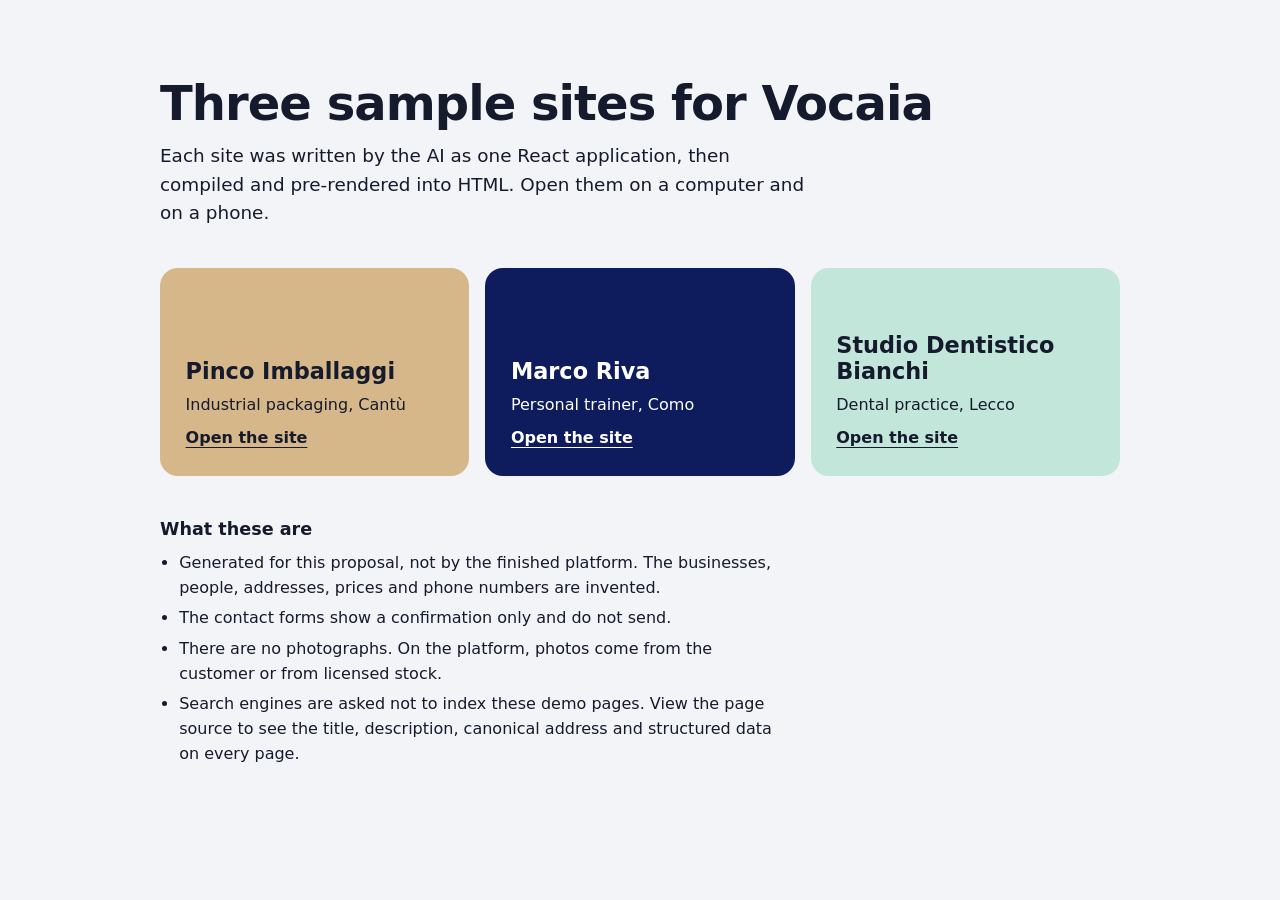
<file: index.html>
<!doctype html>
<html lang="en">
<head>
<meta charset="utf-8">
<meta name="viewport" content="width=device-width, initial-scale=1">
<meta name="robots" content="noindex">
<title>Vocaia: three sample sites</title>
<style>
*{box-sizing:border-box}body{margin:0;font-family:system-ui,-apple-system,"Segoe UI",sans-serif;background:#f3f4f7;color:#151a2d;line-height:1.55}
main{width:min(100% - 2.5rem,60rem);margin:0 auto;padding:clamp(2.5rem,6vw,5rem) 0}
h1{font-size:clamp(1.9rem,1.3rem + 2.6vw,3rem);line-height:1.1;margin:0 0 .8rem;letter-spacing:-.02em}
.lead{font-size:1.15rem;max-width:56ch;margin:0 0 2.5rem}
ul{list-style:none;padding:0;margin:0;display:grid;gap:1rem;grid-template-columns:repeat(auto-fit,minmax(16rem,1fr))}
a.card{display:grid;gap:.5rem;align-content:end;min-height:13rem;padding:1.6rem;border-radius:18px;text-decoration:none;color:inherit}
a.card:focus-visible{outline:3px solid #151a2d;outline-offset:3px}
.card h2{margin:0;font-size:1.4rem;line-height:1.15}.card p{margin:0}.card span{font-weight:600;text-decoration:underline;text-underline-offset:.25em}
.c1{background:#D6B78A}a.card.c2{background:#0E1B5C;color:#fff}.c3{background:#C3E6DA}
.notes{margin-top:2.5rem;max-width:62ch}.notes h2{font-size:1.1rem;margin:0 0 .5rem}.notes li{margin:.35rem 0}.notes ul{display:block;list-style:disc;padding-left:1.2rem}
</style>
</head>
<body>
<main>
<h1>Three sample sites for Vocaia</h1>
<p class="lead">Each site was written by the AI as one React application, then compiled and pre-rendered into HTML. Open them on a computer and on a phone.</p>
<ul>
<li><a class="card c1" href="pinco/index.html"><h2>Pinco Imballaggi</h2><p>Industrial packaging, Cantù</p><span>Open the site</span></a></li>
<li><a class="card c2" href="marco-riva/index.html"><h2>Marco Riva</h2><p>Personal trainer, Como</p><span>Open the site</span></a></li>
<li><a class="card c3" href="studio-bianchi/index.html"><h2>Studio Dentistico Bianchi</h2><p>Dental practice, Lecco</p><span>Open the site</span></a></li>
</ul>
<div class="notes">
<h2>What these are</h2>
<ul>
<li>Generated for this proposal, not by the finished platform. The businesses, people, addresses, prices and phone numbers are invented.</li>
<li>The contact forms show a confirmation only and do not send.</li>
<li>There are no photographs. On the platform, photos come from the customer or from licensed stock.</li>
<li>Search engines are asked not to index these demo pages. View the page source to see the title, description, canonical address and structured data on every page.</li>
</ul>
</div>
</main>
</body>
</html>
</file>
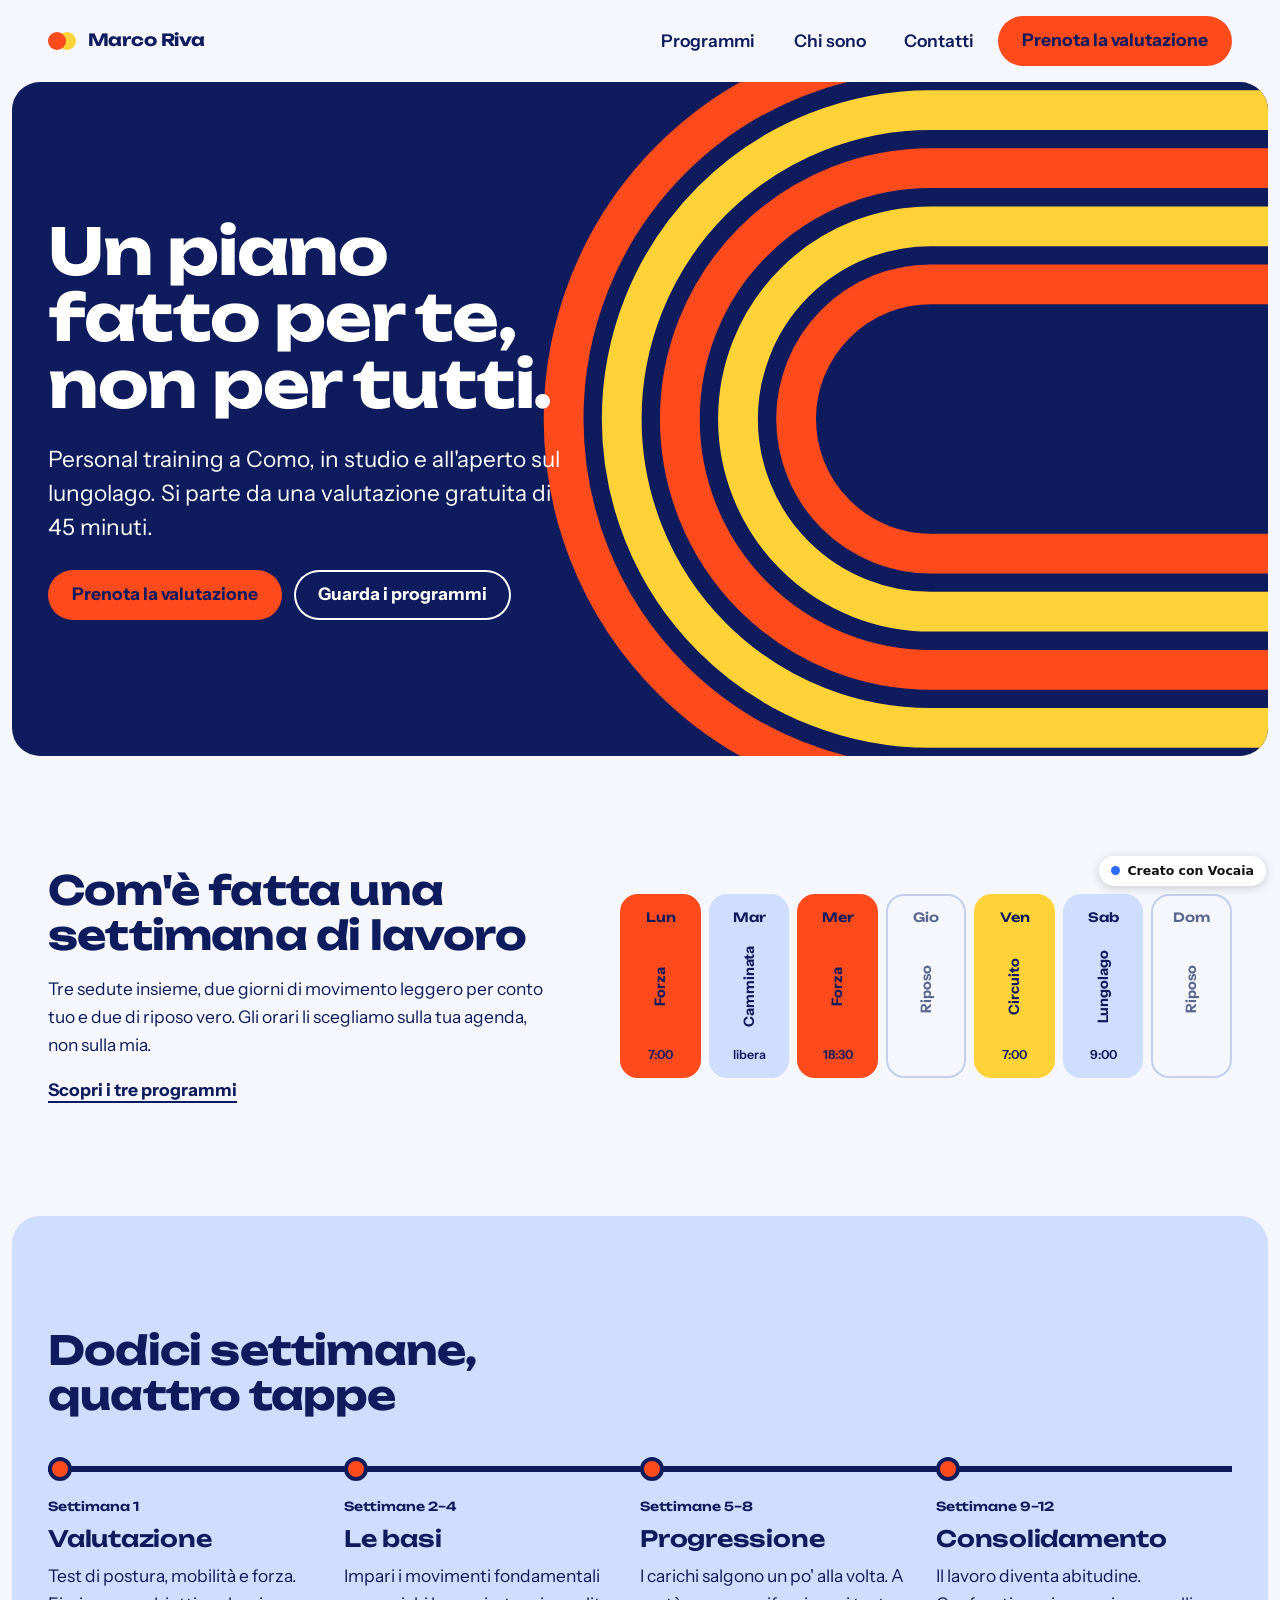
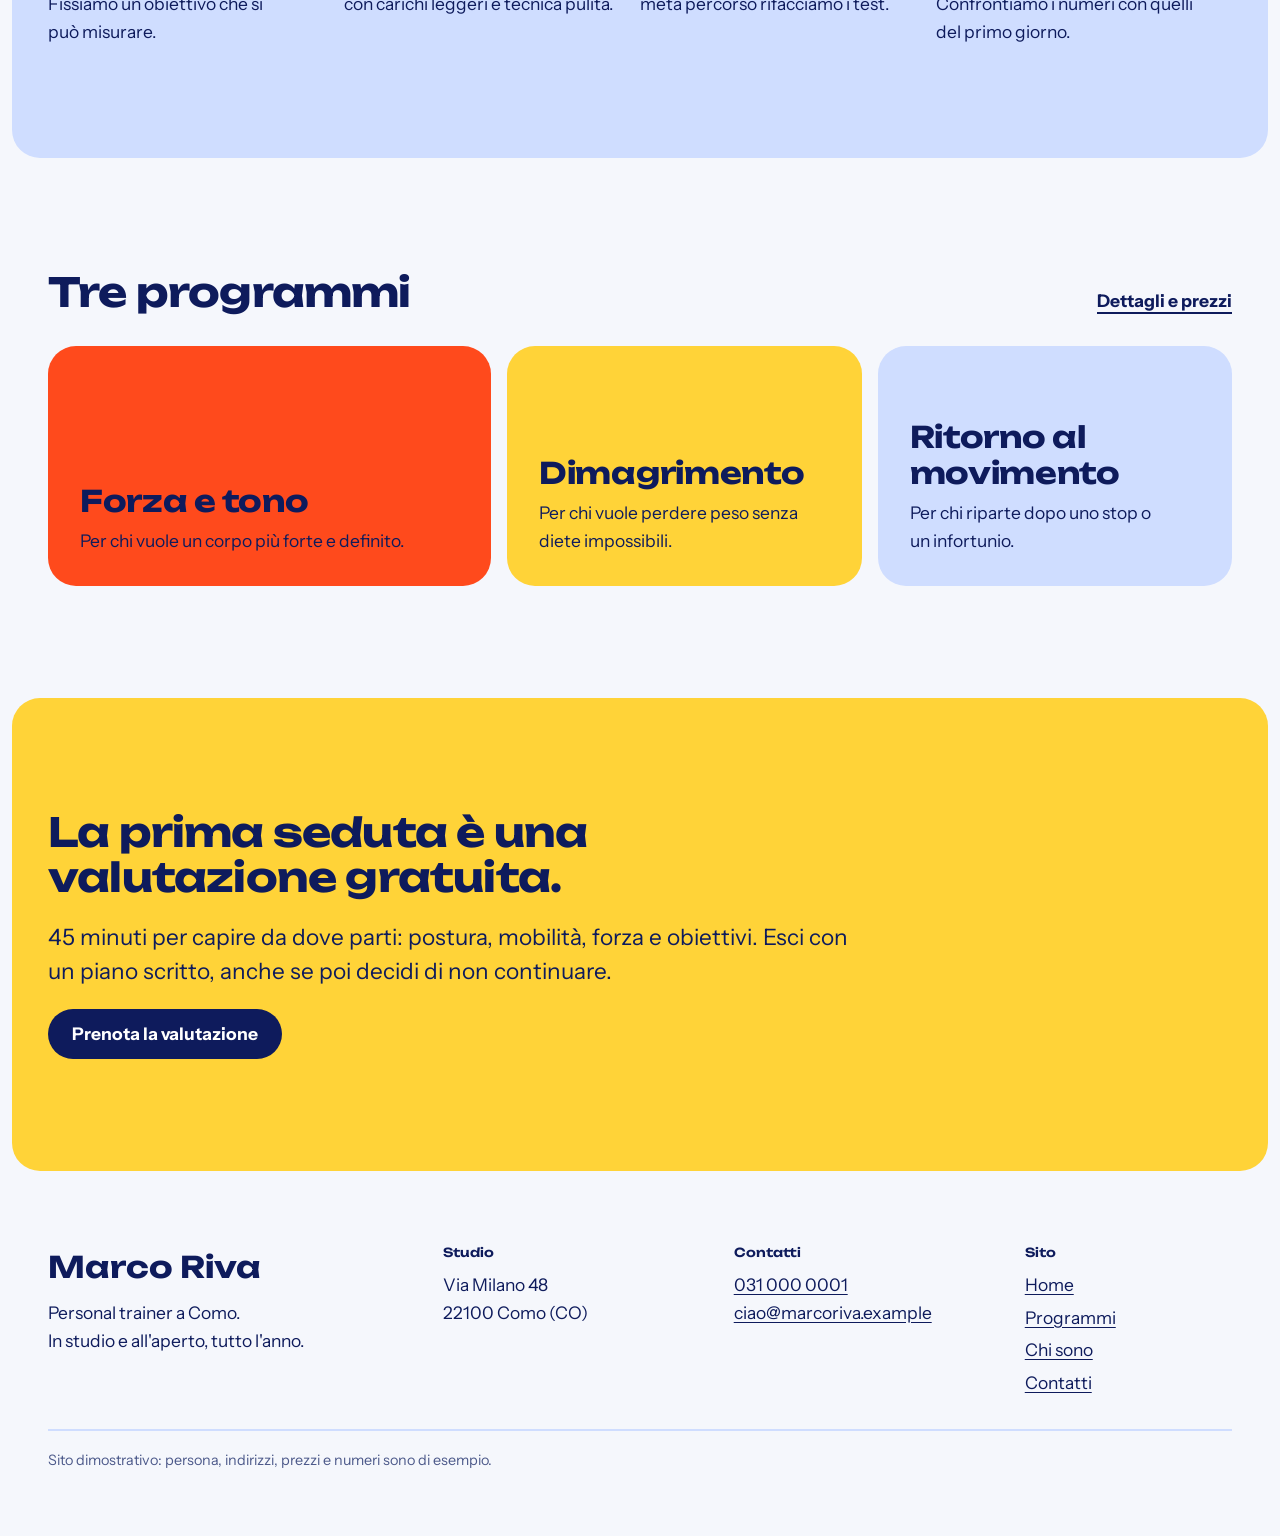
<file: marco-riva/index.html>
<!doctype html>
<html lang="it">
<head>
<meta charset="utf-8">
<meta name="viewport" content="width=device-width, initial-scale=1">
<title>Marco Riva | Personal trainer a Como, in studio e sul lungolago</title>
<meta name="description" content="Personal training a Como con un piano scritto su misura. Sedute in studio e all'aperto, valutazione iniziale gratuita di 45 minuti.">
<link rel="canonical" href="https://marcoriva.vocaia.com/">
<meta property="og:type" content="website">
<meta property="og:locale" content="it_IT">
<meta property="og:site_name" content="Marco Riva Personal Trainer">
<meta property="og:title" content="Marco Riva | Personal trainer a Como, in studio e sul lungolago">
<meta property="og:description" content="Personal training a Como con un piano scritto su misura. Sedute in studio e all'aperto, valutazione iniziale gratuita di 45 minuti.">
<meta property="og:url" content="https://marcoriva.vocaia.com/">
<meta name="theme-color" content="#0E1B5C">
<meta name="generator" content="Vocaia (sample)">
<meta name="robots" content="noindex">
<link rel="stylesheet" href="styles.css">
<script type="application/ld+json">{"@context":"https://schema.org","@type":"HealthClub","name":"Marco Riva Personal Trainer","description":"Personal training a Como, in studio e all'aperto sul lungolago. Valutazione iniziale gratuita.","url":"https://marcoriva.vocaia.com/","telephone":"+39 031 000 0001","priceRange":"€€","address":{"@type":"PostalAddress","streetAddress":"Via Milano 48","postalCode":"22100","addressLocality":"Como","addressRegion":"CO","addressCountry":"IT"},"openingHoursSpecification":[{"@type":"OpeningHoursSpecification","dayOfWeek":["Monday","Tuesday","Wednesday","Thursday","Friday"],"opens":"06:30","closes":"21:00"},{"@type":"OpeningHoursSpecification","dayOfWeek":["Saturday"],"opens":"08:00","closes":"13:00"}]}</script>
</head>
<body>
<header class="site-header"><a class="skip" href="#contenuto">Vai al contenuto</a><div class="wrap nav"><a class="nav__brand" href="index.html" aria-label="Marco Riva Personal Trainer, home"><span class="brand-dot" aria-hidden="true"></span><span class="brand-name">Marco Riva</span></a><button class="nav__toggle" data-nav-toggle="true" aria-expanded="false" aria-controls="menu" aria-label="Apri il menu"><svg viewBox="0 0 28 28" fill="none" stroke="currentColor" stroke-width="2.5" stroke-linecap="round"><path d="M4 9h20M4 19h20"></path></svg></button><nav class="nav__links" id="menu" data-nav-links="true" aria-label="Menu principale"><a href="programmi.html">Programmi</a><a href="chi-sono.html">Chi sono</a><a href="contatti.html">Contatti</a><a class="btn btn--orange" href="contatti.html#prenota">Prenota la valutazione</a></nav></div></header><main id="contenuto"><section class="hero"><svg class="hero__track" viewBox="0 0 520 520" fill="none" aria-hidden="true"><rect x="20" y="20" width="900" height="480" rx="240" stroke="#FF4A1C" stroke-width="26"></rect><rect x="58" y="58" width="824" height="404" rx="202" stroke="#FFD338" stroke-width="26"></rect><rect x="96" y="96" width="748" height="328" rx="164" stroke="#FF4A1C" stroke-width="26"></rect><rect x="134" y="134" width="672" height="252" rx="126" stroke="#FFD338" stroke-width="26"></rect><rect x="172" y="172" width="596" height="176" rx="88" stroke="#FF4A1C" stroke-width="26"></rect><rect x="39" y="39" width="862" height="442" rx="221" stroke="#0E1B5C" stroke-width="2"></rect><rect x="77" y="77" width="786" height="366" rx="183" stroke="#0E1B5C" stroke-width="2"></rect><rect x="115" y="115" width="710" height="290" rx="145" stroke="#0E1B5C" stroke-width="2"></rect><rect x="153" y="153" width="634" height="214" rx="107" stroke="#0E1B5C" stroke-width="2"></rect></svg><div class="wrap hero__in"><h1>Un piano fatto per te, non per tutti.</h1><p class="lead">Personal training a Como, in studio e all&#x27;aperto sul lungolago. Si parte da una valutazione gratuita di 45 minuti.</p><div class="hero__actions"><a class="btn btn--orange" href="contatti.html#prenota">Prenota la valutazione</a><a class="btn btn--ghost" href="programmi.html">Guarda i programmi</a></div></div></section><section class="section"><div class="wrap week"><div class="week__text"><h2>Com&#x27;è fatta una settimana di lavoro</h2><p>Tre sedute insieme, due giorni di movimento leggero per conto tuo e due di riposo vero. Gli orari li scegliamo sulla tua agenda, non sulla mia.</p><a class="textlink" href="programmi.html">Scopri i tre programmi</a></div><ol class="week__grid" aria-label="Esempio di settimana di allenamento"><li class="day day--orange"><span class="day__g">Lun</span><span class="day__a">Forza</span><span class="day__o">7:00</span></li><li class="day day--sky"><span class="day__g">Mar</span><span class="day__a">Camminata</span><span class="day__o">libera</span></li><li class="day day--orange"><span class="day__g">Mer</span><span class="day__a">Forza</span><span class="day__o">18:30</span></li><li class="day day--off"><span class="day__g">Gio</span><span class="day__a">Riposo</span><span class="day__o"></span></li><li class="day day--yellow"><span class="day__g">Ven</span><span class="day__a">Circuito</span><span class="day__o">7:00</span></li><li class="day day--sky"><span class="day__g">Sab</span><span class="day__a">Lungolago</span><span class="day__o">9:00</span></li><li class="day day--off"><span class="day__g">Dom</span><span class="day__a">Riposo</span><span class="day__o"></span></li></ol></div></section><section class="section section--tint"><div class="wrap"><h2 class="h-wide">Dodici settimane, quattro tappe</h2><ol class="tappe"><li><span class="tappe__w">Settimana 1</span><h3>Valutazione</h3><p>Test di postura, mobilità e forza. Fissiamo un obiettivo che si può misurare.</p></li><li><span class="tappe__w">Settimane 2–4</span><h3>Le basi</h3><p>Impari i movimenti fondamentali con carichi leggeri e tecnica pulita.</p></li><li><span class="tappe__w">Settimane 5–8</span><h3>Progressione</h3><p>I carichi salgono un po&#x27; alla volta. A metà percorso rifacciamo i test.</p></li><li><span class="tappe__w">Settimane 9–12</span><h3>Consolidamento</h3><p>Il lavoro diventa abitudine. Confrontiamo i numeri con quelli del primo giorno.</p></li></ol></div></section><section class="section"><div class="wrap"><div class="rowhead"><h2>Tre programmi</h2><a class="textlink" href="programmi.html">Dettagli e prezzi</a></div><ul class="progs"><li class="prog prog--orange"><h3><a href="programmi.html#forza">Forza e tono</a></h3><p>Per chi vuole un corpo più forte e definito.</p></li><li class="prog prog--yellow"><h3><a href="programmi.html#dimagrimento">Dimagrimento</a></h3><p>Per chi vuole perdere peso senza diete impossibili.</p></li><li class="prog prog--sky"><h3><a href="programmi.html#rientro">Ritorno al movimento</a></h3><p>Per chi riparte dopo uno stop o un infortunio.</p></li></ul></div></section><section class="cta"><div class="wrap cta__in"><h2>La prima seduta è una valutazione gratuita.</h2><p>45 minuti per capire da dove parti: postura, mobilità, forza e obiettivi. Esci con un piano scritto, anche se poi decidi di non continuare.</p><a class="btn btn--blue" href="contatti.html#prenota">Prenota la valutazione</a></div></section></main><footer class="footer"><div class="wrap footer__grid"><div><p class="footer__name">Marco Riva</p><p>Personal trainer a Como.<br/>In studio e all&#x27;aperto, tutto l&#x27;anno.</p></div><div><p class="footer__h">Studio</p><p>Via Milano 48<br/>22100 Como (CO)</p></div><div><p class="footer__h">Contatti</p><p><a href="tel:+390310000001">031 000 0001</a><br/><a href="mailto:ciao@marcoriva.example">ciao@marcoriva.example</a></p></div><nav aria-label="Pagine del sito"><p class="footer__h">Sito</p><ul class="footer__links"><li><a href="index.html">Home</a></li><li><a href="programmi.html">Programmi</a></li><li><a href="chi-sono.html">Chi sono</a></li><li><a href="contatti.html">Contatti</a></li></ul></nav></div><div class="wrap footer__legal"><p>Sito dimostrativo: persona, indirizzi, prezzi e numeri sono di esempio.</p></div></footer>
<a class="vocaia-badge" href="#" aria-label="Sito creato con Vocaia"><i></i>Creato con Vocaia</a>
<script src="site.js" defer></script>
</body>
</html>
</file>
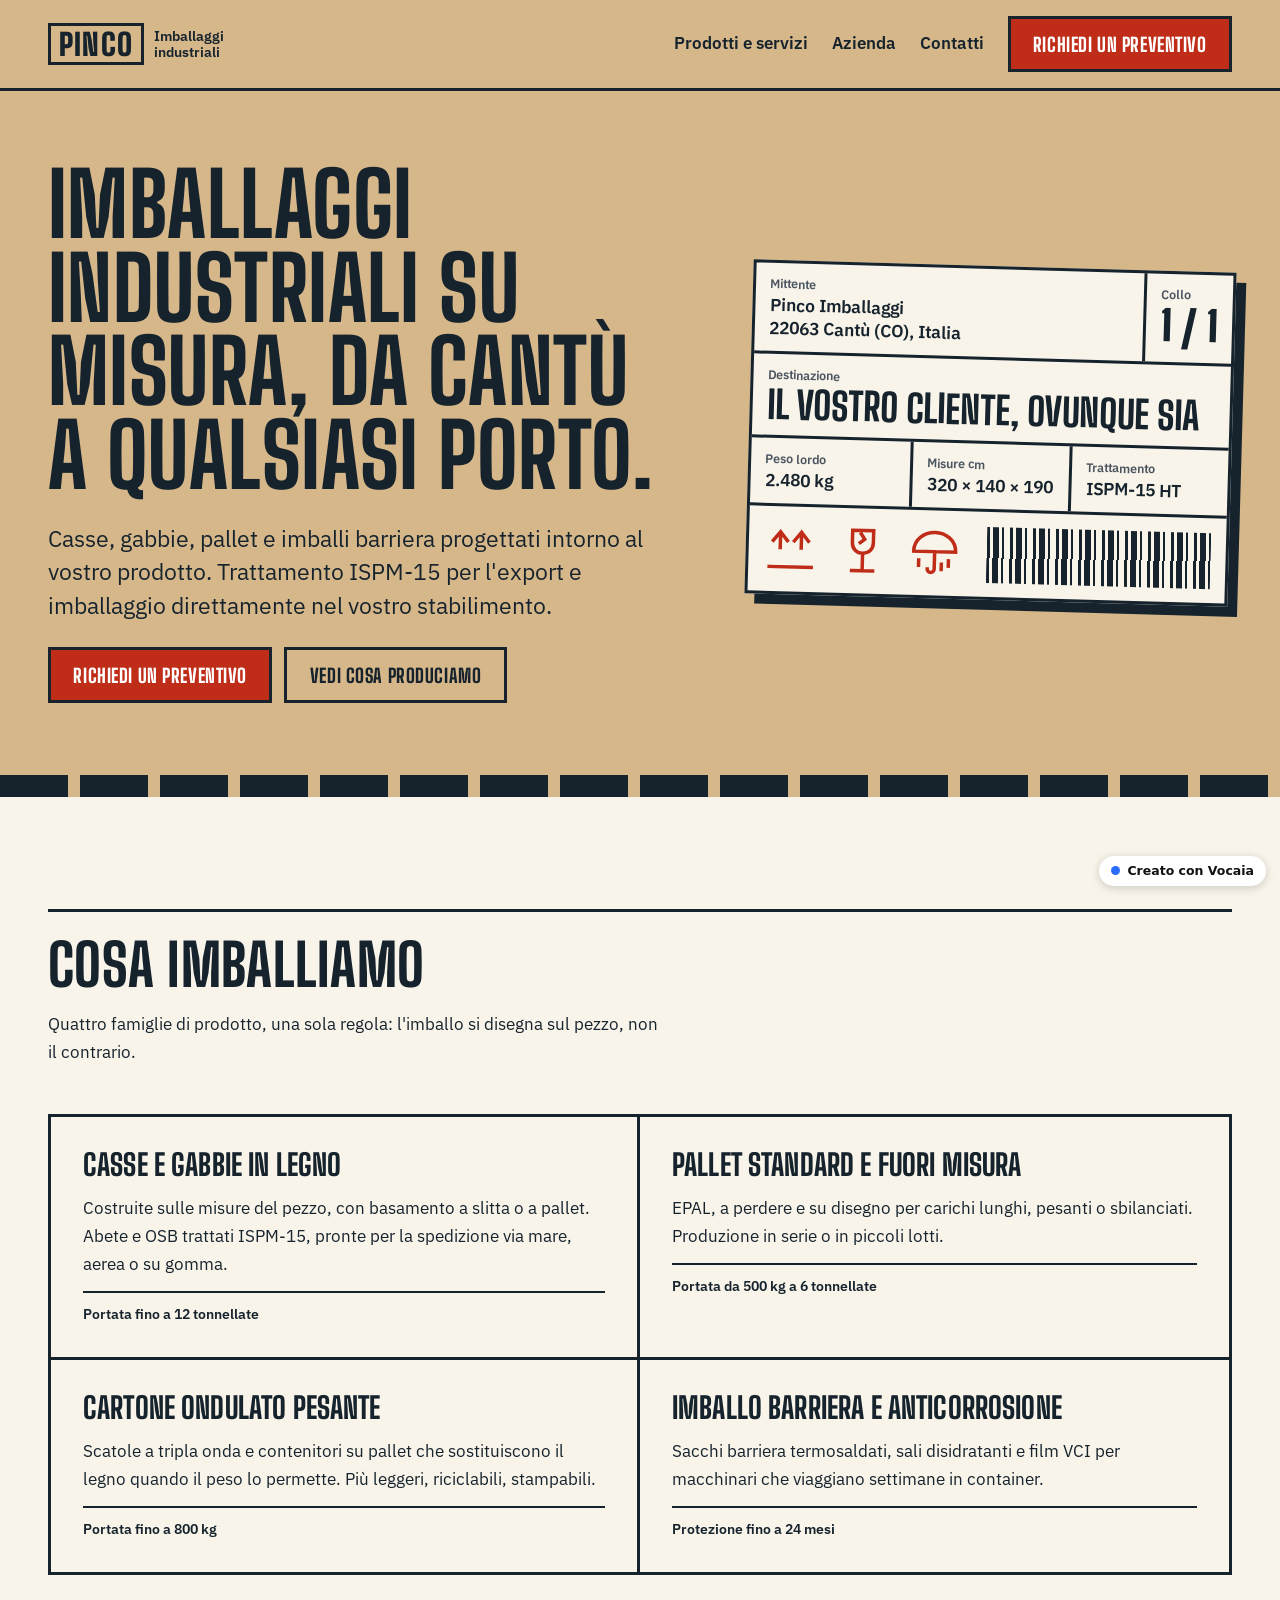
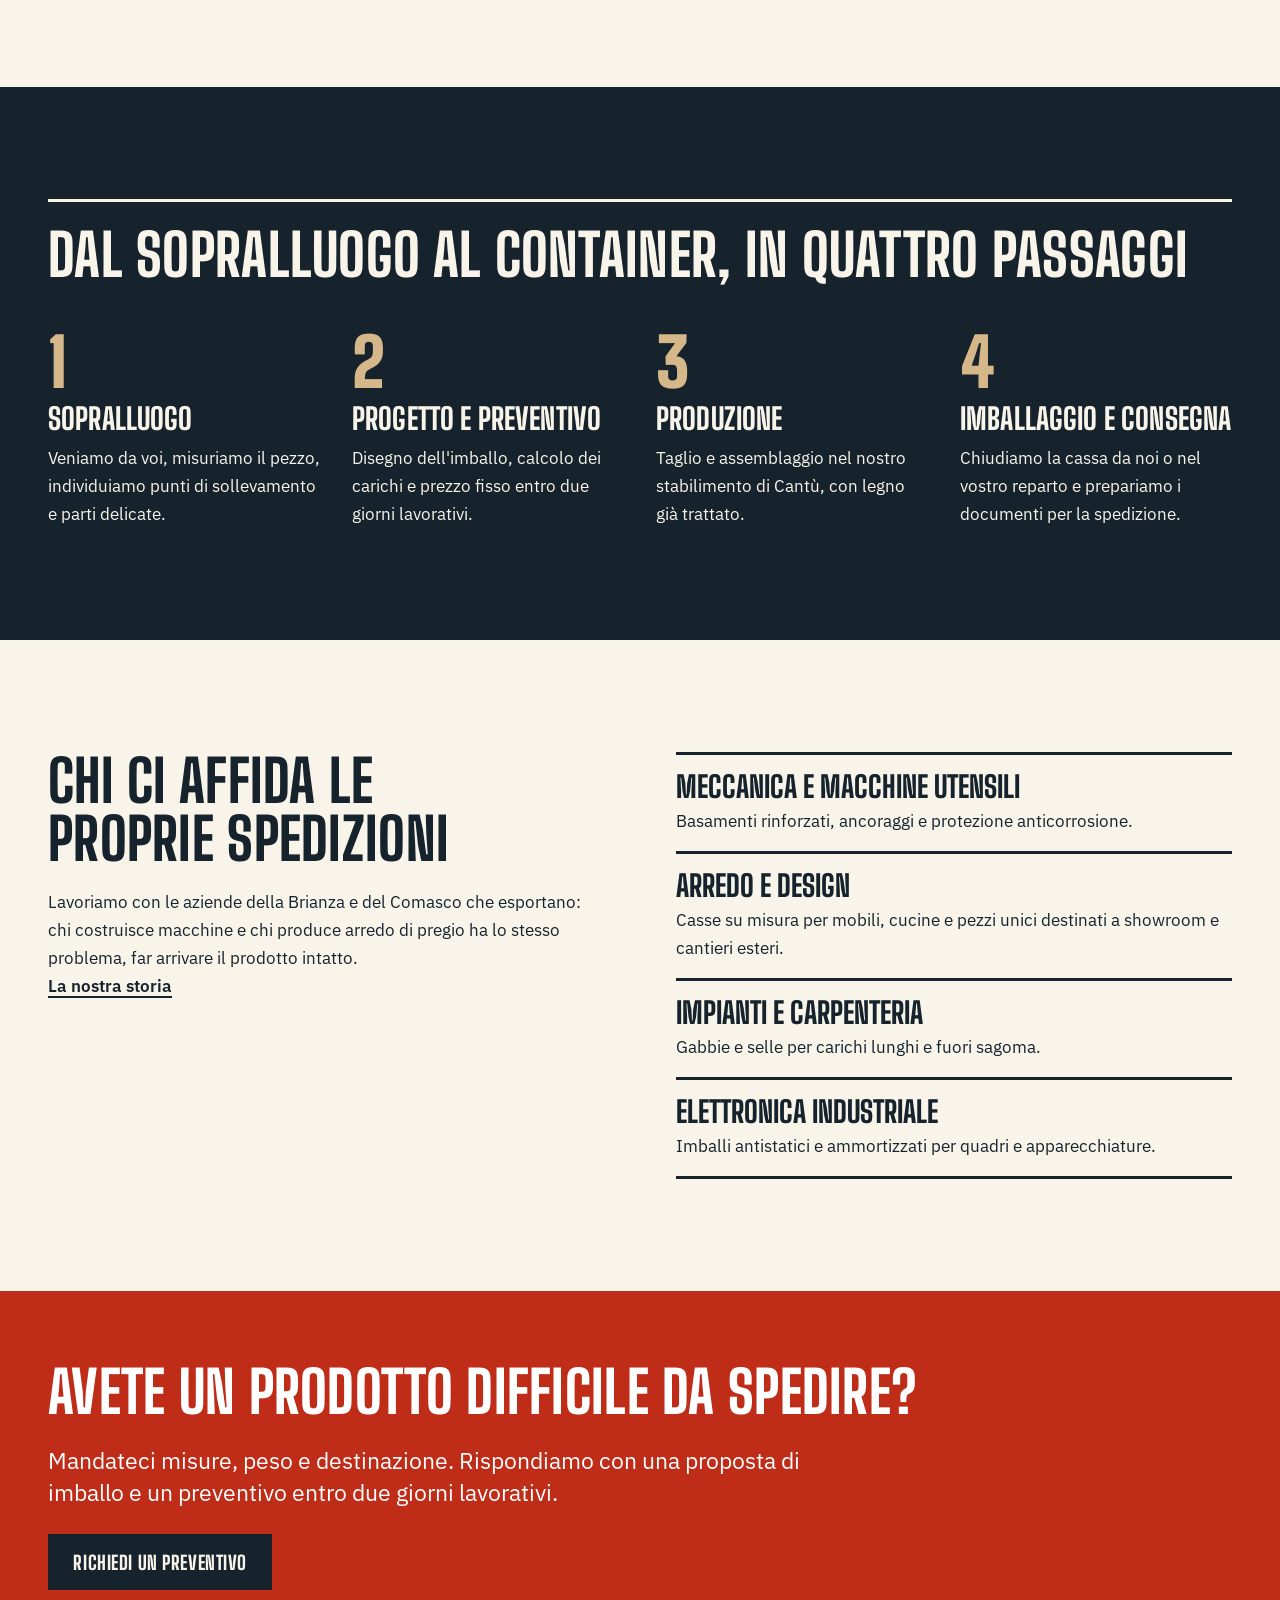
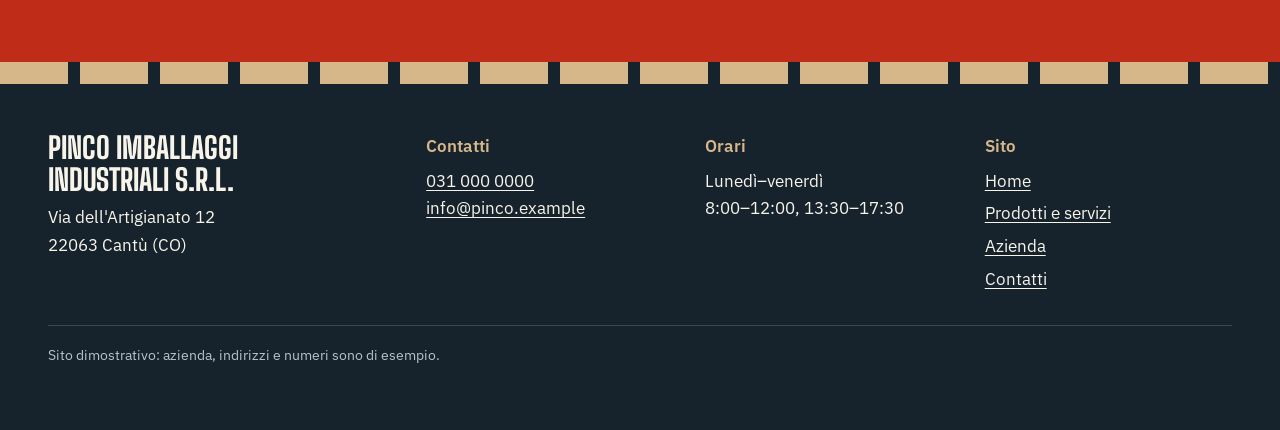
<file: pinco/index.html>
<!doctype html>
<html lang="it">
<head>
<meta charset="utf-8">
<meta name="viewport" content="width=device-width, initial-scale=1">
<title>Pinco Imballaggi Industriali | Casse, gabbie e pallet su misura a Cantù</title>
<meta name="description" content="Imballaggi industriali su misura a Cantù (CO): casse e gabbie in legno ISPM-15, pallet, cartone pesante e imballi barriera per l'export.">
<link rel="canonical" href="https://pinco.vocaia.com/">
<meta property="og:type" content="website">
<meta property="og:locale" content="it_IT">
<meta property="og:site_name" content="Pinco Imballaggi Industriali">
<meta property="og:title" content="Pinco Imballaggi Industriali | Casse, gabbie e pallet su misura a Cantù">
<meta property="og:description" content="Imballaggi industriali su misura a Cantù (CO): casse e gabbie in legno ISPM-15, pallet, cartone pesante e imballi barriera per l'export.">
<meta property="og:url" content="https://pinco.vocaia.com/">
<meta name="theme-color" content="#16232D">
<meta name="generator" content="Vocaia (sample)">
<meta name="robots" content="noindex">
<link rel="stylesheet" href="styles.css">
<script type="application/ld+json">{"@context":"https://schema.org","@type":"LocalBusiness","name":"Pinco Imballaggi Industriali S.r.l.","description":"Imballaggi industriali su misura: casse e gabbie in legno, pallet, cartone pesante e imballi barriera.","url":"https://pinco.vocaia.com/","telephone":"+39 031 000 0000","email":"info@pinco.example","address":{"@type":"PostalAddress","streetAddress":"Via dell'Artigianato 12","postalCode":"22063","addressLocality":"Cantù","addressRegion":"CO","addressCountry":"IT"},"openingHoursSpecification":[{"@type":"OpeningHoursSpecification","dayOfWeek":["Monday","Tuesday","Wednesday","Thursday","Friday"],"opens":"08:00","closes":"17:30"}],"areaServed":"Lombardia"}</script>
</head>
<body>
<header class="site-header"><a class="skip" href="#contenuto">Vai al contenuto</a><div class="wrap nav"><a class="nav__brand" href="index.html" aria-label="Pinco Imballaggi Industriali, home"><span class="brand-box">PINCO</span><span class="brand-sub">Imballaggi industriali</span></a><button class="nav__toggle" data-nav-toggle="true" aria-expanded="false" aria-controls="menu" aria-label="Apri il menu"><svg viewBox="0 0 28 28" fill="none" stroke="currentColor" stroke-width="3"><path d="M3 7h22M3 14h22M3 21h22"></path></svg></button><nav class="nav__links" id="menu" data-nav-links="true" aria-label="Menu principale"><a href="prodotti-e-servizi.html">Prodotti e servizi</a><a href="azienda.html">Azienda</a><a href="contatti.html">Contatti</a><a class="btn btn--red" href="contatti.html#preventivo">Richiedi un preventivo</a></nav></div></header><main id="contenuto"><section class="hero"><div class="wrap hero__grid"><div class="hero__text stack" style="--flow:1.5rem"><h1>Imballaggi industriali su misura, da Cantù a qualsiasi porto.</h1><p class="lead measure">Casse, gabbie, pallet e imballi barriera progettati intorno al vostro prodotto. Trattamento ISPM-15 per l&#x27;export e imballaggio direttamente nel vostro stabilimento.</p><div class="hero__actions"><a class="btn btn--red" href="contatti.html#preventivo">Richiedi un preventivo</a><a class="btn btn--line" href="prodotti-e-servizi.html">Vedi cosa produciamo</a></div></div><div class="label" role="img" aria-label="Etichetta di spedizione Pinco: mittente Cantù, trattamento ISPM-15, alto, fragile, teme l&#x27;umidità"><div class="label__row label__row--2"><div><span class="label__k">Mittente</span><span class="label__v">Pinco Imballaggi<br/>22063 Cantù (CO), Italia</span></div><div><span class="label__k">Collo</span><span class="label__v label__big">1 / 1</span></div></div><div class="label__row"><div><span class="label__k">Destinazione</span><span class="label__v label__dest">Il vostro cliente, ovunque sia</span></div></div><div class="label__row label__row--3"><div><span class="label__k">Peso lordo</span><span class="label__v">2.480 kg</span></div><div><span class="label__k">Misure cm</span><span class="label__v">320 × 140 × 190</span></div><div><span class="label__k">Trattamento</span><span class="label__v">ISPM-15 HT</span></div></div><div class="label__marks"><svg viewBox="0 0 64 64" width="56" height="56" fill="none" stroke="currentColor" stroke-width="4" stroke-linecap="square" aria-hidden="true"><path d="M20 30 L20 14 M12 22 L20 12 L28 22 M44 30 L44 14 M36 22 L44 12 L52 22 M8 52 H56"></path></svg><svg viewBox="0 0 64 64" width="56" height="56" fill="none" stroke="currentColor" stroke-width="4" stroke-linecap="square" aria-hidden="true"><path d="M20 8 H44 V22 C44 30 38 34 32 34 C26 34 20 30 20 22 Z M32 34 V52 M20 54 H44 M30 12 L34 18 L29 22"></path></svg><svg viewBox="0 0 64 64" width="56" height="56" fill="none" stroke="currentColor" stroke-width="4" stroke-linecap="square" aria-hidden="true"><path d="M8 30 C8 16 20 8 32 8 C44 8 56 16 56 30 Z M32 30 V50 C32 55 24 55 24 50 M14 40 v6 M48 40 v6 M40 44 v6"></path></svg><div class="label__bars" aria-hidden="true"></div></div></div></div><div class="slats" aria-hidden="true"></div></section><section class="section"><div class="wrap"><div class="head"><h2>Cosa imballiamo</h2><p class="measure">Quattro famiglie di prodotto, una sola regola: l&#x27;imballo si disegna sul pezzo, non il contrario.</p></div><ul class="prod"><li class="prod__item"><h3><a href="prodotti-e-servizi.html#casse">Casse e gabbie in legno</a></h3><p>Costruite sulle misure del pezzo, con basamento a slitta o a pallet. Abete e OSB trattati ISPM-15, pronte per la spedizione via mare, aerea o su gomma.</p><p class="prod__cap">Portata fino a 12 tonnellate</p></li><li class="prod__item"><h3><a href="prodotti-e-servizi.html#pallet">Pallet standard e fuori misura</a></h3><p>EPAL, a perdere e su disegno per carichi lunghi, pesanti o sbilanciati. Produzione in serie o in piccoli lotti.</p><p class="prod__cap">Portata da 500 kg a 6 tonnellate</p></li><li class="prod__item"><h3><a href="prodotti-e-servizi.html#cartone">Cartone ondulato pesante</a></h3><p>Scatole a tripla onda e contenitori su pallet che sostituiscono il legno quando il peso lo permette. Più leggeri, riciclabili, stampabili.</p><p class="prod__cap">Portata fino a 800 kg</p></li><li class="prod__item"><h3><a href="prodotti-e-servizi.html#barriera">Imballo barriera e anticorrosione</a></h3><p>Sacchi barriera termosaldati, sali disidratanti e film VCI per macchinari che viaggiano settimane in container.</p><p class="prod__cap">Protezione fino a 24 mesi</p></li></ul></div></section><section class="section section--ink"><div class="wrap"><div class="head"><h2>Dal sopralluogo al container, in quattro passaggi</h2></div><ol class="steps"><li><span class="steps__n">1</span><h3>Sopralluogo</h3><p>Veniamo da voi, misuriamo il pezzo, individuiamo punti di sollevamento e parti delicate.</p></li><li><span class="steps__n">2</span><h3>Progetto e preventivo</h3><p>Disegno dell&#x27;imballo, calcolo dei carichi e prezzo fisso entro due giorni lavorativi.</p></li><li><span class="steps__n">3</span><h3>Produzione</h3><p>Taglio e assemblaggio nel nostro stabilimento di Cantù, con legno già trattato.</p></li><li><span class="steps__n">4</span><h3>Imballaggio e consegna</h3><p>Chiudiamo la cassa da noi o nel vostro reparto e prepariamo i documenti per la spedizione.</p></li></ol></div></section><section class="section"><div class="wrap split"><div class="stack" style="--flow:1.25rem"><h2>Chi ci affida le proprie spedizioni</h2><p class="measure">Lavoriamo con le aziende della Brianza e del Comasco che esportano: chi costruisce macchine e chi produce arredo di pregio ha lo stesso problema, far arrivare il prodotto intatto.</p><a class="textlink" href="azienda.html">La nostra storia</a></div><dl class="sectors"><div><dt>Meccanica e macchine utensili</dt><dd>Basamenti rinforzati, ancoraggi e protezione anticorrosione.</dd></div><div><dt>Arredo e design</dt><dd>Casse su misura per mobili, cucine e pezzi unici destinati a showroom e cantieri esteri.</dd></div><div><dt>Impianti e carpenteria</dt><dd>Gabbie e selle per carichi lunghi e fuori sagoma.</dd></div><div><dt>Elettronica industriale</dt><dd>Imballi antistatici e ammortizzati per quadri e apparecchiature.</dd></div></dl></div></section><section class="cta"><div class="wrap cta__in"><h2>Avete un prodotto difficile da spedire?</h2><p>Mandateci misure, peso e destinazione. Rispondiamo con una proposta di imballo e un preventivo entro due giorni lavorativi.</p><a class="btn btn--ink" href="contatti.html#preventivo">Richiedi un preventivo</a></div></section></main><footer class="footer"><div class="slats" aria-hidden="true"></div><div class="wrap footer__grid"><div><p class="footer__name">Pinco Imballaggi Industriali S.r.l.</p><p>Via dell&#x27;Artigianato 12<br/>22063 Cantù (CO)</p></div><div><p class="footer__h">Contatti</p><p><a href="tel:+390310000000">031 000 0000</a><br/><a href="mailto:info@pinco.example">info@pinco.example</a></p></div><div><p class="footer__h">Orari</p><p>Lunedì–venerdì<br/>8:00–12:00, 13:30–17:30</p></div><nav aria-label="Pagine del sito"><p class="footer__h">Sito</p><ul class="footer__links"><li><a href="index.html">Home</a></li><li><a href="prodotti-e-servizi.html">Prodotti e servizi</a></li><li><a href="azienda.html">Azienda</a></li><li><a href="contatti.html">Contatti</a></li></ul></nav></div><div class="wrap footer__legal"><p>Sito dimostrativo: azienda, indirizzi e numeri sono di esempio.</p></div></footer>
<a class="vocaia-badge" href="#" aria-label="Sito creato con Vocaia"><i></i>Creato con Vocaia</a>
<script src="site.js" defer></script>
</body>
</html>
</file>
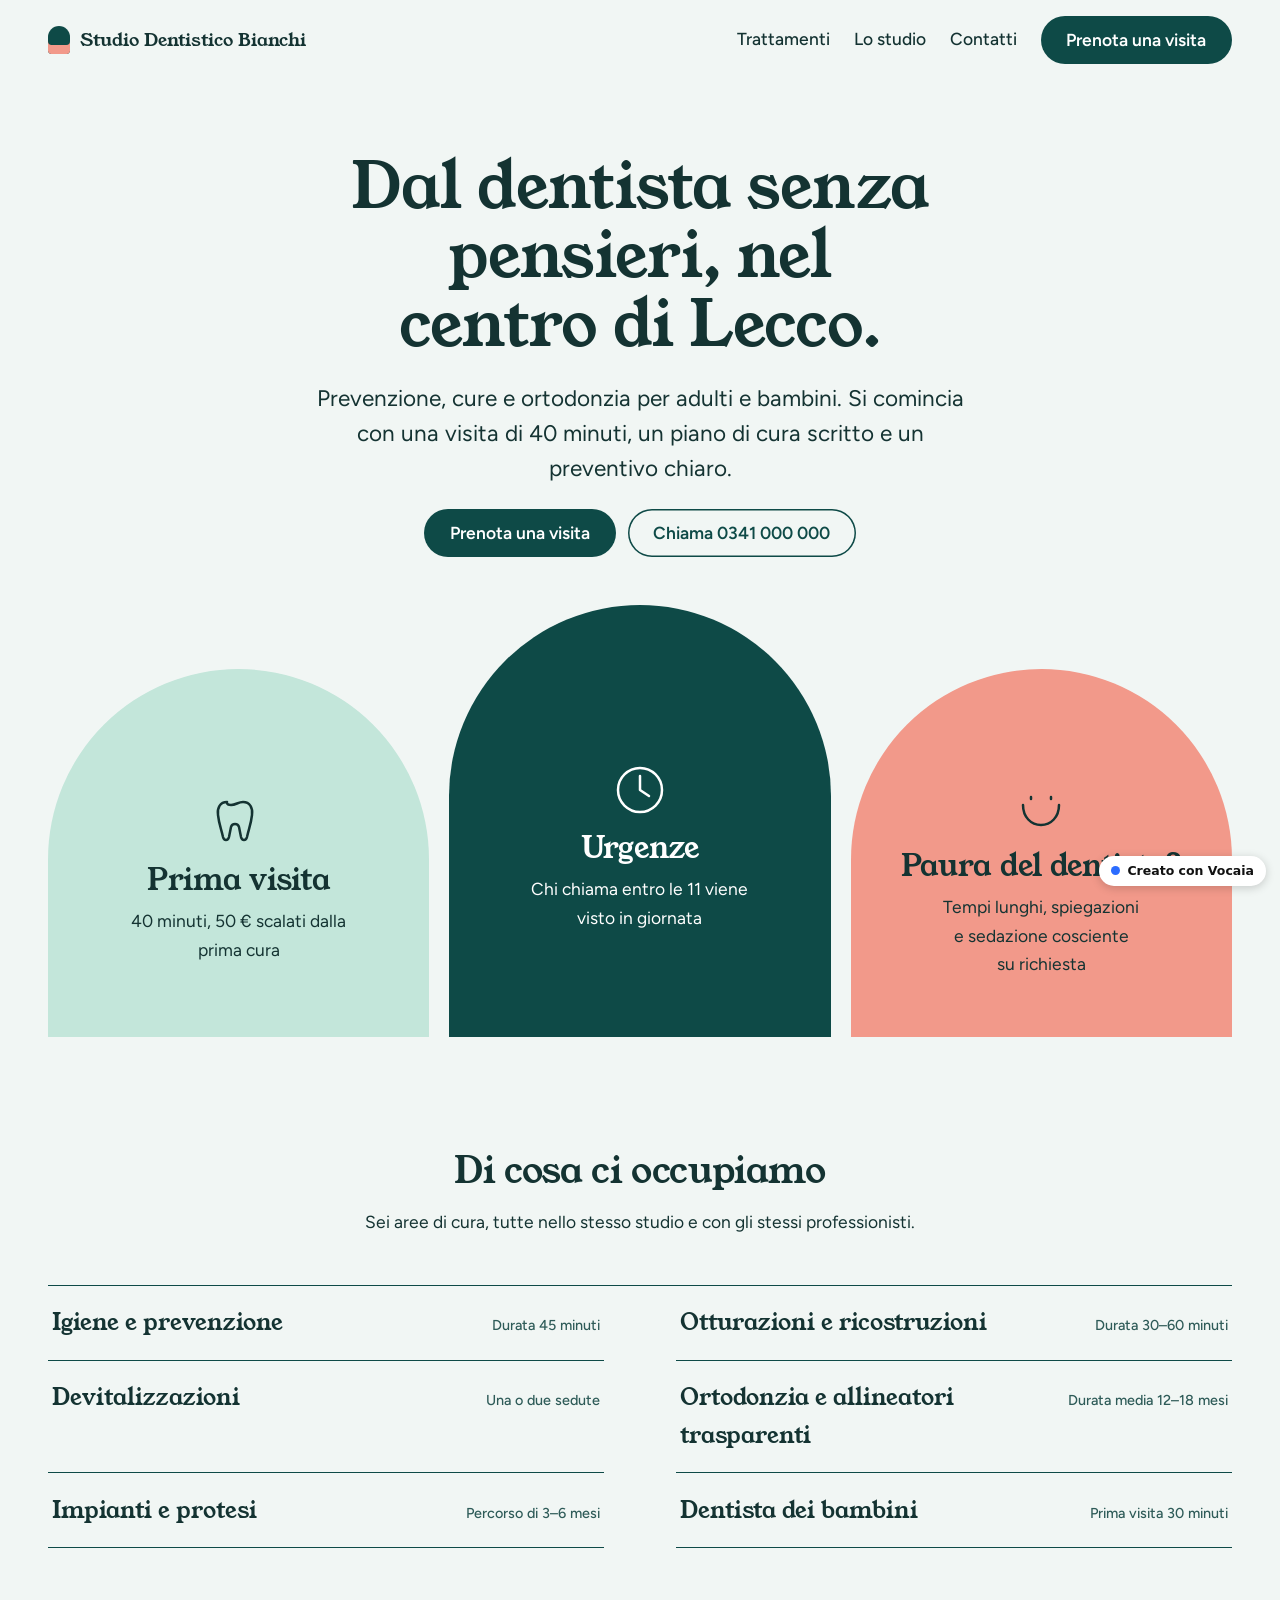
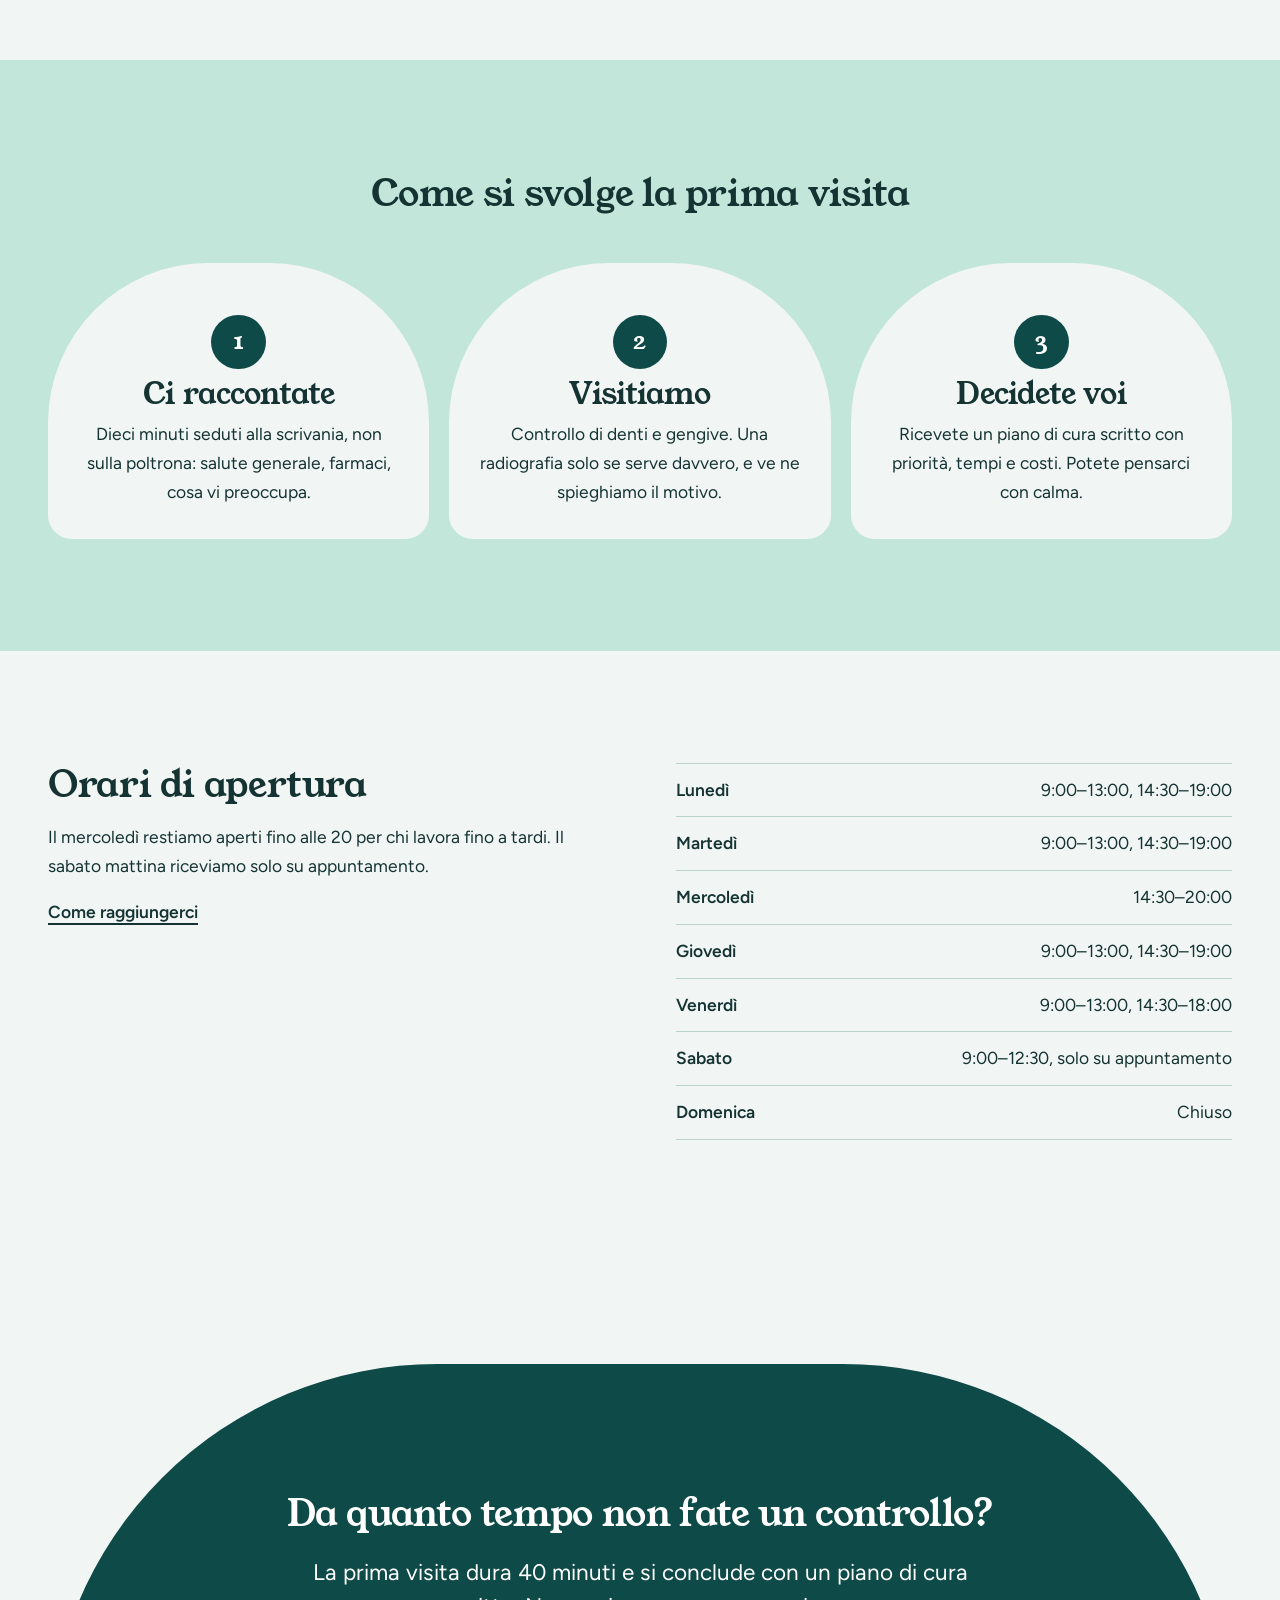
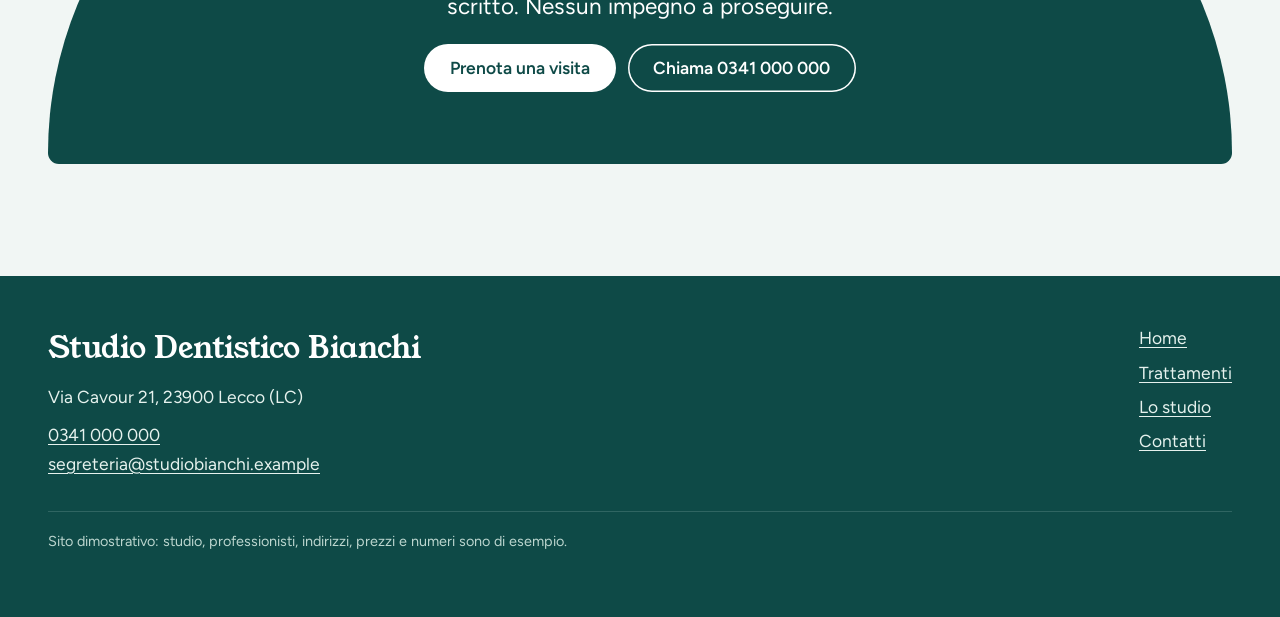
<file: studio-bianchi/index.html>
<!doctype html>
<html lang="it">
<head>
<meta charset="utf-8">
<meta name="viewport" content="width=device-width, initial-scale=1">
<title>Studio Dentistico Bianchi | Dentista nel centro di Lecco</title>
<meta name="description" content="Dentista a Lecco per adulti e bambini: igiene, cure, ortodonzia e impianti. Prima visita di 40 minuti con piano di cura scritto. Urgenze in giornata.">
<link rel="canonical" href="https://studiobianchi.vocaia.com/">
<meta property="og:type" content="website">
<meta property="og:locale" content="it_IT">
<meta property="og:site_name" content="Studio Dentistico Bianchi">
<meta property="og:title" content="Studio Dentistico Bianchi | Dentista nel centro di Lecco">
<meta property="og:description" content="Dentista a Lecco per adulti e bambini: igiene, cure, ortodonzia e impianti. Prima visita di 40 minuti con piano di cura scritto. Urgenze in giornata.">
<meta property="og:url" content="https://studiobianchi.vocaia.com/">
<meta name="theme-color" content="#0E4A47">
<meta name="generator" content="Vocaia (sample)">
<meta name="robots" content="noindex">
<link rel="stylesheet" href="styles.css">
<script type="application/ld+json">{"@context":"https://schema.org","@type":"Dentist","name":"Studio Dentistico Bianchi","description":"Studio dentistico nel centro di Lecco: prevenzione, cure, ortodonzia e implantologia per adulti e bambini.","url":"https://studiobianchi.vocaia.com/","telephone":"+39 0341 000 000","email":"segreteria@studiobianchi.example","priceRange":"€€","address":{"@type":"PostalAddress","streetAddress":"Via Cavour 21","postalCode":"23900","addressLocality":"Lecco","addressRegion":"LC","addressCountry":"IT"},"openingHoursSpecification":[{"@type":"OpeningHoursSpecification","dayOfWeek":["Monday","Tuesday","Thursday"],"opens":"09:00","closes":"19:00"},{"@type":"OpeningHoursSpecification","dayOfWeek":["Wednesday"],"opens":"14:30","closes":"20:00"},{"@type":"OpeningHoursSpecification","dayOfWeek":["Friday"],"opens":"09:00","closes":"18:00"},{"@type":"OpeningHoursSpecification","dayOfWeek":["Saturday"],"opens":"09:00","closes":"12:30"}],"medicalSpecialty":"Dentistry"}</script>
</head>
<body>
<header class="site-header"><a class="skip" href="#contenuto">Vai al contenuto</a><div class="wrap nav"><a class="nav__brand" href="index.html" aria-label="Studio Dentistico Bianchi, home"><span class="brand-arch" aria-hidden="true"></span><span class="brand-name">Studio Dentistico Bianchi</span></a><button class="nav__toggle" data-nav-toggle="true" aria-expanded="false" aria-controls="menu" aria-label="Apri il menu"><svg viewBox="0 0 28 28" fill="none" stroke="currentColor" stroke-width="2" stroke-linecap="round"><path d="M5 8h18M5 14h18M5 20h18"></path></svg></button><nav class="nav__links" id="menu" data-nav-links="true" aria-label="Menu principale"><a href="trattamenti.html">Trattamenti</a><a href="lo-studio.html">Lo studio</a><a href="contatti.html">Contatti</a><a class="btn btn--teal" href="contatti.html#prenota">Prenota una visita</a></nav></div></header><main id="contenuto"><section class="hero"><div class="wrap hero__in"><h1>Dal dentista senza pensieri, nel centro di Lecco.</h1><p class="lead">Prevenzione, cure e ortodonzia per adulti e bambini. Si comincia con una visita di 40 minuti, un piano di cura scritto e un preventivo chiaro.</p><div class="hero__actions"><a class="btn btn--teal" href="contatti.html#prenota">Prenota una visita</a><a class="btn btn--outline" href="tel:+390341000000">Chiama 0341 000 000</a></div></div><div class="wrap"><ul class="arches"><li class="arch arch--mint"><svg viewBox="0 0 64 64" width="64" height="64" fill="none" stroke="currentColor" stroke-width="2.5" stroke-linecap="round" stroke-linejoin="round" aria-hidden="true"><path d="M20 12c-7 0-10 6-9 13 1 9 3 13 5 22 1 4 5 4 6 0l2-10c1-4 7-4 8 0l2 10c1 4 5 4 6 0 2-9 4-13 5-22 1-7-2-13-9-13-5 0-7 3-12 3s-4-3-4-3z"></path></svg><h2>Prima visita</h2><p>40 minuti, 50 € scalati dalla prima cura</p></li><li class="arch arch--teal"><svg viewBox="0 0 64 64" width="64" height="64" fill="none" stroke="currentColor" stroke-width="2.5" stroke-linecap="round" stroke-linejoin="round" aria-hidden="true"><circle cx="32" cy="32" r="22"></circle><path d="M32 18v14l9 6"></path></svg><h2>Urgenze</h2><p>Chi chiama entro le 11 viene visto in giornata</p></li><li class="arch arch--coral"><svg viewBox="0 0 64 64" width="64" height="64" fill="none" stroke="currentColor" stroke-width="2.5" stroke-linecap="round" stroke-linejoin="round" aria-hidden="true"><path d="M14 30c0 12 8 20 18 20s18-8 18-20"></path><path d="M22 22v2M42 22v2"></path></svg><h2>Paura del dentista?</h2><p>Tempi lunghi, spiegazioni e sedazione cosciente su richiesta</p></li></ul></div></section><section class="section"><div class="wrap"><div class="center"><h2>Di cosa ci occupiamo</h2><p>Sei aree di cura, tutte nello stesso studio e con gli stessi professionisti.</p></div><ul class="tlist"><li><a href="trattamenti.html#igiene"><span class="tlist__t">Igiene e prevenzione</span><span class="tlist__d">Durata 45 minuti</span></a></li><li><a href="trattamenti.html#conservativa"><span class="tlist__t">Otturazioni e ricostruzioni</span><span class="tlist__d">Durata 30–60 minuti</span></a></li><li><a href="trattamenti.html#endodonzia"><span class="tlist__t">Devitalizzazioni</span><span class="tlist__d">Una o due sedute</span></a></li><li><a href="trattamenti.html#ortodonzia"><span class="tlist__t">Ortodonzia e allineatori trasparenti</span><span class="tlist__d">Durata media 12–18 mesi</span></a></li><li><a href="trattamenti.html#implantologia"><span class="tlist__t">Impianti e protesi</span><span class="tlist__d">Percorso di 3–6 mesi</span></a></li><li><a href="trattamenti.html#bambini"><span class="tlist__t">Dentista dei bambini</span><span class="tlist__d">Prima visita 30 minuti</span></a></li></ul></div></section><section class="section section--mint"><div class="wrap"><div class="center"><h2>Come si svolge la prima visita</h2></div><ol class="visita"><li><span class="visita__n">1</span><h3>Ci raccontate</h3><p>Dieci minuti seduti alla scrivania, non sulla poltrona: salute generale, farmaci, cosa vi preoccupa.</p></li><li><span class="visita__n">2</span><h3>Visitiamo</h3><p>Controllo di denti e gengive. Una radiografia solo se serve davvero, e ve ne spieghiamo il motivo.</p></li><li><span class="visita__n">3</span><h3>Decidete voi</h3><p>Ricevete un piano di cura scritto con priorità, tempi e costi. Potete pensarci con calma.</p></li></ol></div></section><section class="section"><div class="wrap two"><div class="two__text"><h2>Orari di apertura</h2><p>Il mercoledì restiamo aperti fino alle 20 per chi lavora fino a tardi. Il sabato mattina riceviamo solo su appuntamento.</p><a class="textlink" href="contatti.html">Come raggiungerci</a></div><dl class="orari"><div><dt>Lunedì</dt><dd>9:00–13:00, 14:30–19:00</dd></div><div><dt>Martedì</dt><dd>9:00–13:00, 14:30–19:00</dd></div><div><dt>Mercoledì</dt><dd>14:30–20:00</dd></div><div><dt>Giovedì</dt><dd>9:00–13:00, 14:30–19:00</dd></div><div><dt>Venerdì</dt><dd>9:00–13:00, 14:30–18:00</dd></div><div><dt>Sabato</dt><dd>9:00–12:30, solo su appuntamento</dd></div><div><dt>Domenica</dt><dd>Chiuso</dd></div></dl></div></section><section class="section"><div class="wrap"><div class="callout"><h2>Da quanto tempo non fate un controllo?</h2><p>La prima visita dura 40 minuti e si conclude con un piano di cura scritto. Nessun impegno a proseguire.</p><div class="callout__actions"><a class="btn btn--white" href="contatti.html#prenota">Prenota una visita</a><a class="btn btn--outline-light" href="tel:+390341000000">Chiama 0341 000 000</a></div></div></div></section></main><footer class="footer"><div class="wrap footer__grid"><div><p class="footer__name">Studio Dentistico Bianchi</p><p>Via Cavour 21, 23900 Lecco (LC)</p><p><a href="tel:+390341000000">0341 000 000</a><br/><a href="mailto:segreteria@studiobianchi.example">segreteria@studiobianchi.example</a></p></div><nav aria-label="Pagine del sito"><ul class="footer__links"><li><a href="index.html">Home</a></li><li><a href="trattamenti.html">Trattamenti</a></li><li><a href="lo-studio.html">Lo studio</a></li><li><a href="contatti.html">Contatti</a></li></ul></nav></div><div class="wrap footer__legal"><p>Sito dimostrativo: studio, professionisti, indirizzi, prezzi e numeri sono di esempio.</p></div></footer>
<a class="vocaia-badge" href="#" aria-label="Sito creato con Vocaia"><i></i>Creato con Vocaia</a>
<script src="site.js" defer></script>
</body>
</html>
</file>
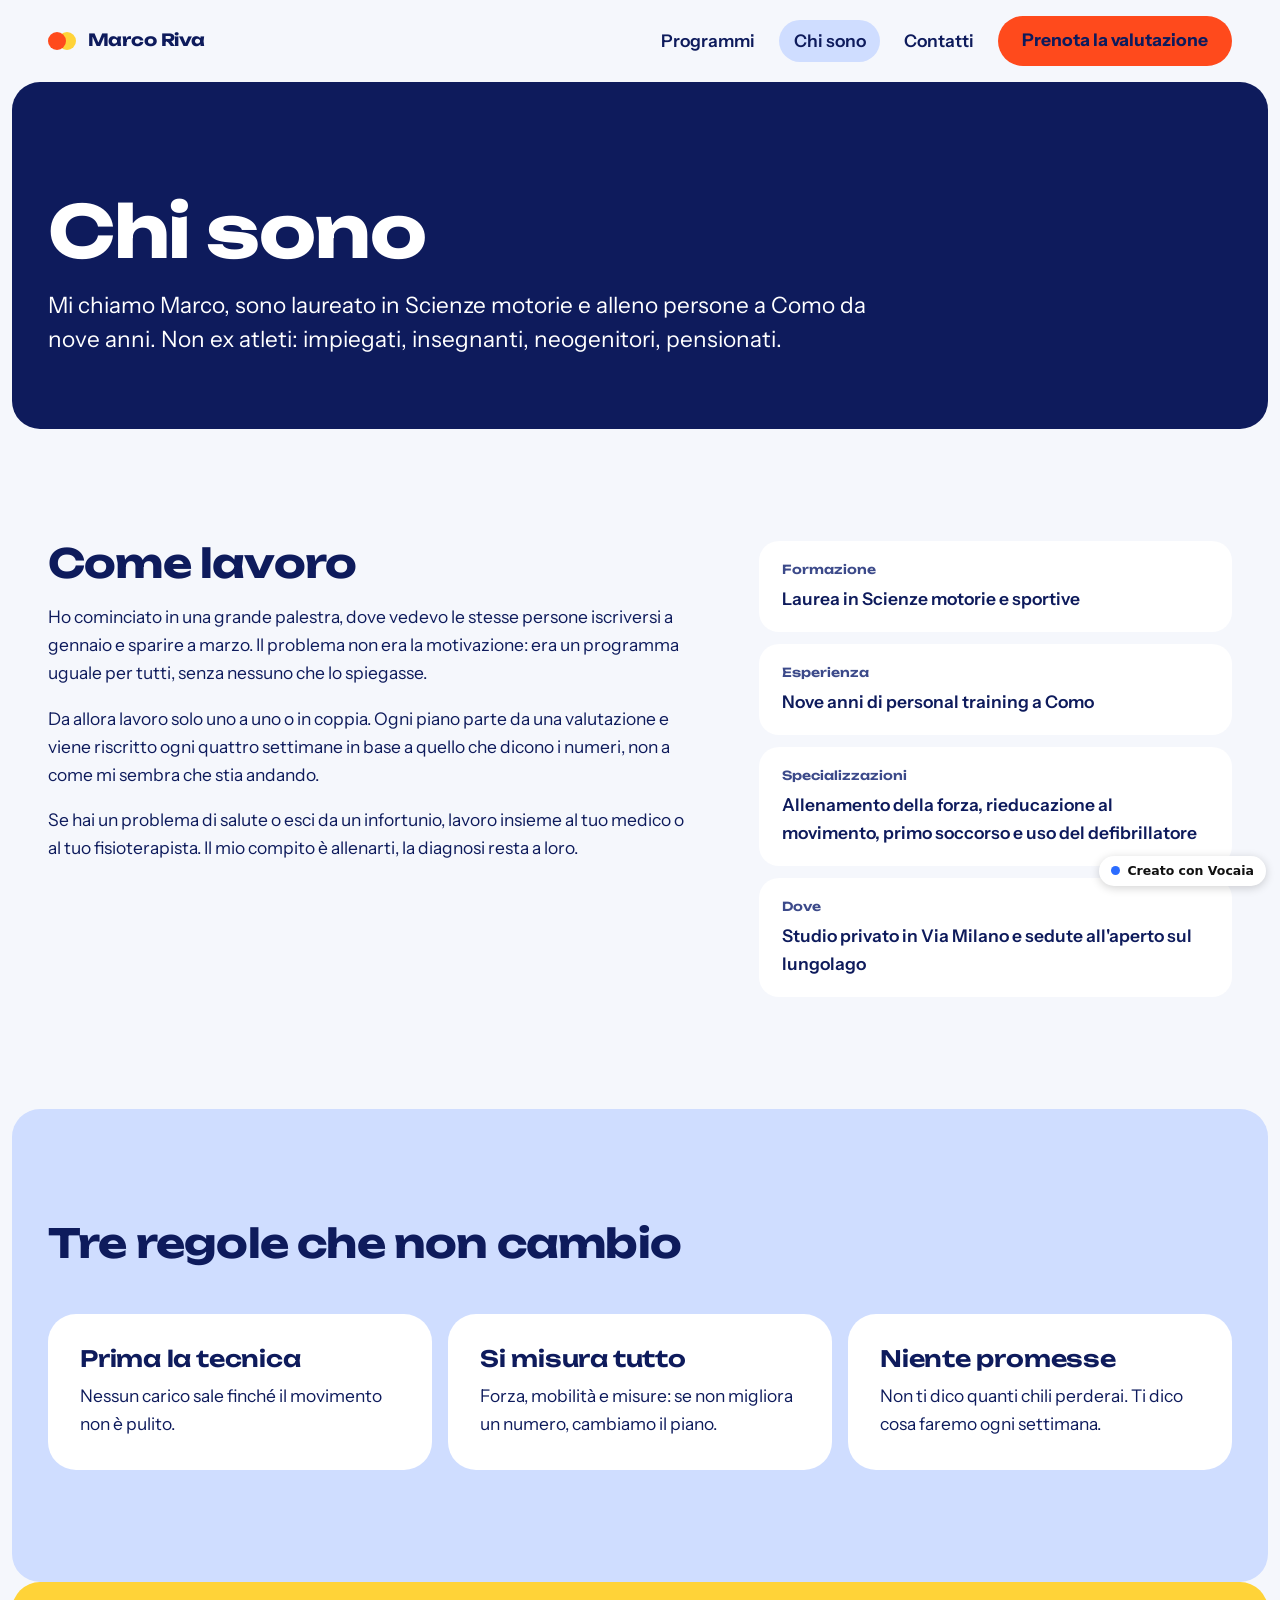
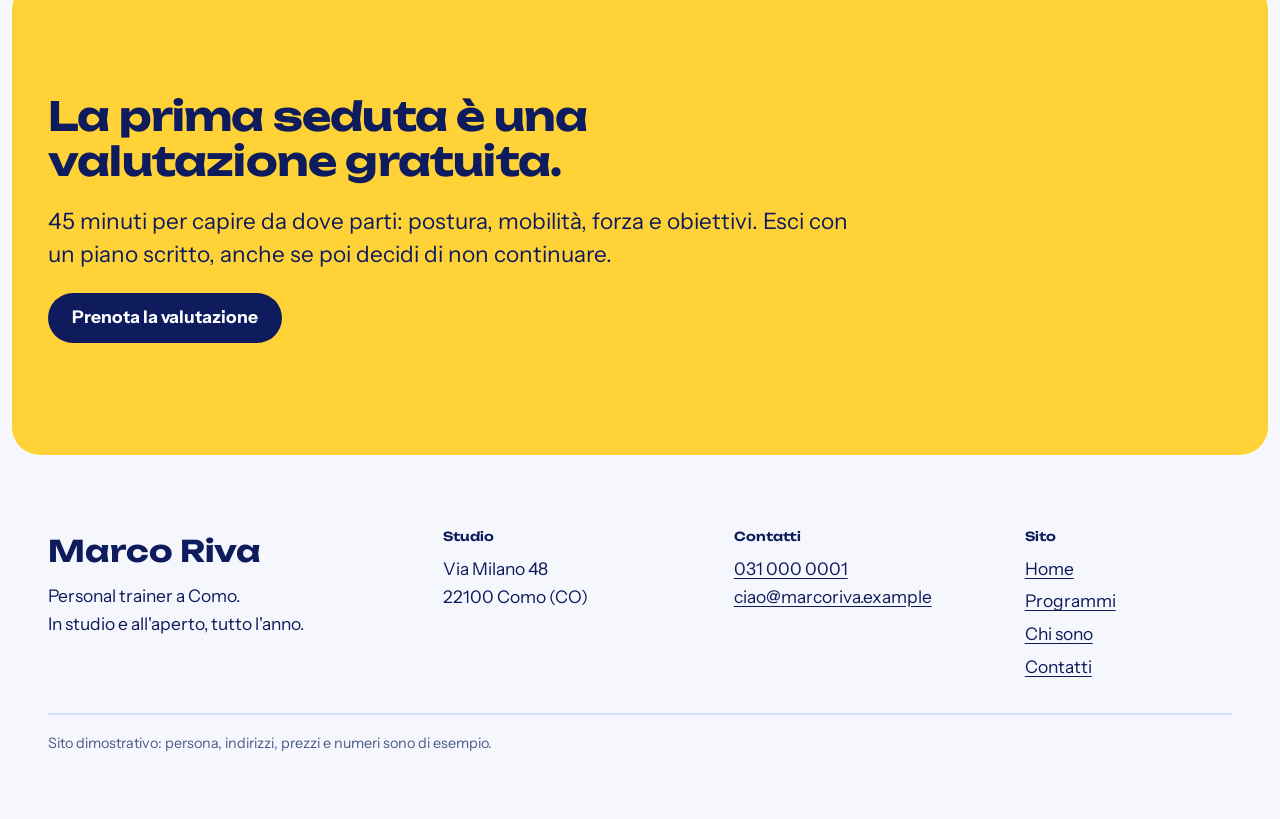
<file: marco-riva/chi-sono.html>
<!doctype html>
<html lang="it">
<head>
<meta charset="utf-8">
<meta name="viewport" content="width=device-width, initial-scale=1">
<title>Chi sono | Marco Riva Personal Trainer Como</title>
<meta name="description" content="Laureato in Scienze motorie, alleno persone a Como da nove anni, uno a uno o in coppia. Prima la tecnica, si misura tutto, niente promesse.">
<link rel="canonical" href="https://marcoriva.vocaia.com/chi-sono">
<meta property="og:type" content="website">
<meta property="og:locale" content="it_IT">
<meta property="og:site_name" content="Marco Riva Personal Trainer">
<meta property="og:title" content="Chi sono | Marco Riva Personal Trainer Como">
<meta property="og:description" content="Laureato in Scienze motorie, alleno persone a Como da nove anni, uno a uno o in coppia. Prima la tecnica, si misura tutto, niente promesse.">
<meta property="og:url" content="https://marcoriva.vocaia.com/chi-sono">
<meta name="theme-color" content="#0E1B5C">
<meta name="generator" content="Vocaia (sample)">
<meta name="robots" content="noindex">
<link rel="stylesheet" href="styles.css">
<script type="application/ld+json">{"@context":"https://schema.org","@type":"HealthClub","name":"Marco Riva Personal Trainer","description":"Personal training a Como, in studio e all'aperto sul lungolago. Valutazione iniziale gratuita.","url":"https://marcoriva.vocaia.com/","telephone":"+39 031 000 0001","priceRange":"€€","address":{"@type":"PostalAddress","streetAddress":"Via Milano 48","postalCode":"22100","addressLocality":"Como","addressRegion":"CO","addressCountry":"IT"},"openingHoursSpecification":[{"@type":"OpeningHoursSpecification","dayOfWeek":["Monday","Tuesday","Wednesday","Thursday","Friday"],"opens":"06:30","closes":"21:00"},{"@type":"OpeningHoursSpecification","dayOfWeek":["Saturday"],"opens":"08:00","closes":"13:00"}]}</script>
</head>
<body>
<header class="site-header"><a class="skip" href="#contenuto">Vai al contenuto</a><div class="wrap nav"><a class="nav__brand" href="index.html" aria-label="Marco Riva Personal Trainer, home"><span class="brand-dot" aria-hidden="true"></span><span class="brand-name">Marco Riva</span></a><button class="nav__toggle" data-nav-toggle="true" aria-expanded="false" aria-controls="menu" aria-label="Apri il menu"><svg viewBox="0 0 28 28" fill="none" stroke="currentColor" stroke-width="2.5" stroke-linecap="round"><path d="M4 9h20M4 19h20"></path></svg></button><nav class="nav__links" id="menu" data-nav-links="true" aria-label="Menu principale"><a href="programmi.html">Programmi</a><a href="chi-sono.html" aria-current="page">Chi sono</a><a href="contatti.html">Contatti</a><a class="btn btn--orange" href="contatti.html#prenota">Prenota la valutazione</a></nav></div></header><main id="contenuto"><section class="pagehead"><div class="wrap pagehead__in"><h1>Chi sono</h1><p class="lead">Mi chiamo Marco, sono laureato in Scienze motorie e alleno persone a Como da nove anni. Non ex atleti: impiegati, insegnanti, neogenitori, pensionati.</p></div></section><section class="section"><div class="wrap bio"><div class="bio__text"><h2>Come lavoro</h2><p>Ho cominciato in una grande palestra, dove vedevo le stesse persone iscriversi a gennaio e sparire a marzo. Il problema non era la motivazione: era un programma uguale per tutti, senza nessuno che lo spiegasse.</p><p>Da allora lavoro solo uno a uno o in coppia. Ogni piano parte da una valutazione e viene riscritto ogni quattro settimane in base a quello che dicono i numeri, non a come mi sembra che stia andando.</p><p>Se hai un problema di salute o esci da un infortunio, lavoro insieme al tuo medico o al tuo fisioterapista. Il mio compito è allenarti, la diagnosi resta a loro.</p></div><dl class="creds"><div><dt>Formazione</dt><dd>Laurea in Scienze motorie e sportive</dd></div><div><dt>Esperienza</dt><dd>Nove anni di personal training a Como</dd></div><div><dt>Specializzazioni</dt><dd>Allenamento della forza, rieducazione al movimento, primo soccorso e uso del defibrillatore</dd></div><div><dt>Dove</dt><dd>Studio privato in Via Milano e sedute all&#x27;aperto sul lungolago</dd></div></dl></div></section><section class="section section--tint"><div class="wrap"><h2 class="h-wide">Tre regole che non cambio</h2><ul class="rules"><li><h3>Prima la tecnica</h3><p>Nessun carico sale finché il movimento non è pulito.</p></li><li><h3>Si misura tutto</h3><p>Forza, mobilità e misure: se non migliora un numero, cambiamo il piano.</p></li><li><h3>Niente promesse</h3><p>Non ti dico quanti chili perderai. Ti dico cosa faremo ogni settimana.</p></li></ul></div></section><section class="cta"><div class="wrap cta__in"><h2>La prima seduta è una valutazione gratuita.</h2><p>45 minuti per capire da dove parti: postura, mobilità, forza e obiettivi. Esci con un piano scritto, anche se poi decidi di non continuare.</p><a class="btn btn--blue" href="contatti.html#prenota">Prenota la valutazione</a></div></section></main><footer class="footer"><div class="wrap footer__grid"><div><p class="footer__name">Marco Riva</p><p>Personal trainer a Como.<br/>In studio e all&#x27;aperto, tutto l&#x27;anno.</p></div><div><p class="footer__h">Studio</p><p>Via Milano 48<br/>22100 Como (CO)</p></div><div><p class="footer__h">Contatti</p><p><a href="tel:+390310000001">031 000 0001</a><br/><a href="mailto:ciao@marcoriva.example">ciao@marcoriva.example</a></p></div><nav aria-label="Pagine del sito"><p class="footer__h">Sito</p><ul class="footer__links"><li><a href="index.html">Home</a></li><li><a href="programmi.html">Programmi</a></li><li><a href="chi-sono.html">Chi sono</a></li><li><a href="contatti.html">Contatti</a></li></ul></nav></div><div class="wrap footer__legal"><p>Sito dimostrativo: persona, indirizzi, prezzi e numeri sono di esempio.</p></div></footer>
<a class="vocaia-badge" href="#" aria-label="Sito creato con Vocaia"><i></i>Creato con Vocaia</a>
<script src="site.js" defer></script>
</body>
</html>
</file>
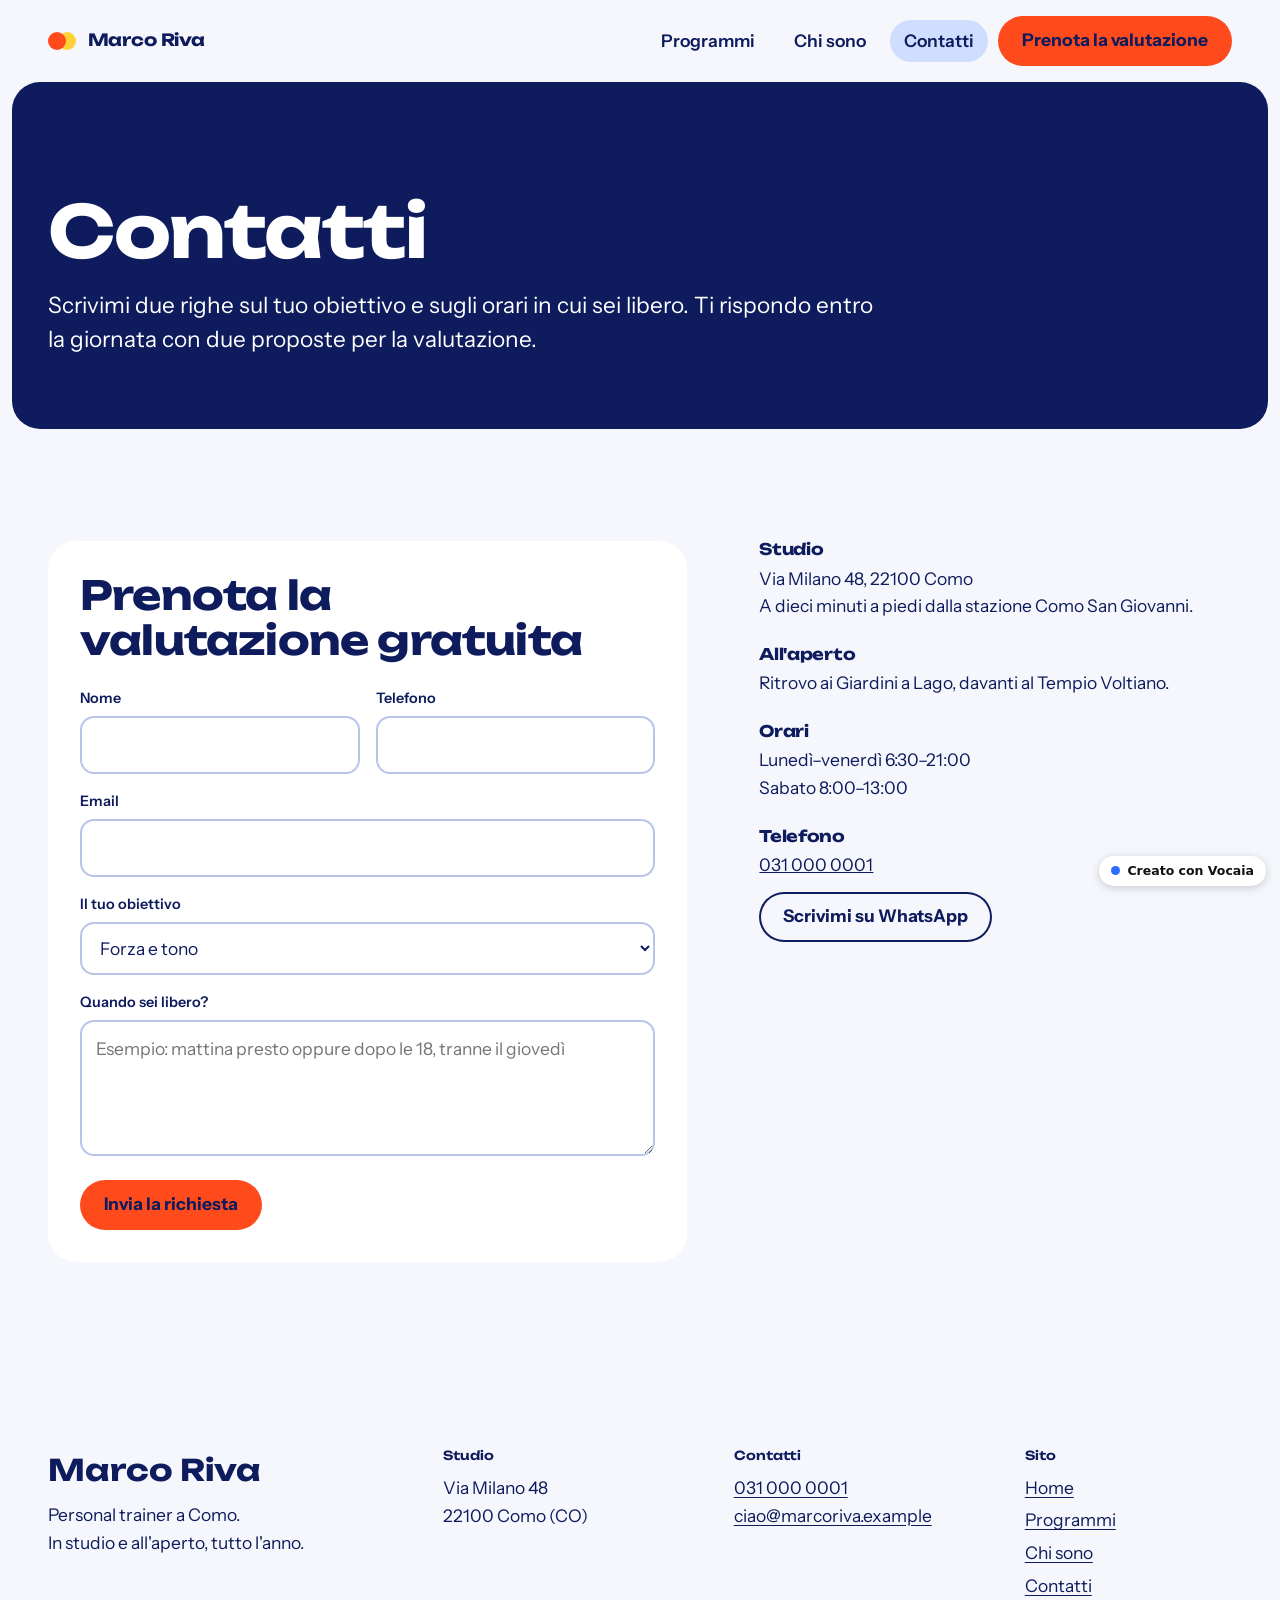
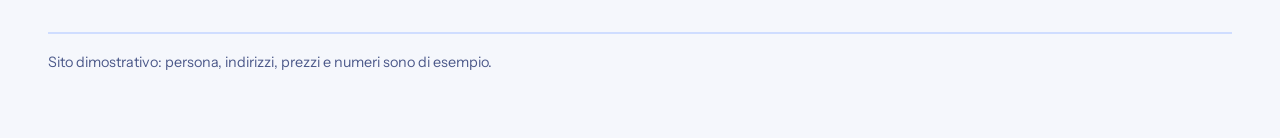
<file: marco-riva/contatti.html>
<!doctype html>
<html lang="it">
<head>
<meta charset="utf-8">
<meta name="viewport" content="width=device-width, initial-scale=1">
<title>Contatti | Prenota la valutazione gratuita con Marco Riva</title>
<meta name="description" content="Prenota la valutazione gratuita: studio in Via Milano 48 a Como e sedute all'aperto ai Giardini a Lago. Risposta entro la giornata.">
<link rel="canonical" href="https://marcoriva.vocaia.com/contatti">
<meta property="og:type" content="website">
<meta property="og:locale" content="it_IT">
<meta property="og:site_name" content="Marco Riva Personal Trainer">
<meta property="og:title" content="Contatti | Prenota la valutazione gratuita con Marco Riva">
<meta property="og:description" content="Prenota la valutazione gratuita: studio in Via Milano 48 a Como e sedute all'aperto ai Giardini a Lago. Risposta entro la giornata.">
<meta property="og:url" content="https://marcoriva.vocaia.com/contatti">
<meta name="theme-color" content="#0E1B5C">
<meta name="generator" content="Vocaia (sample)">
<meta name="robots" content="noindex">
<link rel="stylesheet" href="styles.css">
<script type="application/ld+json">{"@context":"https://schema.org","@type":"HealthClub","name":"Marco Riva Personal Trainer","description":"Personal training a Como, in studio e all'aperto sul lungolago. Valutazione iniziale gratuita.","url":"https://marcoriva.vocaia.com/","telephone":"+39 031 000 0001","priceRange":"€€","address":{"@type":"PostalAddress","streetAddress":"Via Milano 48","postalCode":"22100","addressLocality":"Como","addressRegion":"CO","addressCountry":"IT"},"openingHoursSpecification":[{"@type":"OpeningHoursSpecification","dayOfWeek":["Monday","Tuesday","Wednesday","Thursday","Friday"],"opens":"06:30","closes":"21:00"},{"@type":"OpeningHoursSpecification","dayOfWeek":["Saturday"],"opens":"08:00","closes":"13:00"}]}</script>
</head>
<body>
<header class="site-header"><a class="skip" href="#contenuto">Vai al contenuto</a><div class="wrap nav"><a class="nav__brand" href="index.html" aria-label="Marco Riva Personal Trainer, home"><span class="brand-dot" aria-hidden="true"></span><span class="brand-name">Marco Riva</span></a><button class="nav__toggle" data-nav-toggle="true" aria-expanded="false" aria-controls="menu" aria-label="Apri il menu"><svg viewBox="0 0 28 28" fill="none" stroke="currentColor" stroke-width="2.5" stroke-linecap="round"><path d="M4 9h20M4 19h20"></path></svg></button><nav class="nav__links" id="menu" data-nav-links="true" aria-label="Menu principale"><a href="programmi.html">Programmi</a><a href="chi-sono.html">Chi sono</a><a href="contatti.html" aria-current="page">Contatti</a><a class="btn btn--orange" href="contatti.html#prenota">Prenota la valutazione</a></nav></div></header><main id="contenuto"><section class="pagehead"><div class="wrap pagehead__in"><h1>Contatti</h1><p class="lead">Scrivimi due righe sul tuo obiettivo e sugli orari in cui sei libero. Ti rispondo entro la giornata con due proposte per la valutazione.</p></div></section><section class="section"><div class="wrap contact"><form class="book" id="prenota" data-demo-form="true"><h2>Prenota la valutazione gratuita</h2><div class="form-grid"><div class="field"><label for="nome">Nome</label><input id="nome" name="nome" autoComplete="given-name" required=""/></div><div class="field"><label for="tel">Telefono</label><input id="tel" name="tel" type="tel" autoComplete="tel" required=""/></div><div class="field full"><label for="email">Email</label><input id="email" name="email" type="email" autoComplete="email"/></div><div class="field full"><label for="obiettivo">Il tuo obiettivo</label><select id="obiettivo" name="obiettivo"><option>Forza e tono</option><option>Dimagrimento</option><option>Ritorno al movimento</option><option>Non lo so ancora</option></select></div><div class="field full"><label for="msg">Quando sei libero?</label><textarea id="msg" name="msg" placeholder="Esempio: mattina presto oppure dopo le 18, tranne il giovedì"></textarea></div></div><button class="btn btn--orange" type="submit">Invia la richiesta</button><p class="form-status" data-form-status="true" tabindex="-1" role="status">Richiesta inviata. In questo sito dimostrativo il modulo non spedisce davvero: sul sito pubblicato il messaggio arriva al trainer.</p></form><div class="contact__info"><div><h2>Studio</h2><p>Via Milano 48, 22100 Como<br/>A dieci minuti a piedi dalla stazione Como San Giovanni.</p></div><div><h2>All&#x27;aperto</h2><p>Ritrovo ai Giardini a Lago, davanti al Tempio Voltiano.</p></div><div><h2>Orari</h2><p>Lunedì–venerdì 6:30–21:00<br/>Sabato 8:00–13:00</p></div><div><h2>Telefono</h2><p><a href="tel:+390310000001">031 000 0001</a></p><a class="btn btn--line" href="#prenota">Scrivimi su WhatsApp</a></div></div></div></section></main><footer class="footer"><div class="wrap footer__grid"><div><p class="footer__name">Marco Riva</p><p>Personal trainer a Como.<br/>In studio e all&#x27;aperto, tutto l&#x27;anno.</p></div><div><p class="footer__h">Studio</p><p>Via Milano 48<br/>22100 Como (CO)</p></div><div><p class="footer__h">Contatti</p><p><a href="tel:+390310000001">031 000 0001</a><br/><a href="mailto:ciao@marcoriva.example">ciao@marcoriva.example</a></p></div><nav aria-label="Pagine del sito"><p class="footer__h">Sito</p><ul class="footer__links"><li><a href="index.html">Home</a></li><li><a href="programmi.html">Programmi</a></li><li><a href="chi-sono.html">Chi sono</a></li><li><a href="contatti.html">Contatti</a></li></ul></nav></div><div class="wrap footer__legal"><p>Sito dimostrativo: persona, indirizzi, prezzi e numeri sono di esempio.</p></div></footer>
<a class="vocaia-badge" href="#" aria-label="Sito creato con Vocaia"><i></i>Creato con Vocaia</a>
<script src="site.js" defer></script>
</body>
</html>
</file>
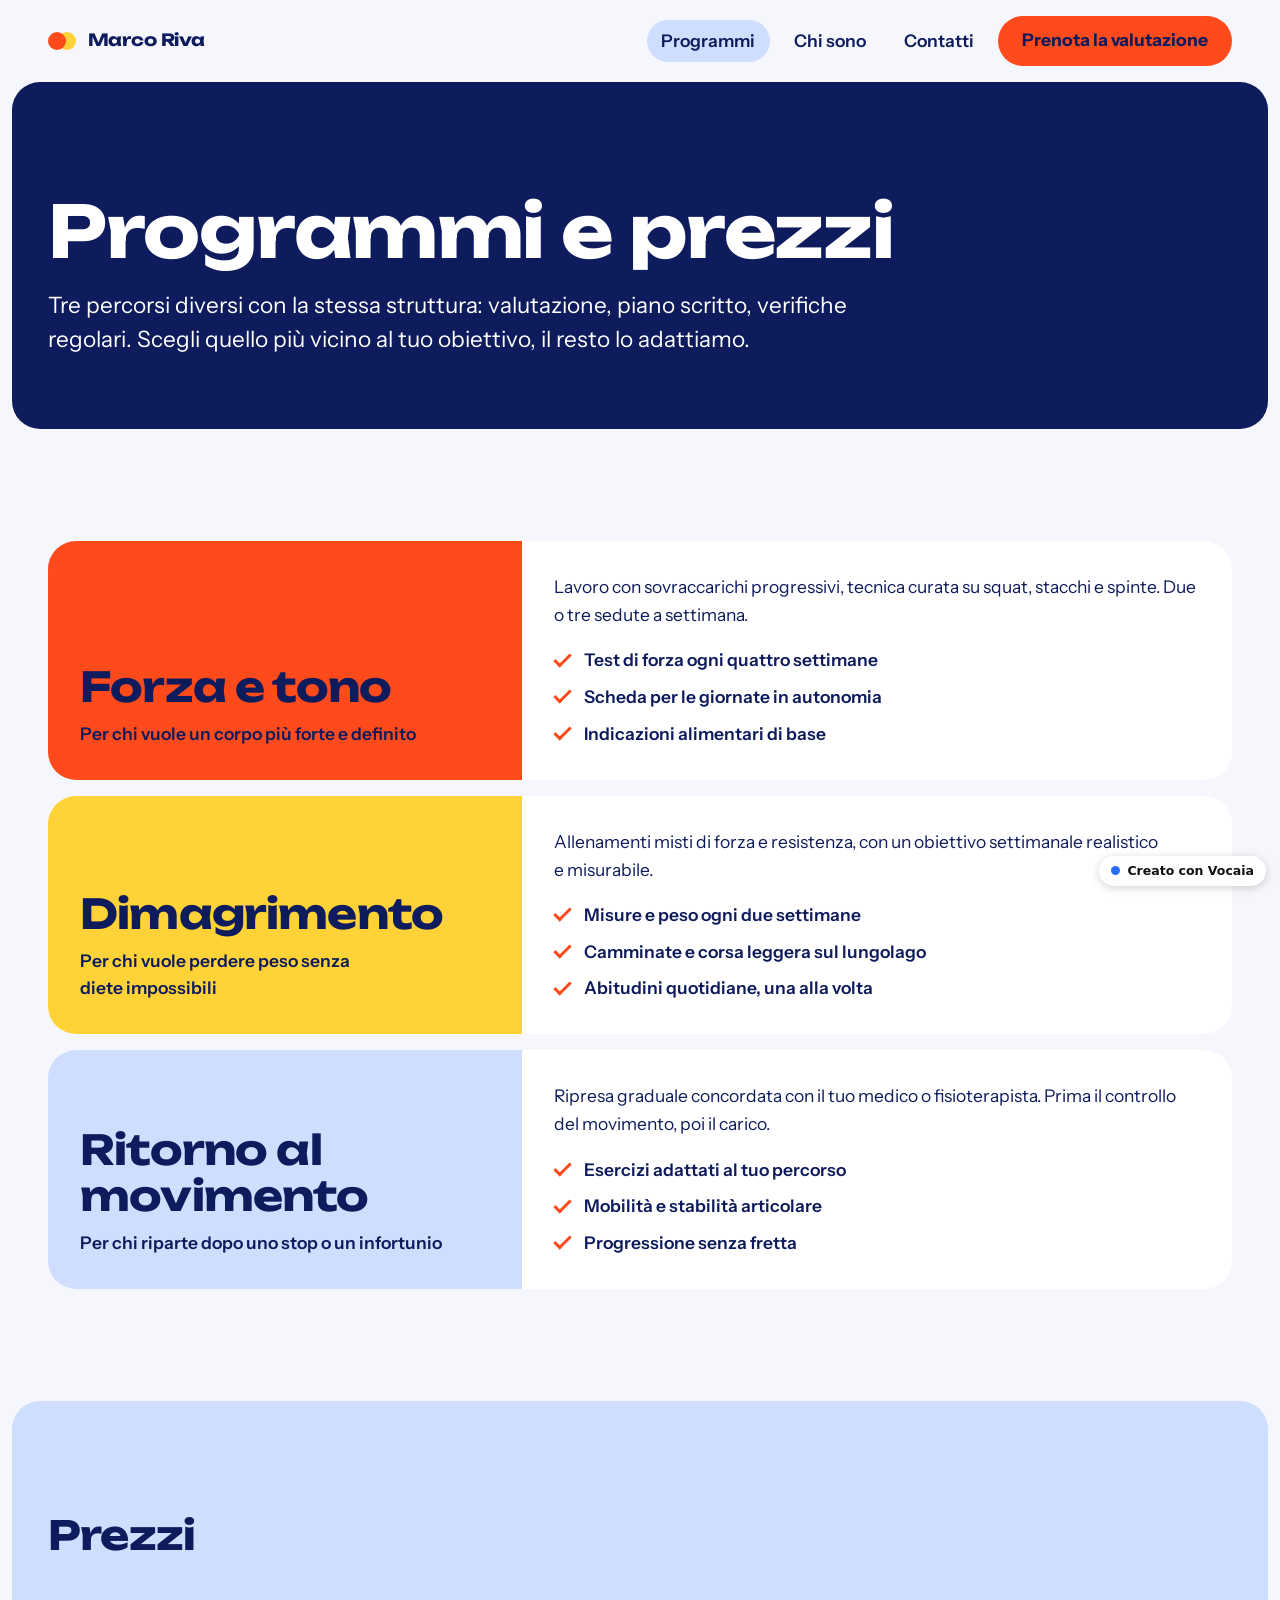
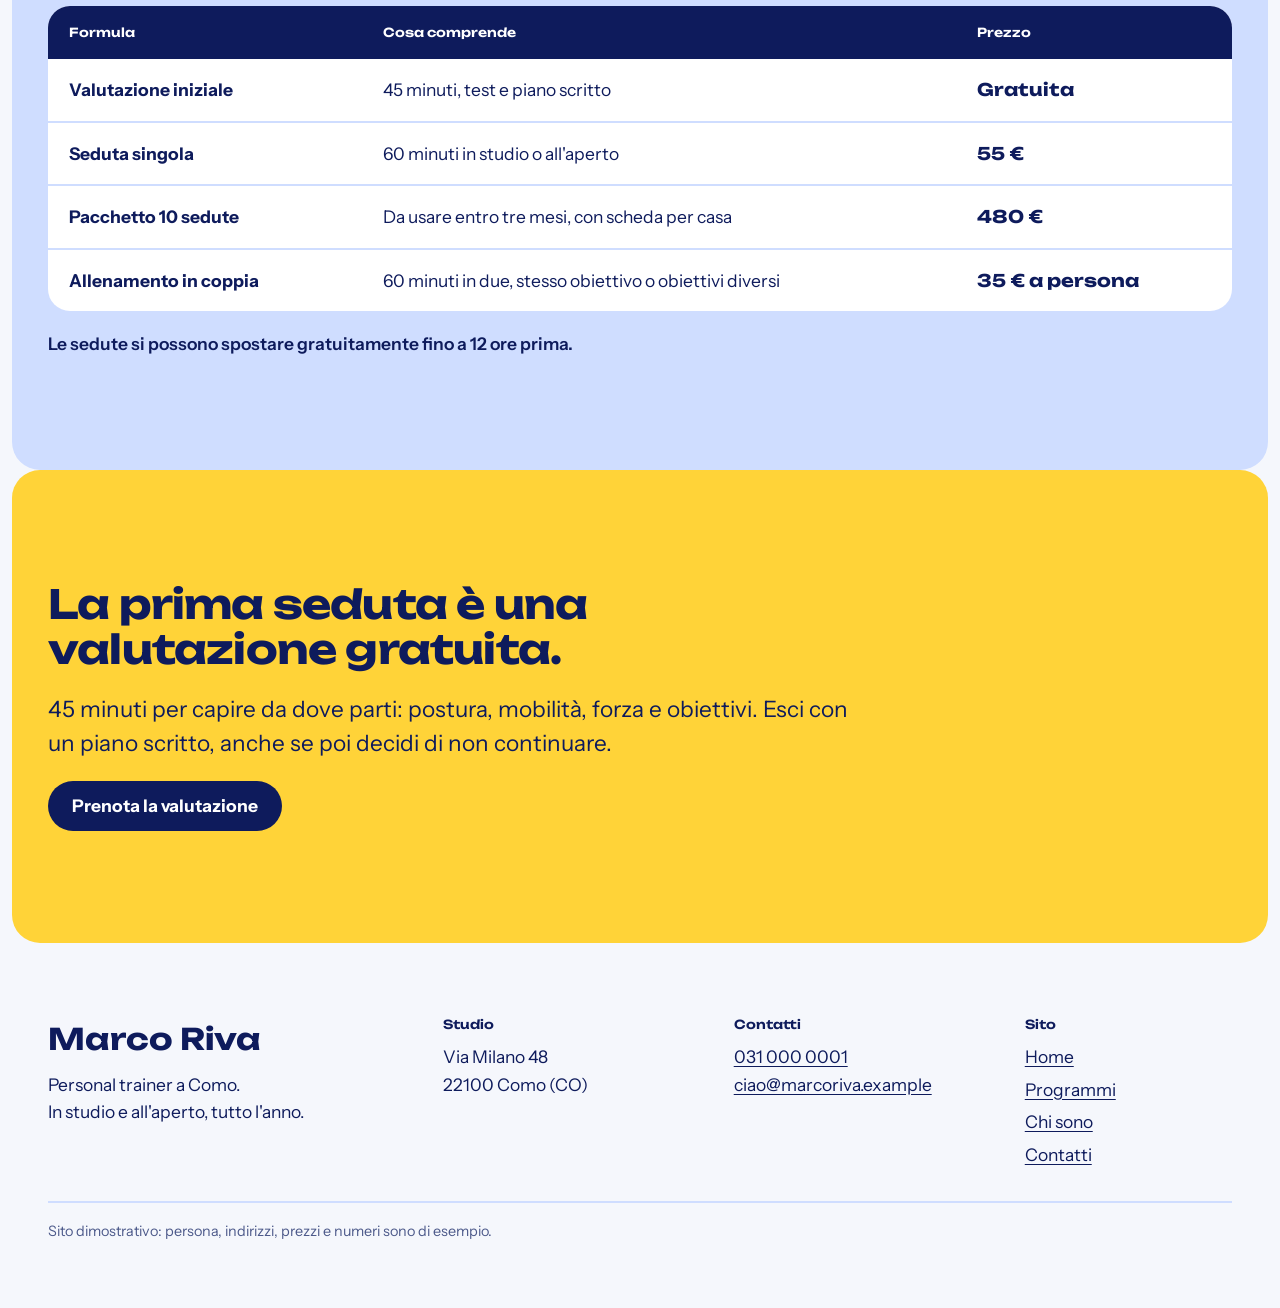
<file: marco-riva/programmi.html>
<!doctype html>
<html lang="it">
<head>
<meta charset="utf-8">
<meta name="viewport" content="width=device-width, initial-scale=1">
<title>Programmi e prezzi | Marco Riva Personal Trainer Como</title>
<meta name="description" content="Forza e tono, dimagrimento, ritorno al movimento dopo uno stop. Seduta singola 55 €, pacchetto 10 sedute 480 €, valutazione gratuita.">
<link rel="canonical" href="https://marcoriva.vocaia.com/programmi">
<meta property="og:type" content="website">
<meta property="og:locale" content="it_IT">
<meta property="og:site_name" content="Marco Riva Personal Trainer">
<meta property="og:title" content="Programmi e prezzi | Marco Riva Personal Trainer Como">
<meta property="og:description" content="Forza e tono, dimagrimento, ritorno al movimento dopo uno stop. Seduta singola 55 €, pacchetto 10 sedute 480 €, valutazione gratuita.">
<meta property="og:url" content="https://marcoriva.vocaia.com/programmi">
<meta name="theme-color" content="#0E1B5C">
<meta name="generator" content="Vocaia (sample)">
<meta name="robots" content="noindex">
<link rel="stylesheet" href="styles.css">
<script type="application/ld+json">{"@context":"https://schema.org","@type":"HealthClub","name":"Marco Riva Personal Trainer","description":"Personal training a Como, in studio e all'aperto sul lungolago. Valutazione iniziale gratuita.","url":"https://marcoriva.vocaia.com/","telephone":"+39 031 000 0001","priceRange":"€€","address":{"@type":"PostalAddress","streetAddress":"Via Milano 48","postalCode":"22100","addressLocality":"Como","addressRegion":"CO","addressCountry":"IT"},"openingHoursSpecification":[{"@type":"OpeningHoursSpecification","dayOfWeek":["Monday","Tuesday","Wednesday","Thursday","Friday"],"opens":"06:30","closes":"21:00"},{"@type":"OpeningHoursSpecification","dayOfWeek":["Saturday"],"opens":"08:00","closes":"13:00"}]}</script>
</head>
<body>
<header class="site-header"><a class="skip" href="#contenuto">Vai al contenuto</a><div class="wrap nav"><a class="nav__brand" href="index.html" aria-label="Marco Riva Personal Trainer, home"><span class="brand-dot" aria-hidden="true"></span><span class="brand-name">Marco Riva</span></a><button class="nav__toggle" data-nav-toggle="true" aria-expanded="false" aria-controls="menu" aria-label="Apri il menu"><svg viewBox="0 0 28 28" fill="none" stroke="currentColor" stroke-width="2.5" stroke-linecap="round"><path d="M4 9h20M4 19h20"></path></svg></button><nav class="nav__links" id="menu" data-nav-links="true" aria-label="Menu principale"><a href="programmi.html" aria-current="page">Programmi</a><a href="chi-sono.html">Chi sono</a><a href="contatti.html">Contatti</a><a class="btn btn--orange" href="contatti.html#prenota">Prenota la valutazione</a></nav></div></header><main id="contenuto"><section class="pagehead"><div class="wrap pagehead__in"><h1>Programmi e prezzi</h1><p class="lead">Tre percorsi diversi con la stessa struttura: valutazione, piano scritto, verifiche regolari. Scegli quello più vicino al tuo obiettivo, il resto lo adattiamo.</p></div></section><section class="section"><div class="wrap proglist"><article id="forza" class="progcard progcard--orange"><div class="progcard__head"><h2>Forza e tono</h2><p>Per chi vuole un corpo più forte e definito</p></div><div class="progcard__body"><p>Lavoro con sovraccarichi progressivi, tecnica curata su squat, stacchi e spinte. Due o tre sedute a settimana.</p><ul class="ticks"><li>Test di forza ogni quattro settimane</li><li>Scheda per le giornate in autonomia</li><li>Indicazioni alimentari di base</li></ul></div></article><article id="dimagrimento" class="progcard progcard--yellow"><div class="progcard__head"><h2>Dimagrimento</h2><p>Per chi vuole perdere peso senza diete impossibili</p></div><div class="progcard__body"><p>Allenamenti misti di forza e resistenza, con un obiettivo settimanale realistico e misurabile.</p><ul class="ticks"><li>Misure e peso ogni due settimane</li><li>Camminate e corsa leggera sul lungolago</li><li>Abitudini quotidiane, una alla volta</li></ul></div></article><article id="rientro" class="progcard progcard--sky"><div class="progcard__head"><h2>Ritorno al movimento</h2><p>Per chi riparte dopo uno stop o un infortunio</p></div><div class="progcard__body"><p>Ripresa graduale concordata con il tuo medico o fisioterapista. Prima il controllo del movimento, poi il carico.</p><ul class="ticks"><li>Esercizi adattati al tuo percorso</li><li>Mobilità e stabilità articolare</li><li>Progressione senza fretta</li></ul></div></article></div></section><section class="section section--tint" id="prezzi"><div class="wrap"><h2 class="h-wide">Prezzi</h2><div class="table-scroll"><table class="prices"><thead><tr><th scope="col">Formula</th><th scope="col">Cosa comprende</th><th scope="col">Prezzo</th></tr></thead><tbody><tr><th scope="row">Valutazione iniziale</th><td>45 minuti, test e piano scritto</td><td>Gratuita</td></tr><tr><th scope="row">Seduta singola</th><td>60 minuti in studio o all&#x27;aperto</td><td>55 €</td></tr><tr><th scope="row">Pacchetto 10 sedute</th><td>Da usare entro tre mesi, con scheda per casa</td><td>480 €</td></tr><tr><th scope="row">Allenamento in coppia</th><td>60 minuti in due, stesso obiettivo o obiettivi diversi</td><td>35 € a persona</td></tr></tbody></table></div><p class="fine">Le sedute si possono spostare gratuitamente fino a 12 ore prima.</p></div></section><section class="cta"><div class="wrap cta__in"><h2>La prima seduta è una valutazione gratuita.</h2><p>45 minuti per capire da dove parti: postura, mobilità, forza e obiettivi. Esci con un piano scritto, anche se poi decidi di non continuare.</p><a class="btn btn--blue" href="contatti.html#prenota">Prenota la valutazione</a></div></section></main><footer class="footer"><div class="wrap footer__grid"><div><p class="footer__name">Marco Riva</p><p>Personal trainer a Como.<br/>In studio e all&#x27;aperto, tutto l&#x27;anno.</p></div><div><p class="footer__h">Studio</p><p>Via Milano 48<br/>22100 Como (CO)</p></div><div><p class="footer__h">Contatti</p><p><a href="tel:+390310000001">031 000 0001</a><br/><a href="mailto:ciao@marcoriva.example">ciao@marcoriva.example</a></p></div><nav aria-label="Pagine del sito"><p class="footer__h">Sito</p><ul class="footer__links"><li><a href="index.html">Home</a></li><li><a href="programmi.html">Programmi</a></li><li><a href="chi-sono.html">Chi sono</a></li><li><a href="contatti.html">Contatti</a></li></ul></nav></div><div class="wrap footer__legal"><p>Sito dimostrativo: persona, indirizzi, prezzi e numeri sono di esempio.</p></div></footer>
<a class="vocaia-badge" href="#" aria-label="Sito creato con Vocaia"><i></i>Creato con Vocaia</a>
<script src="site.js" defer></script>
</body>
</html>
</file>
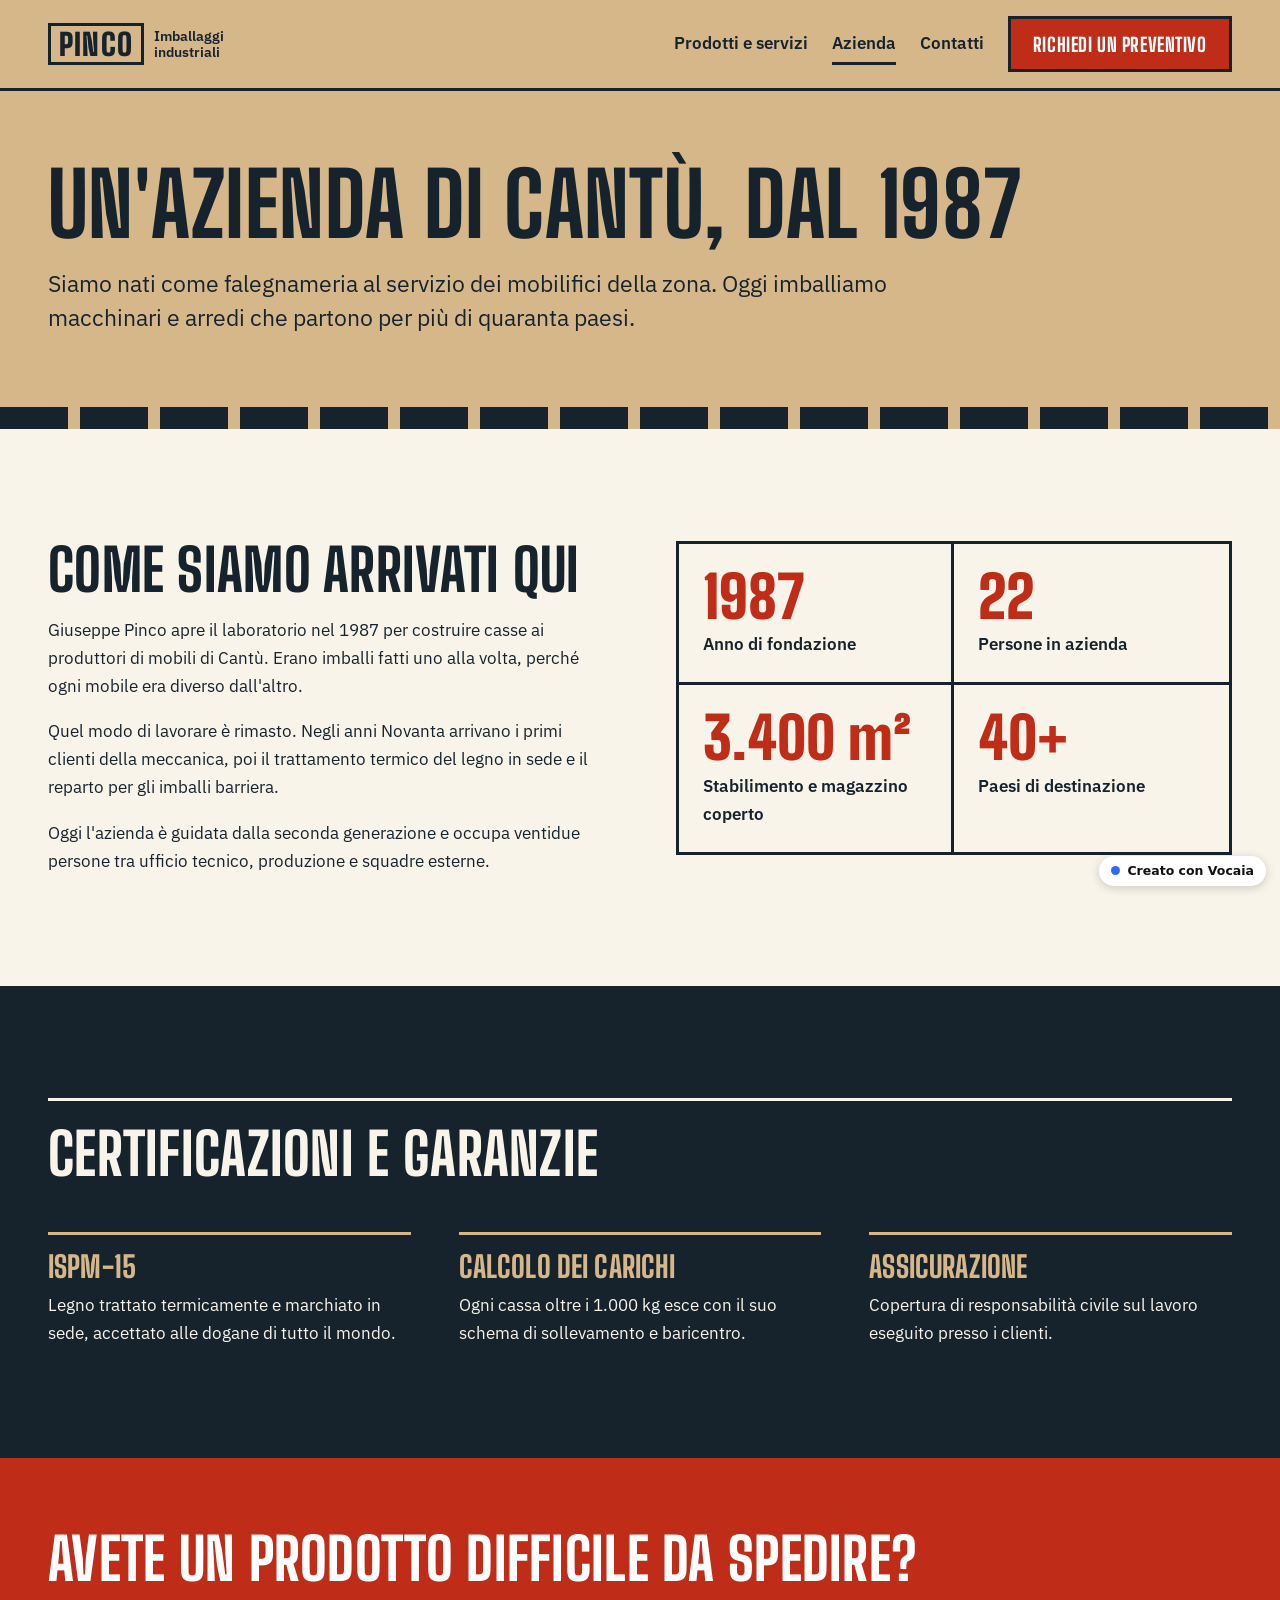
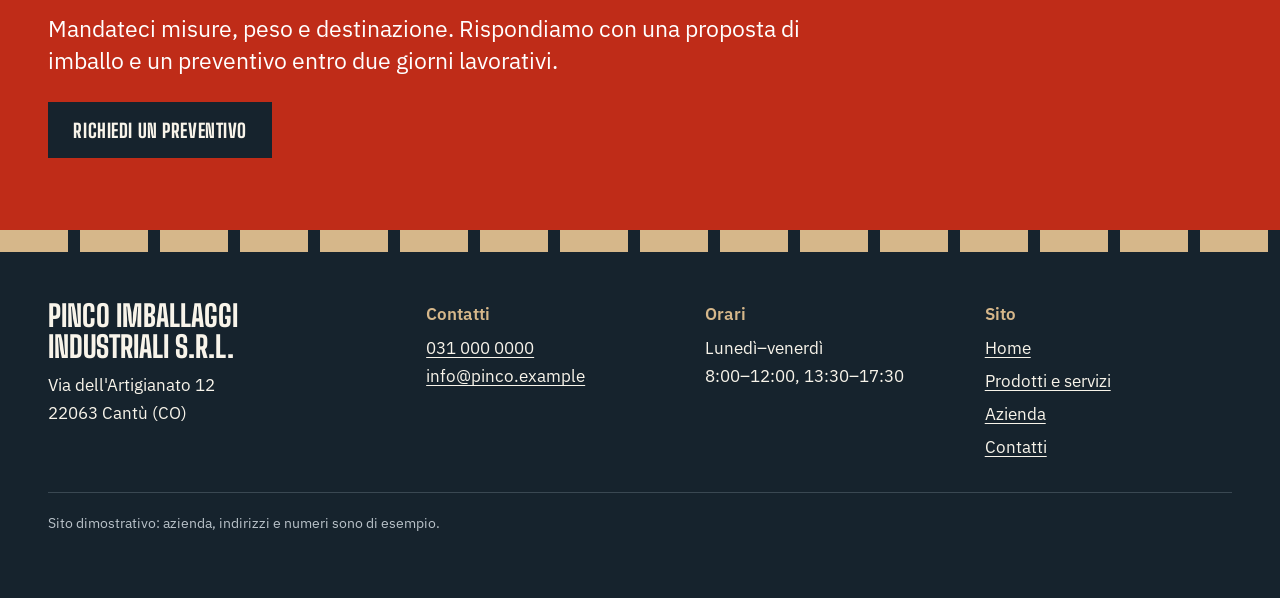
<file: pinco/azienda.html>
<!doctype html>
<html lang="it">
<head>
<meta charset="utf-8">
<meta name="viewport" content="width=device-width, initial-scale=1">
<title>Azienda | Pinco Imballaggi Industriali, a Cantù dal 1987</title>
<meta name="description" content="Dal 1987 imballiamo macchinari e arredi che partono dalla Brianza per più di quaranta paesi. Legno trattato ISPM-15 in sede.">
<link rel="canonical" href="https://pinco.vocaia.com/azienda">
<meta property="og:type" content="website">
<meta property="og:locale" content="it_IT">
<meta property="og:site_name" content="Pinco Imballaggi Industriali">
<meta property="og:title" content="Azienda | Pinco Imballaggi Industriali, a Cantù dal 1987">
<meta property="og:description" content="Dal 1987 imballiamo macchinari e arredi che partono dalla Brianza per più di quaranta paesi. Legno trattato ISPM-15 in sede.">
<meta property="og:url" content="https://pinco.vocaia.com/azienda">
<meta name="theme-color" content="#16232D">
<meta name="generator" content="Vocaia (sample)">
<meta name="robots" content="noindex">
<link rel="stylesheet" href="styles.css">
<script type="application/ld+json">{"@context":"https://schema.org","@type":"LocalBusiness","name":"Pinco Imballaggi Industriali S.r.l.","description":"Imballaggi industriali su misura: casse e gabbie in legno, pallet, cartone pesante e imballi barriera.","url":"https://pinco.vocaia.com/","telephone":"+39 031 000 0000","email":"info@pinco.example","address":{"@type":"PostalAddress","streetAddress":"Via dell'Artigianato 12","postalCode":"22063","addressLocality":"Cantù","addressRegion":"CO","addressCountry":"IT"},"openingHoursSpecification":[{"@type":"OpeningHoursSpecification","dayOfWeek":["Monday","Tuesday","Wednesday","Thursday","Friday"],"opens":"08:00","closes":"17:30"}],"areaServed":"Lombardia"}</script>
</head>
<body>
<header class="site-header"><a class="skip" href="#contenuto">Vai al contenuto</a><div class="wrap nav"><a class="nav__brand" href="index.html" aria-label="Pinco Imballaggi Industriali, home"><span class="brand-box">PINCO</span><span class="brand-sub">Imballaggi industriali</span></a><button class="nav__toggle" data-nav-toggle="true" aria-expanded="false" aria-controls="menu" aria-label="Apri il menu"><svg viewBox="0 0 28 28" fill="none" stroke="currentColor" stroke-width="3"><path d="M3 7h22M3 14h22M3 21h22"></path></svg></button><nav class="nav__links" id="menu" data-nav-links="true" aria-label="Menu principale"><a href="prodotti-e-servizi.html">Prodotti e servizi</a><a href="azienda.html" aria-current="page">Azienda</a><a href="contatti.html">Contatti</a><a class="btn btn--red" href="contatti.html#preventivo">Richiedi un preventivo</a></nav></div></header><main id="contenuto"><section class="pagehead"><div class="wrap stack" style="--flow:1.25rem"><h1>Un&#x27;azienda di Cantù, dal 1987</h1><p class="lead measure">Siamo nati come falegnameria al servizio dei mobilifici della zona. Oggi imballiamo macchinari e arredi che partono per più di quaranta paesi.</p></div><div class="slats" aria-hidden="true"></div></section><section class="section"><div class="wrap split"><div class="stack measure" style="--flow:1.1rem"><h2>Come siamo arrivati qui</h2><p>Giuseppe Pinco apre il laboratorio nel 1987 per costruire casse ai produttori di mobili di Cantù. Erano imballi fatti uno alla volta, perché ogni mobile era diverso dall&#x27;altro.</p><p>Quel modo di lavorare è rimasto. Negli anni Novanta arrivano i primi clienti della meccanica, poi il trattamento termico del legno in sede e il reparto per gli imballi barriera.</p><p>Oggi l&#x27;azienda è guidata dalla seconda generazione e occupa ventidue persone tra ufficio tecnico, produzione e squadre esterne.</p></div><dl class="facts"><div><dt>1987</dt><dd>Anno di fondazione</dd></div><div><dt>22</dt><dd>Persone in azienda</dd></div><div><dt>3.400 m²</dt><dd>Stabilimento e magazzino coperto</dd></div><div><dt>40+</dt><dd>Paesi di destinazione</dd></div></dl></div></section><section class="section section--ink"><div class="wrap"><div class="head"><h2>Certificazioni e garanzie</h2></div><ul class="certs"><li><h3>ISPM-15</h3><p>Legno trattato termicamente e marchiato in sede, accettato alle dogane di tutto il mondo.</p></li><li><h3>Calcolo dei carichi</h3><p>Ogni cassa oltre i 1.000 kg esce con il suo schema di sollevamento e baricentro.</p></li><li><h3>Assicurazione</h3><p>Copertura di responsabilità civile sul lavoro eseguito presso i clienti.</p></li></ul></div></section><section class="cta"><div class="wrap cta__in"><h2>Avete un prodotto difficile da spedire?</h2><p>Mandateci misure, peso e destinazione. Rispondiamo con una proposta di imballo e un preventivo entro due giorni lavorativi.</p><a class="btn btn--ink" href="contatti.html#preventivo">Richiedi un preventivo</a></div></section></main><footer class="footer"><div class="slats" aria-hidden="true"></div><div class="wrap footer__grid"><div><p class="footer__name">Pinco Imballaggi Industriali S.r.l.</p><p>Via dell&#x27;Artigianato 12<br/>22063 Cantù (CO)</p></div><div><p class="footer__h">Contatti</p><p><a href="tel:+390310000000">031 000 0000</a><br/><a href="mailto:info@pinco.example">info@pinco.example</a></p></div><div><p class="footer__h">Orari</p><p>Lunedì–venerdì<br/>8:00–12:00, 13:30–17:30</p></div><nav aria-label="Pagine del sito"><p class="footer__h">Sito</p><ul class="footer__links"><li><a href="index.html">Home</a></li><li><a href="prodotti-e-servizi.html">Prodotti e servizi</a></li><li><a href="azienda.html">Azienda</a></li><li><a href="contatti.html">Contatti</a></li></ul></nav></div><div class="wrap footer__legal"><p>Sito dimostrativo: azienda, indirizzi e numeri sono di esempio.</p></div></footer>
<a class="vocaia-badge" href="#" aria-label="Sito creato con Vocaia"><i></i>Creato con Vocaia</a>
<script src="site.js" defer></script>
</body>
</html>
</file>
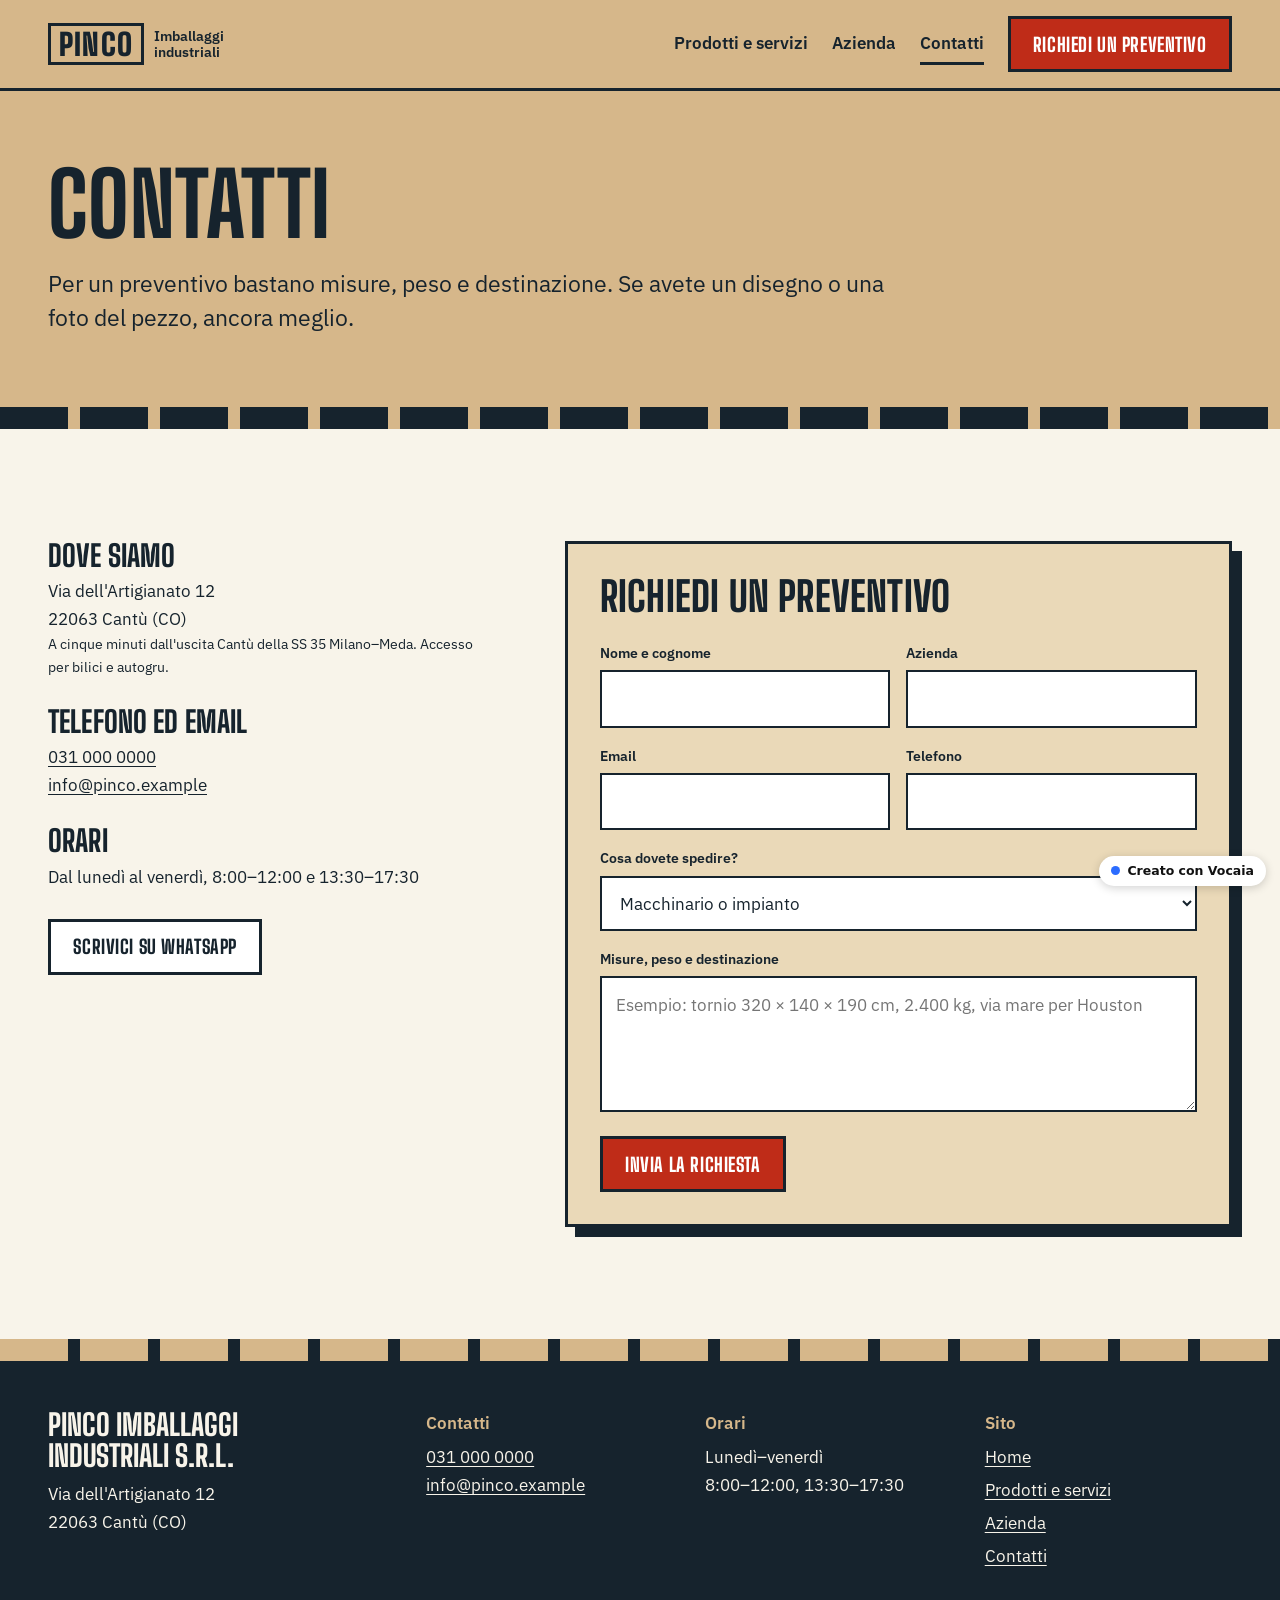
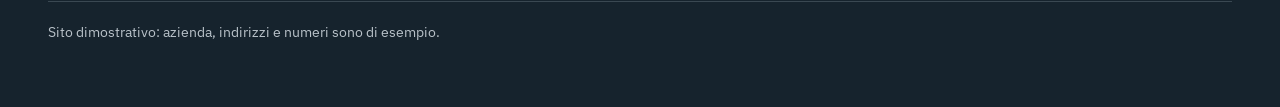
<file: pinco/contatti.html>
<!doctype html>
<html lang="it">
<head>
<meta charset="utf-8">
<meta name="viewport" content="width=device-width, initial-scale=1">
<title>Contatti e preventivi | Pinco Imballaggi Industriali</title>
<meta name="description" content="Richiedi un preventivo per il tuo imballo: Via dell'Artigianato 12, Cantù (CO). Risposta entro due giorni lavorativi.">
<link rel="canonical" href="https://pinco.vocaia.com/contatti">
<meta property="og:type" content="website">
<meta property="og:locale" content="it_IT">
<meta property="og:site_name" content="Pinco Imballaggi Industriali">
<meta property="og:title" content="Contatti e preventivi | Pinco Imballaggi Industriali">
<meta property="og:description" content="Richiedi un preventivo per il tuo imballo: Via dell'Artigianato 12, Cantù (CO). Risposta entro due giorni lavorativi.">
<meta property="og:url" content="https://pinco.vocaia.com/contatti">
<meta name="theme-color" content="#16232D">
<meta name="generator" content="Vocaia (sample)">
<meta name="robots" content="noindex">
<link rel="stylesheet" href="styles.css">
<script type="application/ld+json">{"@context":"https://schema.org","@type":"LocalBusiness","name":"Pinco Imballaggi Industriali S.r.l.","description":"Imballaggi industriali su misura: casse e gabbie in legno, pallet, cartone pesante e imballi barriera.","url":"https://pinco.vocaia.com/","telephone":"+39 031 000 0000","email":"info@pinco.example","address":{"@type":"PostalAddress","streetAddress":"Via dell'Artigianato 12","postalCode":"22063","addressLocality":"Cantù","addressRegion":"CO","addressCountry":"IT"},"openingHoursSpecification":[{"@type":"OpeningHoursSpecification","dayOfWeek":["Monday","Tuesday","Wednesday","Thursday","Friday"],"opens":"08:00","closes":"17:30"}],"areaServed":"Lombardia"}</script>
</head>
<body>
<header class="site-header"><a class="skip" href="#contenuto">Vai al contenuto</a><div class="wrap nav"><a class="nav__brand" href="index.html" aria-label="Pinco Imballaggi Industriali, home"><span class="brand-box">PINCO</span><span class="brand-sub">Imballaggi industriali</span></a><button class="nav__toggle" data-nav-toggle="true" aria-expanded="false" aria-controls="menu" aria-label="Apri il menu"><svg viewBox="0 0 28 28" fill="none" stroke="currentColor" stroke-width="3"><path d="M3 7h22M3 14h22M3 21h22"></path></svg></button><nav class="nav__links" id="menu" data-nav-links="true" aria-label="Menu principale"><a href="prodotti-e-servizi.html">Prodotti e servizi</a><a href="azienda.html">Azienda</a><a href="contatti.html" aria-current="page">Contatti</a><a class="btn btn--red" href="contatti.html#preventivo">Richiedi un preventivo</a></nav></div></header><main id="contenuto"><section class="pagehead"><div class="wrap stack" style="--flow:1.25rem"><h1>Contatti</h1><p class="lead measure">Per un preventivo bastano misure, peso e destinazione. Se avete un disegno o una foto del pezzo, ancora meglio.</p></div><div class="slats" aria-hidden="true"></div></section><section class="section"><div class="wrap contact"><div class="contact__info stack" style="--flow:1.75rem"><div><h2>Dove siamo</h2><p>Via dell&#x27;Artigianato 12<br/>22063 Cantù (CO)</p><p class="small">A cinque minuti dall&#x27;uscita Cantù della SS 35 Milano–Meda. Accesso per bilici e autogru.</p></div><div><h2>Telefono ed email</h2><p><a href="tel:+390310000000">031 000 0000</a><br/><a href="mailto:info@pinco.example">info@pinco.example</a></p></div><div><h2>Orari</h2><p>Dal lunedì al venerdì, 8:00–12:00 e 13:30–17:30</p></div><a class="btn btn--wa" href="#preventivo">Scrivici su WhatsApp</a></div><form class="quote" id="preventivo" data-demo-form="true"><h2>Richiedi un preventivo</h2><div class="form-grid"><div class="field"><label for="nome">Nome e cognome</label><input id="nome" name="nome" autoComplete="name" required=""/></div><div class="field"><label for="azienda">Azienda</label><input id="azienda" name="azienda" autoComplete="organization" required=""/></div><div class="field"><label for="email">Email</label><input id="email" name="email" type="email" autoComplete="email" required=""/></div><div class="field"><label for="tel">Telefono</label><input id="tel" name="tel" type="tel" autoComplete="tel"/></div><div class="field full"><label for="tipo">Cosa dovete spedire?</label><select id="tipo" name="tipo"><option>Macchinario o impianto</option><option>Arredo o pezzi di design</option><option>Componenti in serie</option><option>Altro</option></select></div><div class="field full"><label for="msg">Misure, peso e destinazione</label><textarea id="msg" name="msg" placeholder="Esempio: tornio 320 × 140 × 190 cm, 2.400 kg, via mare per Houston" required=""></textarea></div></div><button class="btn btn--red" type="submit">Invia la richiesta</button><p class="form-status" data-form-status="true" tabindex="-1" role="status">Richiesta inviata. In questo sito dimostrativo il modulo non spedisce davvero: sul sito pubblicato il messaggio arriva all&#x27;azienda.</p></form></div></section></main><footer class="footer"><div class="slats" aria-hidden="true"></div><div class="wrap footer__grid"><div><p class="footer__name">Pinco Imballaggi Industriali S.r.l.</p><p>Via dell&#x27;Artigianato 12<br/>22063 Cantù (CO)</p></div><div><p class="footer__h">Contatti</p><p><a href="tel:+390310000000">031 000 0000</a><br/><a href="mailto:info@pinco.example">info@pinco.example</a></p></div><div><p class="footer__h">Orari</p><p>Lunedì–venerdì<br/>8:00–12:00, 13:30–17:30</p></div><nav aria-label="Pagine del sito"><p class="footer__h">Sito</p><ul class="footer__links"><li><a href="index.html">Home</a></li><li><a href="prodotti-e-servizi.html">Prodotti e servizi</a></li><li><a href="azienda.html">Azienda</a></li><li><a href="contatti.html">Contatti</a></li></ul></nav></div><div class="wrap footer__legal"><p>Sito dimostrativo: azienda, indirizzi e numeri sono di esempio.</p></div></footer>
<a class="vocaia-badge" href="#" aria-label="Sito creato con Vocaia"><i></i>Creato con Vocaia</a>
<script src="site.js" defer></script>
</body>
</html>
</file>
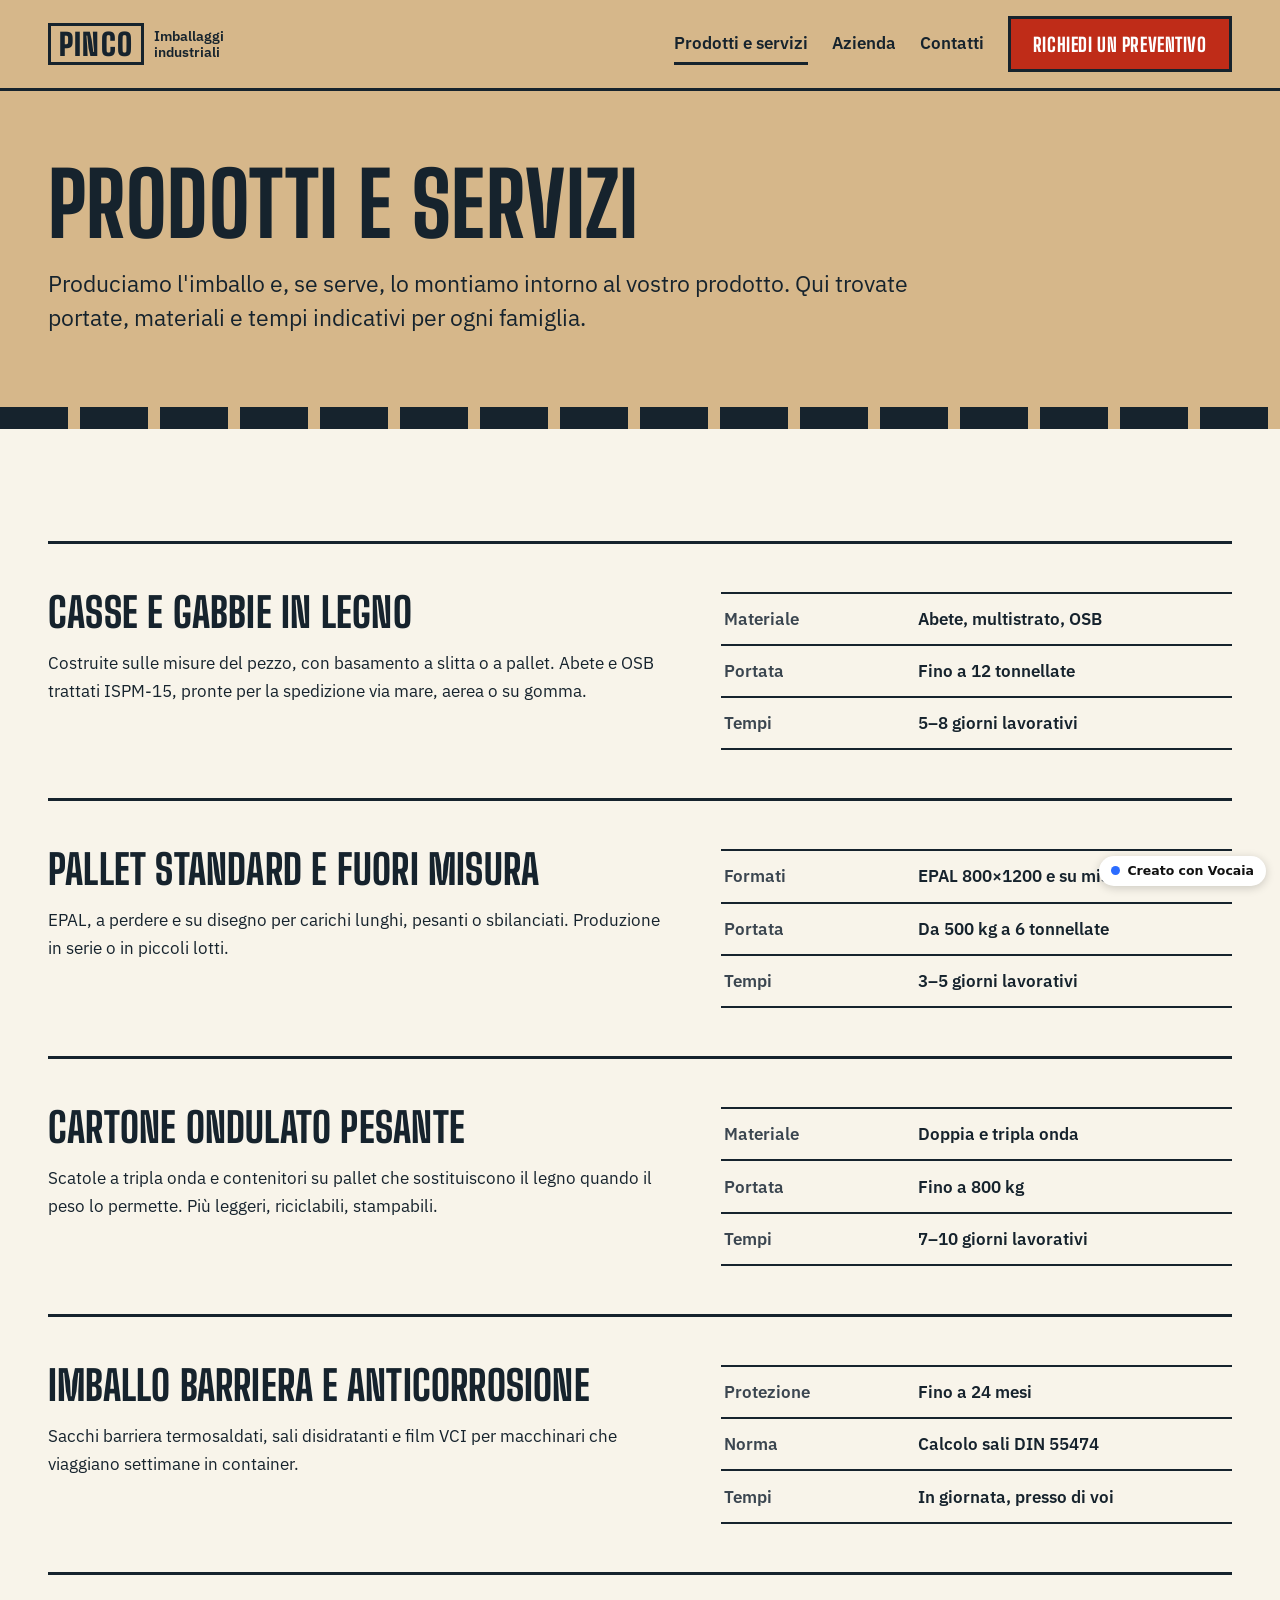
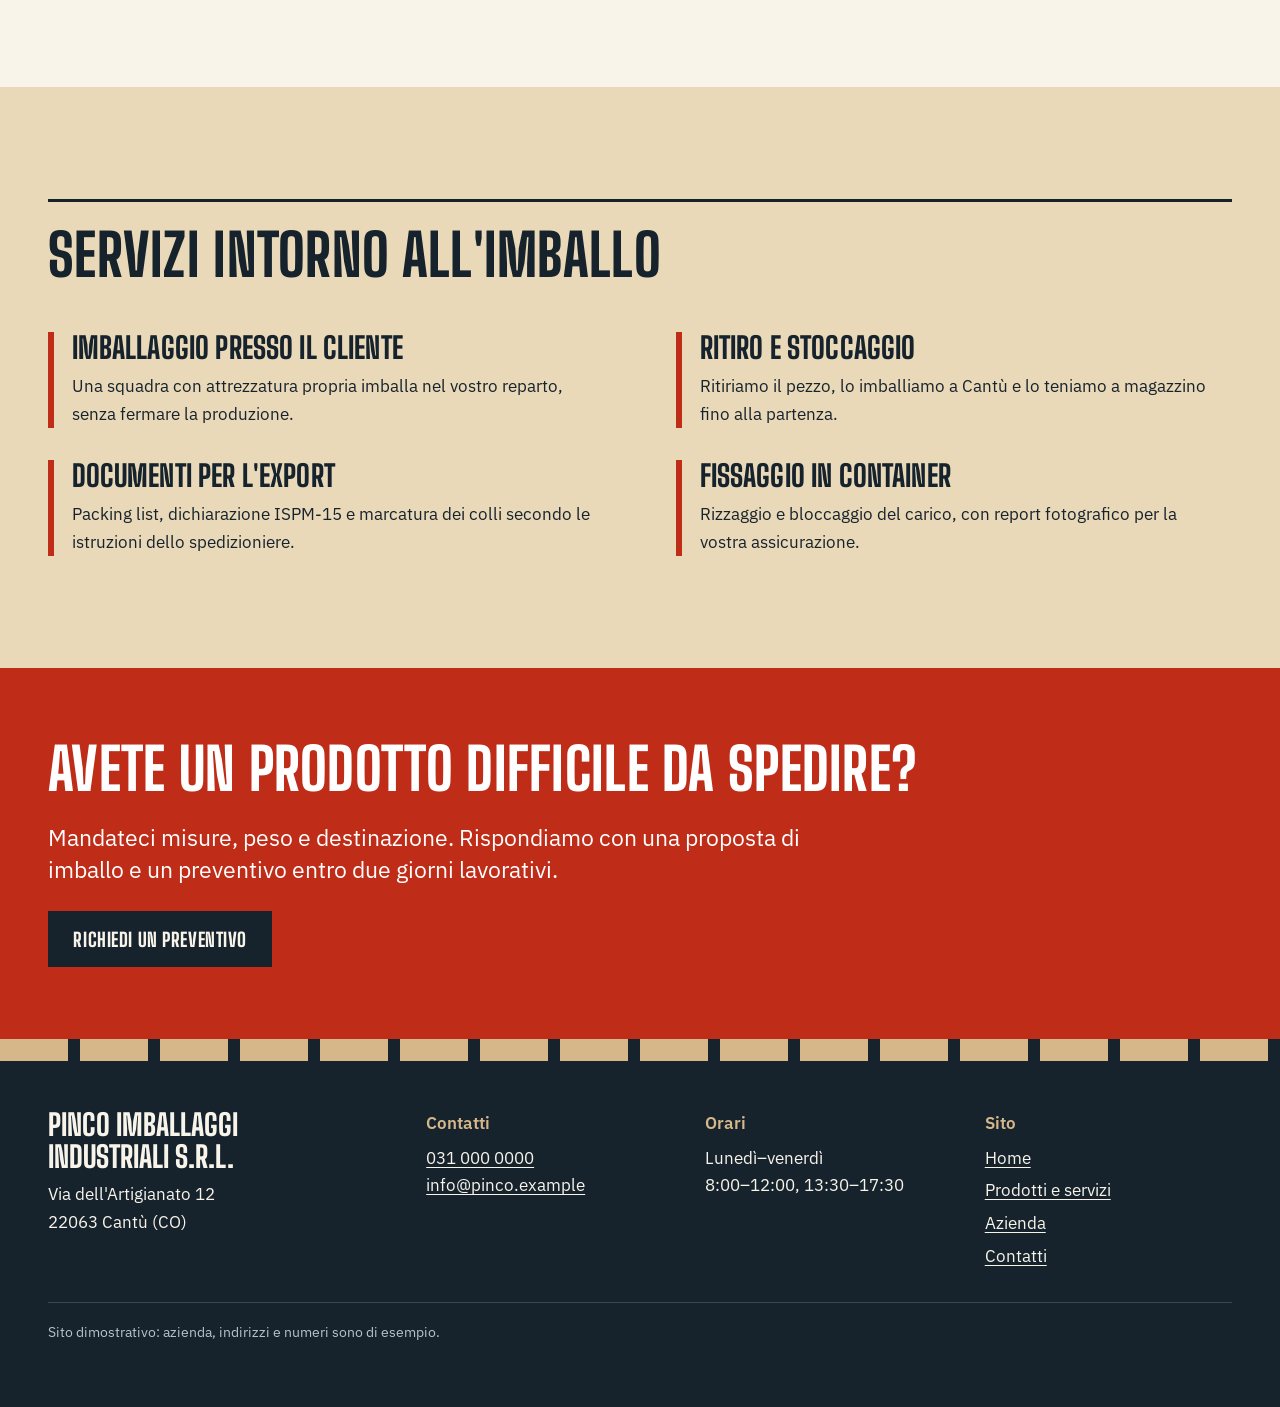
<file: pinco/prodotti-e-servizi.html>
<!doctype html>
<html lang="it">
<head>
<meta charset="utf-8">
<meta name="viewport" content="width=device-width, initial-scale=1">
<title>Prodotti e servizi | Pinco Imballaggi Industriali</title>
<meta name="description" content="Casse in legno fino a 12 tonnellate, pallet su misura, cartone a tripla onda, imballi barriera VCI e imballaggio presso il cliente.">
<link rel="canonical" href="https://pinco.vocaia.com/prodotti-e-servizi">
<meta property="og:type" content="website">
<meta property="og:locale" content="it_IT">
<meta property="og:site_name" content="Pinco Imballaggi Industriali">
<meta property="og:title" content="Prodotti e servizi | Pinco Imballaggi Industriali">
<meta property="og:description" content="Casse in legno fino a 12 tonnellate, pallet su misura, cartone a tripla onda, imballi barriera VCI e imballaggio presso il cliente.">
<meta property="og:url" content="https://pinco.vocaia.com/prodotti-e-servizi">
<meta name="theme-color" content="#16232D">
<meta name="generator" content="Vocaia (sample)">
<meta name="robots" content="noindex">
<link rel="stylesheet" href="styles.css">
<script type="application/ld+json">{"@context":"https://schema.org","@type":"LocalBusiness","name":"Pinco Imballaggi Industriali S.r.l.","description":"Imballaggi industriali su misura: casse e gabbie in legno, pallet, cartone pesante e imballi barriera.","url":"https://pinco.vocaia.com/","telephone":"+39 031 000 0000","email":"info@pinco.example","address":{"@type":"PostalAddress","streetAddress":"Via dell'Artigianato 12","postalCode":"22063","addressLocality":"Cantù","addressRegion":"CO","addressCountry":"IT"},"openingHoursSpecification":[{"@type":"OpeningHoursSpecification","dayOfWeek":["Monday","Tuesday","Wednesday","Thursday","Friday"],"opens":"08:00","closes":"17:30"}],"areaServed":"Lombardia"}</script>
</head>
<body>
<header class="site-header"><a class="skip" href="#contenuto">Vai al contenuto</a><div class="wrap nav"><a class="nav__brand" href="index.html" aria-label="Pinco Imballaggi Industriali, home"><span class="brand-box">PINCO</span><span class="brand-sub">Imballaggi industriali</span></a><button class="nav__toggle" data-nav-toggle="true" aria-expanded="false" aria-controls="menu" aria-label="Apri il menu"><svg viewBox="0 0 28 28" fill="none" stroke="currentColor" stroke-width="3"><path d="M3 7h22M3 14h22M3 21h22"></path></svg></button><nav class="nav__links" id="menu" data-nav-links="true" aria-label="Menu principale"><a href="prodotti-e-servizi.html" aria-current="page">Prodotti e servizi</a><a href="azienda.html">Azienda</a><a href="contatti.html">Contatti</a><a class="btn btn--red" href="contatti.html#preventivo">Richiedi un preventivo</a></nav></div></header><main id="contenuto"><section class="pagehead"><div class="wrap stack" style="--flow:1.25rem"><h1>Prodotti e servizi</h1><p class="lead measure">Produciamo l&#x27;imballo e, se serve, lo montiamo intorno al vostro prodotto. Qui trovate portate, materiali e tempi indicativi per ogni famiglia.</p></div><div class="slats" aria-hidden="true"></div></section><section class="section"><div class="wrap catalog"><article id="casse" class="catalog__item"><div class="stack"><h2>Casse e gabbie in legno</h2><p class="measure">Costruite sulle misure del pezzo, con basamento a slitta o a pallet. Abete e OSB trattati ISPM-15, pronte per la spedizione via mare, aerea o su gomma.</p></div><div class="table-scroll"><table class="spec"><tbody><tr><th scope="row">Materiale</th><td>Abete, multistrato, OSB</td></tr><tr><th scope="row">Portata</th><td>Fino a 12 tonnellate</td></tr><tr><th scope="row">Tempi</th><td>5–8 giorni lavorativi</td></tr></tbody></table></div></article><article id="pallet" class="catalog__item"><div class="stack"><h2>Pallet standard e fuori misura</h2><p class="measure">EPAL, a perdere e su disegno per carichi lunghi, pesanti o sbilanciati. Produzione in serie o in piccoli lotti.</p></div><div class="table-scroll"><table class="spec"><tbody><tr><th scope="row">Formati</th><td>EPAL 800×1200 e su misura</td></tr><tr><th scope="row">Portata</th><td>Da 500 kg a 6 tonnellate</td></tr><tr><th scope="row">Tempi</th><td>3–5 giorni lavorativi</td></tr></tbody></table></div></article><article id="cartone" class="catalog__item"><div class="stack"><h2>Cartone ondulato pesante</h2><p class="measure">Scatole a tripla onda e contenitori su pallet che sostituiscono il legno quando il peso lo permette. Più leggeri, riciclabili, stampabili.</p></div><div class="table-scroll"><table class="spec"><tbody><tr><th scope="row">Materiale</th><td>Doppia e tripla onda</td></tr><tr><th scope="row">Portata</th><td>Fino a 800 kg</td></tr><tr><th scope="row">Tempi</th><td>7–10 giorni lavorativi</td></tr></tbody></table></div></article><article id="barriera" class="catalog__item"><div class="stack"><h2>Imballo barriera e anticorrosione</h2><p class="measure">Sacchi barriera termosaldati, sali disidratanti e film VCI per macchinari che viaggiano settimane in container.</p></div><div class="table-scroll"><table class="spec"><tbody><tr><th scope="row">Protezione</th><td>Fino a 24 mesi</td></tr><tr><th scope="row">Norma</th><td>Calcolo sali DIN 55474</td></tr><tr><th scope="row">Tempi</th><td>In giornata, presso di voi</td></tr></tbody></table></div></article></div></section><section class="section section--kraft"><div class="wrap"><div class="head"><h2>Servizi intorno all&#x27;imballo</h2></div><ul class="services"><li><h3>Imballaggio presso il cliente</h3><p>Una squadra con attrezzatura propria imballa nel vostro reparto, senza fermare la produzione.</p></li><li><h3>Ritiro e stoccaggio</h3><p>Ritiriamo il pezzo, lo imballiamo a Cantù e lo teniamo a magazzino fino alla partenza.</p></li><li><h3>Documenti per l&#x27;export</h3><p>Packing list, dichiarazione ISPM-15 e marcatura dei colli secondo le istruzioni dello spedizioniere.</p></li><li><h3>Fissaggio in container</h3><p>Rizzaggio e bloccaggio del carico, con report fotografico per la vostra assicurazione.</p></li></ul></div></section><section class="cta"><div class="wrap cta__in"><h2>Avete un prodotto difficile da spedire?</h2><p>Mandateci misure, peso e destinazione. Rispondiamo con una proposta di imballo e un preventivo entro due giorni lavorativi.</p><a class="btn btn--ink" href="contatti.html#preventivo">Richiedi un preventivo</a></div></section></main><footer class="footer"><div class="slats" aria-hidden="true"></div><div class="wrap footer__grid"><div><p class="footer__name">Pinco Imballaggi Industriali S.r.l.</p><p>Via dell&#x27;Artigianato 12<br/>22063 Cantù (CO)</p></div><div><p class="footer__h">Contatti</p><p><a href="tel:+390310000000">031 000 0000</a><br/><a href="mailto:info@pinco.example">info@pinco.example</a></p></div><div><p class="footer__h">Orari</p><p>Lunedì–venerdì<br/>8:00–12:00, 13:30–17:30</p></div><nav aria-label="Pagine del sito"><p class="footer__h">Sito</p><ul class="footer__links"><li><a href="index.html">Home</a></li><li><a href="prodotti-e-servizi.html">Prodotti e servizi</a></li><li><a href="azienda.html">Azienda</a></li><li><a href="contatti.html">Contatti</a></li></ul></nav></div><div class="wrap footer__legal"><p>Sito dimostrativo: azienda, indirizzi e numeri sono di esempio.</p></div></footer>
<a class="vocaia-badge" href="#" aria-label="Sito creato con Vocaia"><i></i>Creato con Vocaia</a>
<script src="site.js" defer></script>
</body>
</html>
</file>
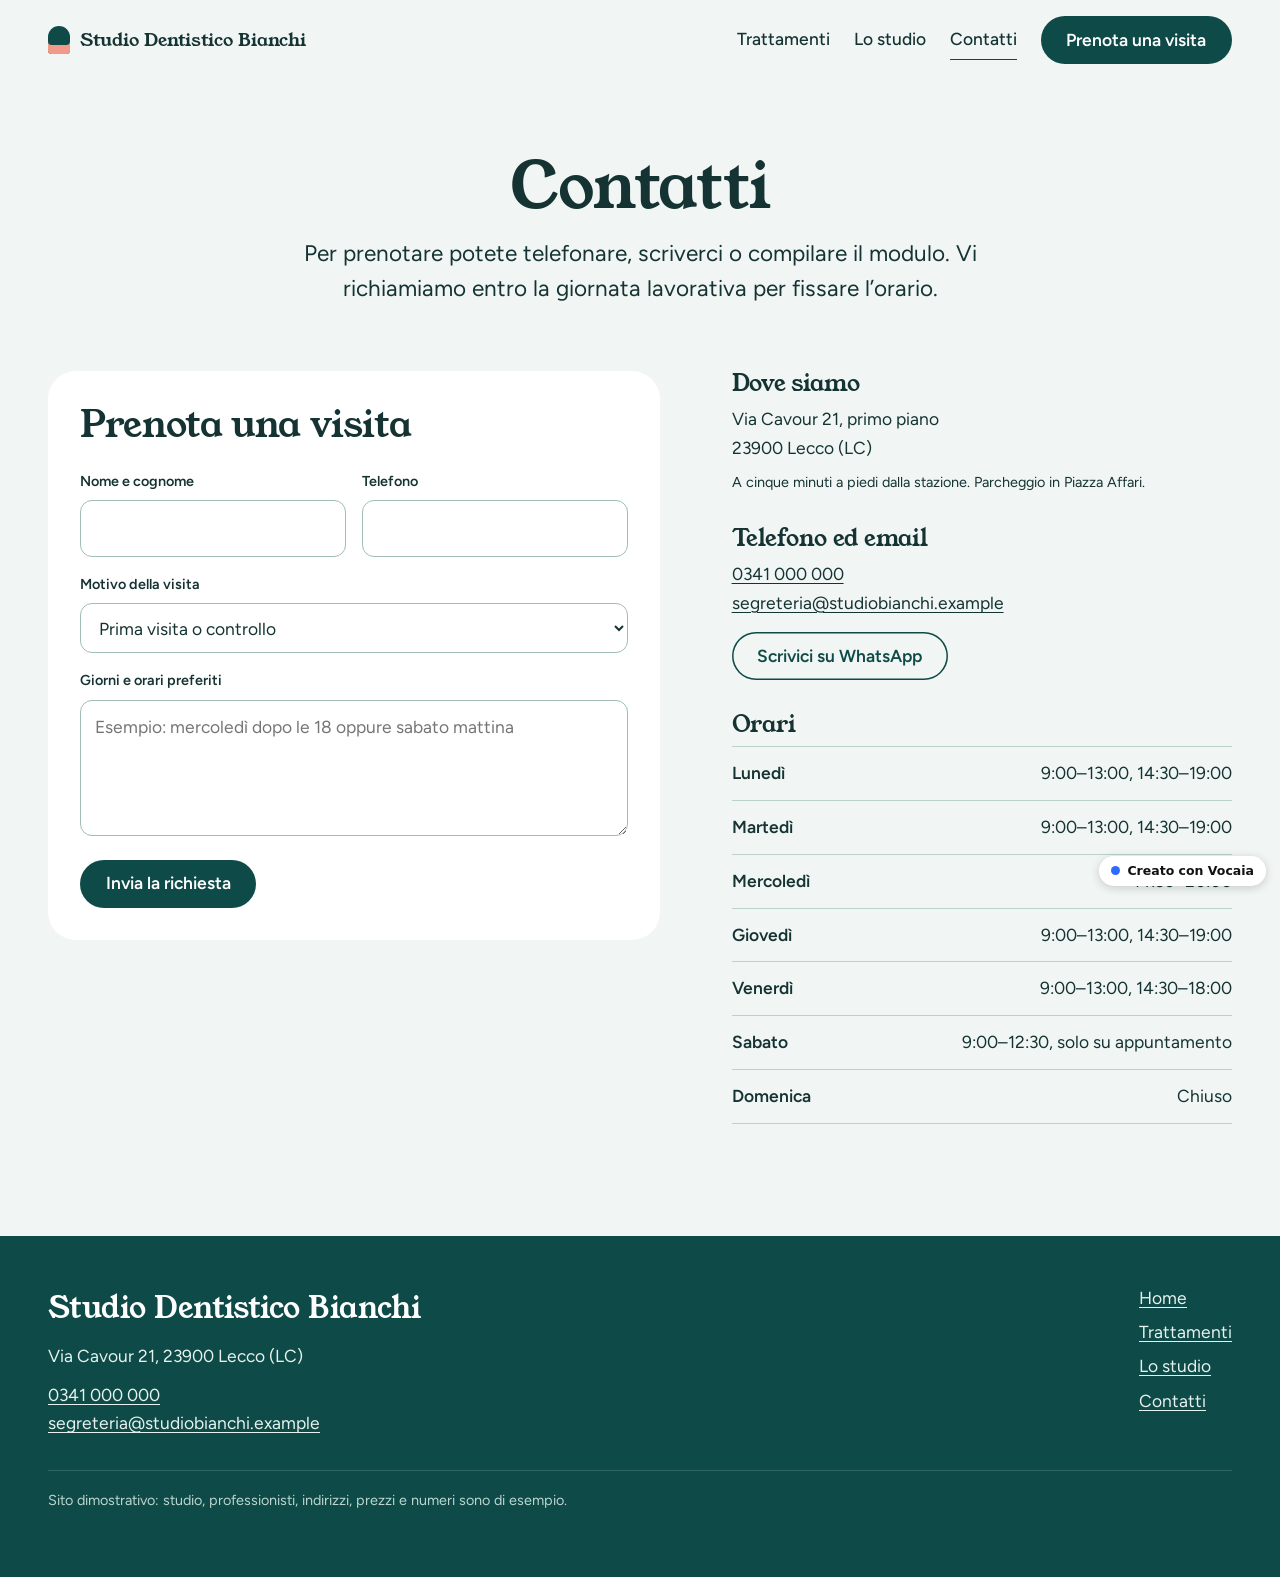
<file: studio-bianchi/contatti.html>
<!doctype html>
<html lang="it">
<head>
<meta charset="utf-8">
<meta name="viewport" content="width=device-width, initial-scale=1">
<title>Contatti e orari | Studio Dentistico Bianchi Lecco</title>
<meta name="description" content="Prenota una visita: Via Cavour 21, Lecco. Aperti dal lunedì al sabato, mercoledì fino alle 20. Vi richiamiamo entro la giornata lavorativa.">
<link rel="canonical" href="https://studiobianchi.vocaia.com/contatti">
<meta property="og:type" content="website">
<meta property="og:locale" content="it_IT">
<meta property="og:site_name" content="Studio Dentistico Bianchi">
<meta property="og:title" content="Contatti e orari | Studio Dentistico Bianchi Lecco">
<meta property="og:description" content="Prenota una visita: Via Cavour 21, Lecco. Aperti dal lunedì al sabato, mercoledì fino alle 20. Vi richiamiamo entro la giornata lavorativa.">
<meta property="og:url" content="https://studiobianchi.vocaia.com/contatti">
<meta name="theme-color" content="#0E4A47">
<meta name="generator" content="Vocaia (sample)">
<meta name="robots" content="noindex">
<link rel="stylesheet" href="styles.css">
<script type="application/ld+json">{"@context":"https://schema.org","@type":"Dentist","name":"Studio Dentistico Bianchi","description":"Studio dentistico nel centro di Lecco: prevenzione, cure, ortodonzia e implantologia per adulti e bambini.","url":"https://studiobianchi.vocaia.com/","telephone":"+39 0341 000 000","email":"segreteria@studiobianchi.example","priceRange":"€€","address":{"@type":"PostalAddress","streetAddress":"Via Cavour 21","postalCode":"23900","addressLocality":"Lecco","addressRegion":"LC","addressCountry":"IT"},"openingHoursSpecification":[{"@type":"OpeningHoursSpecification","dayOfWeek":["Monday","Tuesday","Thursday"],"opens":"09:00","closes":"19:00"},{"@type":"OpeningHoursSpecification","dayOfWeek":["Wednesday"],"opens":"14:30","closes":"20:00"},{"@type":"OpeningHoursSpecification","dayOfWeek":["Friday"],"opens":"09:00","closes":"18:00"},{"@type":"OpeningHoursSpecification","dayOfWeek":["Saturday"],"opens":"09:00","closes":"12:30"}],"medicalSpecialty":"Dentistry"}</script>
</head>
<body>
<header class="site-header"><a class="skip" href="#contenuto">Vai al contenuto</a><div class="wrap nav"><a class="nav__brand" href="index.html" aria-label="Studio Dentistico Bianchi, home"><span class="brand-arch" aria-hidden="true"></span><span class="brand-name">Studio Dentistico Bianchi</span></a><button class="nav__toggle" data-nav-toggle="true" aria-expanded="false" aria-controls="menu" aria-label="Apri il menu"><svg viewBox="0 0 28 28" fill="none" stroke="currentColor" stroke-width="2" stroke-linecap="round"><path d="M5 8h18M5 14h18M5 20h18"></path></svg></button><nav class="nav__links" id="menu" data-nav-links="true" aria-label="Menu principale"><a href="trattamenti.html">Trattamenti</a><a href="lo-studio.html">Lo studio</a><a href="contatti.html" aria-current="page">Contatti</a><a class="btn btn--teal" href="contatti.html#prenota">Prenota una visita</a></nav></div></header><main id="contenuto"><section class="pagehead"><div class="wrap center"><h1>Contatti</h1><p class="lead">Per prenotare potete telefonare, scriverci o compilare il modulo. Vi richiamiamo entro la giornata lavorativa per fissare l’orario.</p></div></section><section class="section section--tight"><div class="wrap contact"><form class="book" id="prenota" data-demo-form="true"><h2>Prenota una visita</h2><div class="form-grid"><div class="field"><label for="nome">Nome e cognome</label><input id="nome" name="nome" autoComplete="name" required=""/></div><div class="field"><label for="tel">Telefono</label><input id="tel" name="tel" type="tel" autoComplete="tel" required=""/></div><div class="field full"><label for="motivo">Motivo della visita</label><select id="motivo" name="motivo"><option>Prima visita o controllo</option><option>Igiene</option><option>Ho dolore</option><option>Visita per un bambino</option><option>Ortodonzia</option></select></div><div class="field full"><label for="quando">Giorni e orari preferiti</label><textarea id="quando" name="quando" placeholder="Esempio: mercoledì dopo le 18 oppure sabato mattina"></textarea></div></div><button class="btn btn--teal" type="submit">Invia la richiesta</button><p class="form-status" data-form-status="true" tabindex="-1" role="status">Richiesta inviata. In questo sito dimostrativo il modulo non spedisce davvero: sul sito pubblicato il messaggio arriva alla segreteria.</p></form><div class="contact__info"><div><h2>Dove siamo</h2><p>Via Cavour 21, primo piano<br/>23900 Lecco (LC)</p><p class="small">A cinque minuti a piedi dalla stazione. Parcheggio in Piazza Affari.</p></div><div><h2>Telefono ed email</h2><p><a href="tel:+390341000000">0341 000 000</a><br/><a href="mailto:segreteria@studiobianchi.example">segreteria@studiobianchi.example</a></p><a class="btn btn--outline" href="#prenota">Scrivici su WhatsApp</a></div><div><h2>Orari</h2><dl class="orari"><div><dt>Lunedì</dt><dd>9:00–13:00, 14:30–19:00</dd></div><div><dt>Martedì</dt><dd>9:00–13:00, 14:30–19:00</dd></div><div><dt>Mercoledì</dt><dd>14:30–20:00</dd></div><div><dt>Giovedì</dt><dd>9:00–13:00, 14:30–19:00</dd></div><div><dt>Venerdì</dt><dd>9:00–13:00, 14:30–18:00</dd></div><div><dt>Sabato</dt><dd>9:00–12:30, solo su appuntamento</dd></div><div><dt>Domenica</dt><dd>Chiuso</dd></div></dl></div></div></div></section></main><footer class="footer"><div class="wrap footer__grid"><div><p class="footer__name">Studio Dentistico Bianchi</p><p>Via Cavour 21, 23900 Lecco (LC)</p><p><a href="tel:+390341000000">0341 000 000</a><br/><a href="mailto:segreteria@studiobianchi.example">segreteria@studiobianchi.example</a></p></div><nav aria-label="Pagine del sito"><ul class="footer__links"><li><a href="index.html">Home</a></li><li><a href="trattamenti.html">Trattamenti</a></li><li><a href="lo-studio.html">Lo studio</a></li><li><a href="contatti.html">Contatti</a></li></ul></nav></div><div class="wrap footer__legal"><p>Sito dimostrativo: studio, professionisti, indirizzi, prezzi e numeri sono di esempio.</p></div></footer>
<a class="vocaia-badge" href="#" aria-label="Sito creato con Vocaia"><i></i>Creato con Vocaia</a>
<script src="site.js" defer></script>
</body>
</html>
</file>
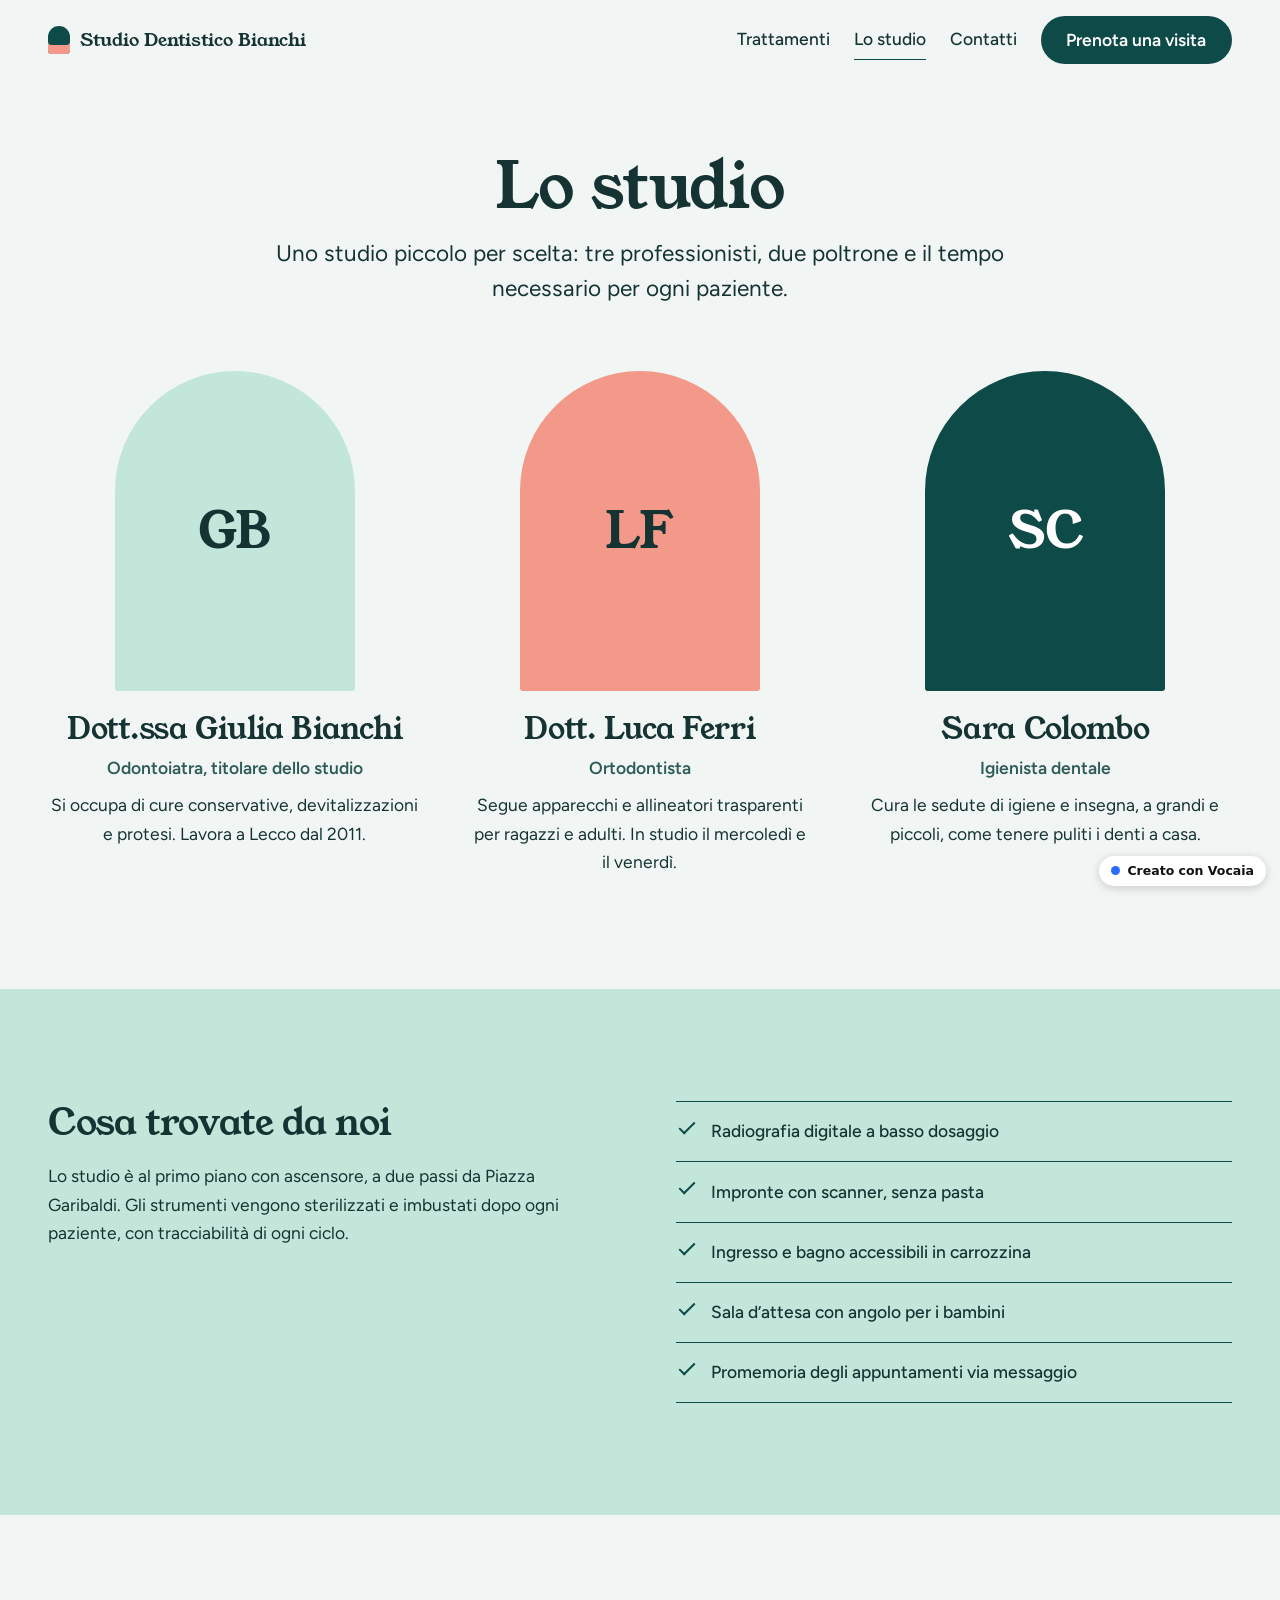
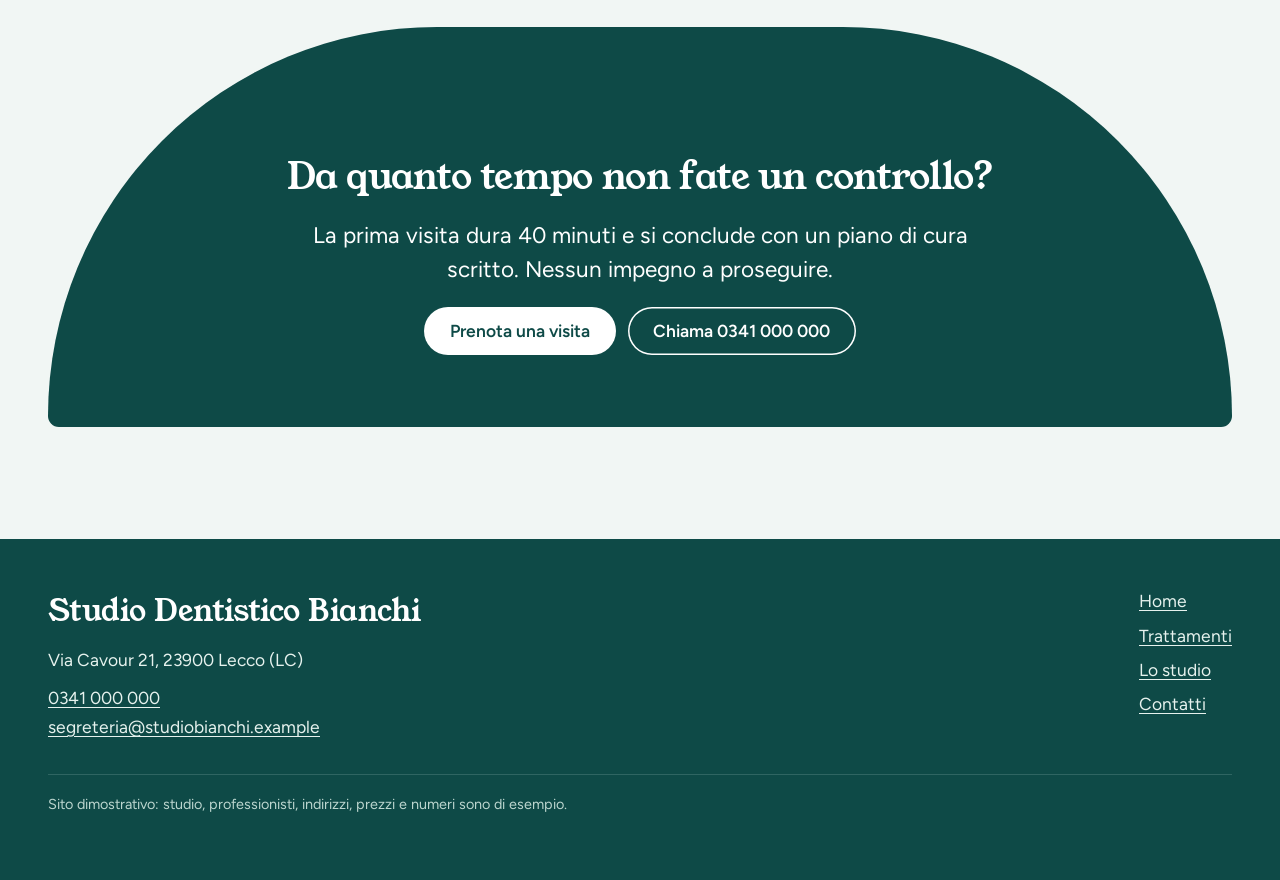
<file: studio-bianchi/lo-studio.html>
<!doctype html>
<html lang="it">
<head>
<meta charset="utf-8">
<meta name="viewport" content="width=device-width, initial-scale=1">
<title>Lo studio e i professionisti | Studio Dentistico Bianchi Lecco</title>
<meta name="description" content="Tre professionisti e due poltrone in Via Cavour a Lecco: odontoiatra, ortodontista e igienista. Studio accessibile, radiografia digitale.">
<link rel="canonical" href="https://studiobianchi.vocaia.com/lo-studio">
<meta property="og:type" content="website">
<meta property="og:locale" content="it_IT">
<meta property="og:site_name" content="Studio Dentistico Bianchi">
<meta property="og:title" content="Lo studio e i professionisti | Studio Dentistico Bianchi Lecco">
<meta property="og:description" content="Tre professionisti e due poltrone in Via Cavour a Lecco: odontoiatra, ortodontista e igienista. Studio accessibile, radiografia digitale.">
<meta property="og:url" content="https://studiobianchi.vocaia.com/lo-studio">
<meta name="theme-color" content="#0E4A47">
<meta name="generator" content="Vocaia (sample)">
<meta name="robots" content="noindex">
<link rel="stylesheet" href="styles.css">
<script type="application/ld+json">{"@context":"https://schema.org","@type":"Dentist","name":"Studio Dentistico Bianchi","description":"Studio dentistico nel centro di Lecco: prevenzione, cure, ortodonzia e implantologia per adulti e bambini.","url":"https://studiobianchi.vocaia.com/","telephone":"+39 0341 000 000","email":"segreteria@studiobianchi.example","priceRange":"€€","address":{"@type":"PostalAddress","streetAddress":"Via Cavour 21","postalCode":"23900","addressLocality":"Lecco","addressRegion":"LC","addressCountry":"IT"},"openingHoursSpecification":[{"@type":"OpeningHoursSpecification","dayOfWeek":["Monday","Tuesday","Thursday"],"opens":"09:00","closes":"19:00"},{"@type":"OpeningHoursSpecification","dayOfWeek":["Wednesday"],"opens":"14:30","closes":"20:00"},{"@type":"OpeningHoursSpecification","dayOfWeek":["Friday"],"opens":"09:00","closes":"18:00"},{"@type":"OpeningHoursSpecification","dayOfWeek":["Saturday"],"opens":"09:00","closes":"12:30"}],"medicalSpecialty":"Dentistry"}</script>
</head>
<body>
<header class="site-header"><a class="skip" href="#contenuto">Vai al contenuto</a><div class="wrap nav"><a class="nav__brand" href="index.html" aria-label="Studio Dentistico Bianchi, home"><span class="brand-arch" aria-hidden="true"></span><span class="brand-name">Studio Dentistico Bianchi</span></a><button class="nav__toggle" data-nav-toggle="true" aria-expanded="false" aria-controls="menu" aria-label="Apri il menu"><svg viewBox="0 0 28 28" fill="none" stroke="currentColor" stroke-width="2" stroke-linecap="round"><path d="M5 8h18M5 14h18M5 20h18"></path></svg></button><nav class="nav__links" id="menu" data-nav-links="true" aria-label="Menu principale"><a href="trattamenti.html">Trattamenti</a><a href="lo-studio.html" aria-current="page">Lo studio</a><a href="contatti.html">Contatti</a><a class="btn btn--teal" href="contatti.html#prenota">Prenota una visita</a></nav></div></header><main id="contenuto"><section class="pagehead"><div class="wrap center"><h1>Lo studio</h1><p class="lead">Uno studio piccolo per scelta: tre professionisti, due poltrone e il tempo necessario per ogni paziente.</p></div></section><section class="section section--tight"><div class="wrap"><ul class="team"><li><div class="team__arch team__arch--mint" aria-hidden="true">GB</div><h2>Dott.ssa Giulia Bianchi</h2><p class="team__role">Odontoiatra, titolare dello studio</p><p>Si occupa di cure conservative, devitalizzazioni e protesi. Lavora a Lecco dal 2011.</p></li><li><div class="team__arch team__arch--coral" aria-hidden="true">LF</div><h2>Dott. Luca Ferri</h2><p class="team__role">Ortodontista</p><p>Segue apparecchi e allineatori trasparenti per ragazzi e adulti. In studio il mercoledì e il venerdì.</p></li><li><div class="team__arch team__arch--teal" aria-hidden="true">SC</div><h2>Sara Colombo</h2><p class="team__role">Igienista dentale</p><p>Cura le sedute di igiene e insegna, a grandi e piccoli, come tenere puliti i denti a casa.</p></li></ul></div></section><section class="section section--mint"><div class="wrap two"><div class="two__text"><h2>Cosa trovate da noi</h2><p>Lo studio è al primo piano con ascensore, a due passi da Piazza Garibaldi. Gli strumenti vengono sterilizzati e imbustati dopo ogni paziente, con tracciabilità di ogni ciclo.</p></div><ul class="checks"><li>Radiografia digitale a basso dosaggio</li><li>Impronte con scanner, senza pasta</li><li>Ingresso e bagno accessibili in carrozzina</li><li>Sala d’attesa con angolo per i bambini</li><li>Promemoria degli appuntamenti via messaggio</li></ul></div></section><section class="section"><div class="wrap"><div class="callout"><h2>Da quanto tempo non fate un controllo?</h2><p>La prima visita dura 40 minuti e si conclude con un piano di cura scritto. Nessun impegno a proseguire.</p><div class="callout__actions"><a class="btn btn--white" href="contatti.html#prenota">Prenota una visita</a><a class="btn btn--outline-light" href="tel:+390341000000">Chiama 0341 000 000</a></div></div></div></section></main><footer class="footer"><div class="wrap footer__grid"><div><p class="footer__name">Studio Dentistico Bianchi</p><p>Via Cavour 21, 23900 Lecco (LC)</p><p><a href="tel:+390341000000">0341 000 000</a><br/><a href="mailto:segreteria@studiobianchi.example">segreteria@studiobianchi.example</a></p></div><nav aria-label="Pagine del sito"><ul class="footer__links"><li><a href="index.html">Home</a></li><li><a href="trattamenti.html">Trattamenti</a></li><li><a href="lo-studio.html">Lo studio</a></li><li><a href="contatti.html">Contatti</a></li></ul></nav></div><div class="wrap footer__legal"><p>Sito dimostrativo: studio, professionisti, indirizzi, prezzi e numeri sono di esempio.</p></div></footer>
<a class="vocaia-badge" href="#" aria-label="Sito creato con Vocaia"><i></i>Creato con Vocaia</a>
<script src="site.js" defer></script>
</body>
</html>
</file>
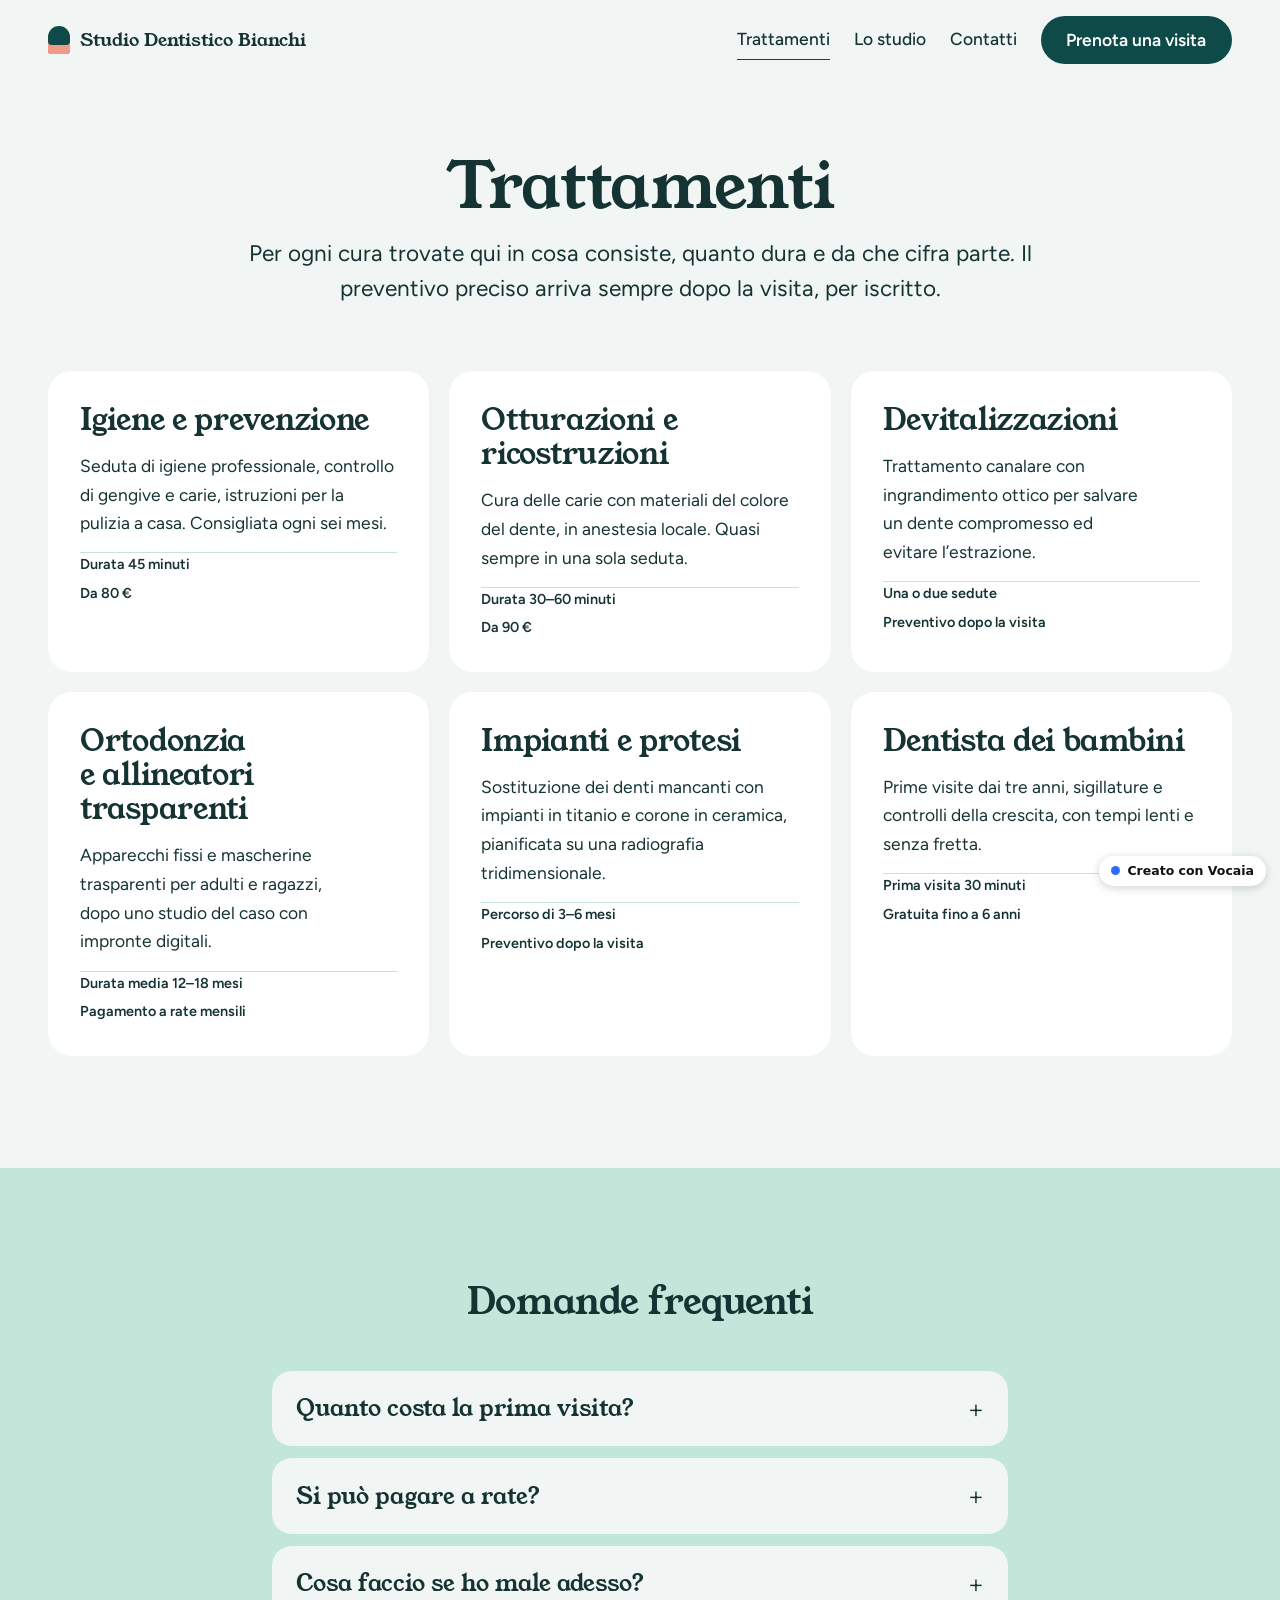
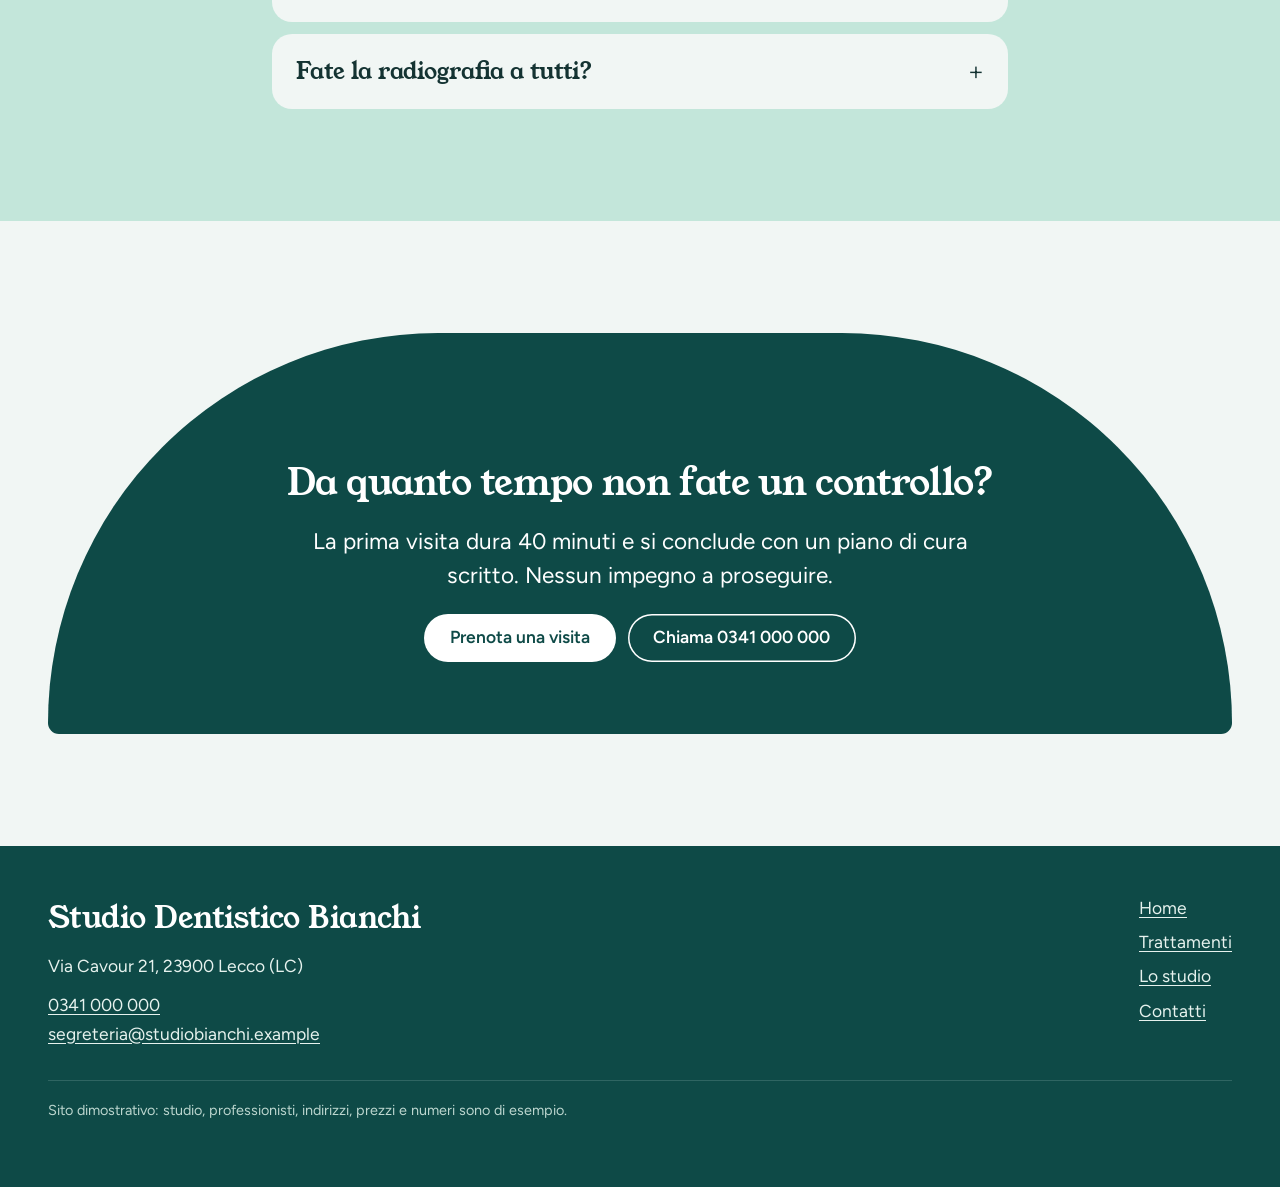
<file: studio-bianchi/trattamenti.html>
<!doctype html>
<html lang="it">
<head>
<meta charset="utf-8">
<meta name="viewport" content="width=device-width, initial-scale=1">
<title>Trattamenti e prezzi | Studio Dentistico Bianchi Lecco</title>
<meta name="description" content="Igiene da 80 €, otturazioni, devitalizzazioni, allineatori trasparenti, impianti e dentista dei bambini. Preventivo scritto dopo la visita.">
<link rel="canonical" href="https://studiobianchi.vocaia.com/trattamenti">
<meta property="og:type" content="website">
<meta property="og:locale" content="it_IT">
<meta property="og:site_name" content="Studio Dentistico Bianchi">
<meta property="og:title" content="Trattamenti e prezzi | Studio Dentistico Bianchi Lecco">
<meta property="og:description" content="Igiene da 80 €, otturazioni, devitalizzazioni, allineatori trasparenti, impianti e dentista dei bambini. Preventivo scritto dopo la visita.">
<meta property="og:url" content="https://studiobianchi.vocaia.com/trattamenti">
<meta name="theme-color" content="#0E4A47">
<meta name="generator" content="Vocaia (sample)">
<meta name="robots" content="noindex">
<link rel="stylesheet" href="styles.css">
<script type="application/ld+json">{"@context":"https://schema.org","@type":"Dentist","name":"Studio Dentistico Bianchi","description":"Studio dentistico nel centro di Lecco: prevenzione, cure, ortodonzia e implantologia per adulti e bambini.","url":"https://studiobianchi.vocaia.com/","telephone":"+39 0341 000 000","email":"segreteria@studiobianchi.example","priceRange":"€€","address":{"@type":"PostalAddress","streetAddress":"Via Cavour 21","postalCode":"23900","addressLocality":"Lecco","addressRegion":"LC","addressCountry":"IT"},"openingHoursSpecification":[{"@type":"OpeningHoursSpecification","dayOfWeek":["Monday","Tuesday","Thursday"],"opens":"09:00","closes":"19:00"},{"@type":"OpeningHoursSpecification","dayOfWeek":["Wednesday"],"opens":"14:30","closes":"20:00"},{"@type":"OpeningHoursSpecification","dayOfWeek":["Friday"],"opens":"09:00","closes":"18:00"},{"@type":"OpeningHoursSpecification","dayOfWeek":["Saturday"],"opens":"09:00","closes":"12:30"}],"medicalSpecialty":"Dentistry"}</script>
</head>
<body>
<header class="site-header"><a class="skip" href="#contenuto">Vai al contenuto</a><div class="wrap nav"><a class="nav__brand" href="index.html" aria-label="Studio Dentistico Bianchi, home"><span class="brand-arch" aria-hidden="true"></span><span class="brand-name">Studio Dentistico Bianchi</span></a><button class="nav__toggle" data-nav-toggle="true" aria-expanded="false" aria-controls="menu" aria-label="Apri il menu"><svg viewBox="0 0 28 28" fill="none" stroke="currentColor" stroke-width="2" stroke-linecap="round"><path d="M5 8h18M5 14h18M5 20h18"></path></svg></button><nav class="nav__links" id="menu" data-nav-links="true" aria-label="Menu principale"><a href="trattamenti.html" aria-current="page">Trattamenti</a><a href="lo-studio.html">Lo studio</a><a href="contatti.html">Contatti</a><a class="btn btn--teal" href="contatti.html#prenota">Prenota una visita</a></nav></div></header><main id="contenuto"><section class="pagehead"><div class="wrap center"><h1>Trattamenti</h1><p class="lead">Per ogni cura trovate qui in cosa consiste, quanto dura e da che cifra parte. Il preventivo preciso arriva sempre dopo la visita, per iscritto.</p></div></section><section class="section section--tight"><div class="wrap cards"><article id="igiene" class="card"><h2>Igiene e prevenzione</h2><p>Seduta di igiene professionale, controllo di gengive e carie, istruzioni per la pulizia a casa. Consigliata ogni sei mesi.</p><ul class="card__det"><li>Durata 45 minuti</li><li>Da 80 €</li></ul></article><article id="conservativa" class="card"><h2>Otturazioni e ricostruzioni</h2><p>Cura delle carie con materiali del colore del dente, in anestesia locale. Quasi sempre in una sola seduta.</p><ul class="card__det"><li>Durata 30–60 minuti</li><li>Da 90 €</li></ul></article><article id="endodonzia" class="card"><h2>Devitalizzazioni</h2><p>Trattamento canalare con ingrandimento ottico per salvare un dente compromesso ed evitare l’estrazione.</p><ul class="card__det"><li>Una o due sedute</li><li>Preventivo dopo la visita</li></ul></article><article id="ortodonzia" class="card"><h2>Ortodonzia e allineatori trasparenti</h2><p>Apparecchi fissi e mascherine trasparenti per adulti e ragazzi, dopo uno studio del caso con impronte digitali.</p><ul class="card__det"><li>Durata media 12–18 mesi</li><li>Pagamento a rate mensili</li></ul></article><article id="implantologia" class="card"><h2>Impianti e protesi</h2><p>Sostituzione dei denti mancanti con impianti in titanio e corone in ceramica, pianificata su una radiografia tridimensionale.</p><ul class="card__det"><li>Percorso di 3–6 mesi</li><li>Preventivo dopo la visita</li></ul></article><article id="bambini" class="card"><h2>Dentista dei bambini</h2><p>Prime visite dai tre anni, sigillature e controlli della crescita, con tempi lenti e senza fretta.</p><ul class="card__det"><li>Prima visita 30 minuti</li><li>Gratuita fino a 6 anni</li></ul></article></div></section><section class="section section--mint"><div class="wrap narrow"><div class="center"><h2>Domande frequenti</h2></div><div class="faq"><details><summary>Quanto costa la prima visita?</summary><p>50 €, che vengono scalati dal costo della prima cura se decidete di proseguire. Per i bambini fino a sei anni è gratuita.</p></details><details><summary>Si può pagare a rate?</summary><p>Sì. Per le cure sopra i 500 € proponiamo rate mensili senza interessi fino a dodici mesi.</p></details><details><summary>Cosa faccio se ho male adesso?</summary><p>Chiamate lo studio. Chi telefona entro le 11 viene visto in giornata, gli altri entro la mattina successiva.</p></details><details><summary>Fate la radiografia a tutti?</summary><p>No. La facciamo solo quando serve per la diagnosi e vi spieghiamo prima perché.</p></details></div></div></section><section class="section"><div class="wrap"><div class="callout"><h2>Da quanto tempo non fate un controllo?</h2><p>La prima visita dura 40 minuti e si conclude con un piano di cura scritto. Nessun impegno a proseguire.</p><div class="callout__actions"><a class="btn btn--white" href="contatti.html#prenota">Prenota una visita</a><a class="btn btn--outline-light" href="tel:+390341000000">Chiama 0341 000 000</a></div></div></div></section></main><footer class="footer"><div class="wrap footer__grid"><div><p class="footer__name">Studio Dentistico Bianchi</p><p>Via Cavour 21, 23900 Lecco (LC)</p><p><a href="tel:+390341000000">0341 000 000</a><br/><a href="mailto:segreteria@studiobianchi.example">segreteria@studiobianchi.example</a></p></div><nav aria-label="Pagine del sito"><ul class="footer__links"><li><a href="index.html">Home</a></li><li><a href="trattamenti.html">Trattamenti</a></li><li><a href="lo-studio.html">Lo studio</a></li><li><a href="contatti.html">Contatti</a></li></ul></nav></div><div class="wrap footer__legal"><p>Sito dimostrativo: studio, professionisti, indirizzi, prezzi e numeri sono di esempio.</p></div></footer>
<a class="vocaia-badge" href="#" aria-label="Sito creato con Vocaia"><i></i>Creato con Vocaia</a>
<script src="site.js" defer></script>
</body>
</html>
</file>
<file: marco-riva/styles.css>
@font-face{font-family:"Unbounded";src:url("assets/unbounded-latin-wght-normal.woff2") format("woff2");font-weight:200 900;font-style:normal;font-display:swap}
@font-face{font-family:"Instrument Sans";src:url("assets/instrument-sans-latin-wght-normal.woff2") format("woff2");font-weight:400 700;font-style:normal;font-display:swap}
/* Shared design foundation: every generated site inherits this file.
   It fixes proportions and the parts that must never break. Themes set the look. */
*,*::before,*::after{box-sizing:border-box}
html{-webkit-text-size-adjust:100%;scroll-behavior:smooth}
body{margin:0;font-family:var(--font-body);font-size:var(--step-0);line-height:1.6;color:var(--ink);background:var(--bg);-webkit-font-smoothing:antialiased;overflow-x:hidden}
img,svg{max-width:100%;display:block}
h1,h2,h3,h4,p,ul,ol,dl,dd,figure{margin:0}
ul[class],ol[class]{padding:0;list-style:none}
a{color:inherit}
:root{
  --step--1:clamp(.84rem,.82rem + .1vw,.9rem);
  --step-0:clamp(1rem,.97rem + .15vw,1.09rem);
  --step-1:clamp(1.2rem,1.13rem + .35vw,1.42rem);
  --step-2:clamp(1.44rem,1.3rem + .7vw,1.9rem);
  --step-3:clamp(1.73rem,1.45rem + 1.4vw,2.6rem);
  --step-4:clamp(2.07rem,1.55rem + 2.6vw,3.7rem);
  --step-5:clamp(2.5rem,1.5rem + 5vw,5.6rem);
  --s1:.5rem;--s2:.75rem;--s3:1rem;--s4:1.5rem;--s5:2rem;--s6:3rem;--s7:4.5rem;--s8:clamp(4rem,3rem + 5vw,7.5rem);
  --wrap:74rem;--measure:62ch;
}
.wrap{width:min(100% - 2.5rem,var(--wrap));margin-inline:auto}
.measure{max-width:var(--measure)}
.section{padding-block:var(--s8)}
.stack>*+*{margin-top:var(--flow,var(--s3))}
.skip{position:absolute;left:-999px;top:0;background:var(--ink);color:var(--bg);padding:.75rem 1rem;z-index:100}
.skip:focus{left:1rem;top:1rem}
:focus-visible{outline:3px solid var(--focus,var(--accent));outline-offset:3px}
h1,h2,h3{font-family:var(--font-display);line-height:1.08;text-wrap:balance}
p{text-wrap:pretty}
/* navigation pattern */
.site-header{position:relative;z-index:20}
.nav{display:flex;align-items:center;justify-content:space-between;gap:var(--s4);padding-block:1rem}
.nav__brand{text-decoration:none;display:flex;align-items:center;gap:.6rem}
.nav__links{display:flex;align-items:center;gap:var(--s4)}
.nav__links a{text-decoration:none}
.nav__toggle{display:none;background:none;border:0;padding:.6rem;margin-right:-.6rem;color:inherit;cursor:pointer}
.nav__toggle svg{width:28px;height:28px}
@media (max-width:860px){
  .nav__toggle{display:block}
  .nav__links{display:none;position:absolute;left:0;right:0;top:100%;flex-direction:column;align-items:stretch;gap:0;padding:.5rem 1.25rem 1.25rem;background:var(--nav-panel,var(--bg));border-bottom:var(--nav-panel-border,1px solid currentColor)}
  .nav__links.is-open{display:flex}
  .nav__links a{padding:.9rem 0;font-size:var(--step-1)}
  .nav__links .btn{margin-top:.75rem;text-align:center;justify-content:center}
}
/* buttons */
.btn{display:inline-flex;align-items:center;gap:.5rem;font:inherit;font-weight:600;text-decoration:none;cursor:pointer;border:0;padding:.85rem 1.4rem;line-height:1.2;min-height:48px}
/* forms */
.field{display:grid;gap:.4rem}
.field label{font-weight:600;font-size:var(--step--1)}
.field input,.field select,.field textarea{font:inherit;color:inherit;width:100%;padding:.8rem .9rem;min-height:48px;background:var(--field-bg,#fff);border:var(--field-border,1.5px solid currentColor);border-radius:var(--field-radius,0)}
.field textarea{min-height:8.5rem;resize:vertical}
.form-grid{display:grid;gap:var(--s3);grid-template-columns:1fr 1fr}
.form-grid .full{grid-column:1/-1}
@media (max-width:640px){.form-grid{grid-template-columns:1fr}}
.form-status{font-weight:600;padding:.9rem 1rem;display:none}
.form-status.is-visible{display:block}
/* tables scroll instead of breaking the page */
.table-scroll{overflow-x:auto}
table{border-collapse:collapse;width:100%}
th,td{text-align:left;vertical-align:top}
/* platform badge (free plan) */
.vocaia-badge{position:fixed;right:14px;bottom:14px;z-index:50;display:flex;align-items:center;gap:.45rem;background:#fff;color:#111;font:600 12.5px/1 system-ui,sans-serif;padding:.55rem .75rem;border-radius:999px;box-shadow:0 2px 10px rgba(0,0,0,.18);text-decoration:none}
.vocaia-badge i{width:9px;height:9px;border-radius:50%;background:#2b6cff;display:block}
.sr-only{position:absolute;width:1px;height:1px;overflow:hidden;clip:rect(0 0 0 0);white-space:nowrap}
@media (prefers-reduced-motion:reduce){*{animation:none!important;transition:none!important;scroll-behavior:auto!important}}

/* Theme: Marco Riva. Track colours on cool white, wide rounded type, everything soft-cornered. */
:root{--blue:#0E1B5C;--orange:#FF4A1C;--yellow:#FFD338;--sky:#CFDDFF;--white:#F5F7FC;--ink:var(--blue);--bg:var(--white);--accent:var(--orange);--focus:#0E1B5C;
  --font-display:"Unbounded",system-ui,sans-serif;--font-body:"Instrument Sans",system-ui,sans-serif;--r:28px;--field-bg:#fff;--field-border:2px solid #b9c5e8;--field-radius:14px;--nav-panel:#fff;--nav-panel-border:0}
h1,h2,h3{font-weight:700;letter-spacing:-.02em}
h1{font-size:clamp(2.1rem,1.2rem + 4.2vw,4.5rem);line-height:1.04}
h2{font-size:clamp(1.5rem,1.15rem + 1.7vw,2.5rem);line-height:1.12}
h3{font-size:var(--step-1);font-weight:600;letter-spacing:-.01em;line-height:1.2}
.lead{font-size:var(--step-1);line-height:1.5;max-width:46ch}
.site-header{background:var(--white)}
.brand-dot{width:18px;height:18px;border-radius:50%;background:var(--orange);box-shadow:10px 0 0 var(--yellow);margin-right:12px}
.brand-name{font-family:var(--font-display);font-weight:700;font-size:1.05rem;letter-spacing:-.01em}
.nav__links a:not(.btn){font-weight:600;padding:.45rem .9rem;border-radius:999px}
.nav__links a:not(.btn):hover,.nav__links a[aria-current=page]{background:var(--sky)}
.nav__links{gap:.6rem}
.btn{border-radius:999px;font-weight:700;padding:.9rem 1.5rem}
.btn--orange{background:var(--orange);color:var(--blue)}
.btn--orange:hover{background:#ff6a43}
.btn--blue{background:var(--blue);color:#fff}
.btn--blue:hover{background:#1a2c85}
.btn--ghost{background:transparent;color:#fff;box-shadow:inset 0 0 0 2px #fff}
.btn--ghost:hover{background:#fff;color:var(--blue)}
.btn--line{background:transparent;color:var(--blue);box-shadow:inset 0 0 0 2px var(--blue)}
.btn--line:hover{background:var(--blue);color:#fff}
.hero{position:relative;overflow:hidden;background:var(--blue);color:#fff;border-radius:var(--r);margin:0 .75rem}
.hero__in{position:relative;padding-block:clamp(4rem,2.5rem + 8vw,8.5rem);display:grid;gap:1.6rem;justify-items:start}
.hero__in>*{max-width:min(100%,35rem)}
.hero__in h1{font-size:clamp(2.1rem,1.2rem + 3.6vw,4rem)}
.hero__track{position:absolute;right:-60px;top:50%;height:118%;width:auto;max-width:none;transform:translateY(-50%)}
.hero__actions{display:flex;flex-wrap:wrap;gap:.75rem}
.section--tint{background:var(--sky);border-radius:var(--r);margin:0 .75rem}
.h-wide{margin-bottom:var(--s6);max-width:18ch}
.textlink{font-weight:700;text-decoration-thickness:2px;text-underline-offset:.3em}
.textlink:hover{color:var(--orange)}
.week{display:grid;grid-template-columns:.9fr 1.1fr;gap:var(--s7);align-items:center}
.week__text{display:grid;gap:1.1rem;justify-items:start}
.week__grid{display:grid;grid-template-columns:repeat(7,1fr);gap:.5rem}
.day{display:grid;grid-template-rows:auto 1fr auto;gap:.4rem;min-height:11.5rem;padding:.8rem .55rem;border-radius:18px;background:#fff;text-align:center}
.day__g{font-family:var(--font-display);font-weight:600;font-size:.8rem}
.day__a{align-self:center;font-weight:700;font-size:.9rem;writing-mode:vertical-rl;transform:rotate(180deg);justify-self:center}
.day__o{font-size:.78rem;font-weight:600;min-height:1.1em}
.day--orange{background:var(--orange)}
.day--yellow{background:var(--yellow)}
.day--sky{background:var(--sky)}
.day--off{background:transparent;box-shadow:inset 0 0 0 2px #c5cfec;color:#5b678f}
.tappe{display:grid;grid-template-columns:repeat(4,1fr);gap:0;position:relative}
.tappe li{display:grid;gap:.55rem;align-content:start;padding:1.6rem 1.4rem 0 0;border-top:6px solid var(--blue);position:relative}
.tappe li::before{content:"";position:absolute;top:-15px;left:0;width:24px;height:24px;border-radius:50%;background:var(--orange);border:4px solid var(--blue)}
.tappe__w{font-family:var(--font-display);font-size:.78rem;font-weight:600}
.rowhead{display:flex;justify-content:space-between;align-items:baseline;gap:1rem;flex-wrap:wrap;margin-bottom:var(--s5)}
.progs{display:grid;grid-template-columns:1.25fr 1fr 1fr;gap:1rem}
.prog{border-radius:var(--r);padding:var(--s5);min-height:15rem;display:grid;align-content:end;gap:.5rem}
.prog h3{font-family:var(--font-display);font-size:var(--step-2);font-weight:700}
.prog h3 a{text-decoration:none}
.prog h3 a:hover{text-decoration:underline;text-underline-offset:.2em}
.prog--orange,.progcard--orange .progcard__head{background:var(--orange)}
.prog--yellow,.progcard--yellow .progcard__head{background:var(--yellow)}
.prog--sky,.progcard--sky .progcard__head{background:var(--sky)}
.cta{background:var(--yellow);border-radius:var(--r);margin:0 .75rem}
.cta__in{padding-block:var(--s8);display:grid;gap:1.3rem;justify-items:start}
.cta__in h2{max-width:20ch}
.cta__in p{max-width:54ch;font-size:var(--step-1);line-height:1.5}
.pagehead{background:var(--blue);color:#fff;border-radius:var(--r);margin:0 .75rem}
.pagehead__in{padding-block:var(--s8) var(--s7);display:grid;gap:1.3rem}
.pagehead .lead{max-width:56ch}
.proglist{display:grid;gap:1rem}
.progcard{display:grid;grid-template-columns:.8fr 1.2fr;border-radius:var(--r);overflow:hidden;background:#fff;scroll-margin-top:1rem}
.progcard__head{padding:var(--s5);display:grid;gap:.6rem;align-content:end;min-height:13rem}
.progcard__head h2{font-size:var(--step-3)}
.progcard__head p{font-weight:600}
.progcard__body{padding:var(--s5);display:grid;gap:1.1rem;align-content:center}
.ticks{display:grid;gap:.55rem}
.ticks li{padding-left:1.9rem;position:relative;font-weight:600}
.ticks li::before{content:"";position:absolute;left:0;top:.42em;width:1.05rem;height:.55rem;border-left:3px solid var(--orange);border-bottom:3px solid var(--orange);transform:rotate(-45deg)}
.prices{background:#fff;border-radius:22px;overflow:hidden;min-width:34rem}
.prices th,.prices td{padding:1.05rem 1.3rem;border-bottom:2px solid var(--sky)}
.prices thead th{font-family:var(--font-display);font-size:.78rem;font-weight:600;background:var(--blue);color:#fff;border:0}
.prices tbody tr:last-child th,.prices tbody tr:last-child td{border-bottom:0}
.prices tbody th{font-weight:700}
.prices td:last-child{font-family:var(--font-display);font-weight:700;white-space:nowrap}
.fine{margin-top:1.2rem;font-weight:600}
.bio{display:grid;grid-template-columns:1.15fr .85fr;gap:var(--s7);align-items:start}
.bio__text{display:grid;gap:1.1rem;max-width:60ch}
.creds{margin:0;display:grid;gap:.75rem}
.creds>div{background:#fff;border-radius:20px;padding:1.2rem 1.4rem}
.creds dt{font-family:var(--font-display);font-size:.78rem;font-weight:600;color:#3c4a8a}
.creds dd{margin:.3rem 0 0;font-weight:600}
.rules{display:grid;grid-template-columns:repeat(3,1fr);gap:1rem}
.rules li{background:#fff;border-radius:var(--r);padding:var(--s5);display:grid;gap:.6rem;align-content:start}
.contact{display:grid;grid-template-columns:1.15fr .85fr;gap:var(--s7);align-items:start}
.book{background:#fff;border-radius:var(--r);padding:var(--s5);display:grid;gap:var(--s4);scroll-margin-top:1rem}
.book .btn{justify-self:start}
.contact__info{display:grid;gap:1.6rem}
.contact__info h2{font-size:1rem;margin-bottom:.35rem}
.contact__info .btn{margin-top:.8rem}
.form-status{background:var(--blue);color:#fff;border-radius:14px}
.footer{padding-top:var(--s7)}
.footer__grid{display:grid;grid-template-columns:1.4fr 1fr 1fr .8fr;gap:var(--s5);padding-bottom:var(--s5)}
.footer__name{font-family:var(--font-display);font-weight:700;font-size:var(--step-2);margin-bottom:.5rem}
.footer__h{font-family:var(--font-display);font-size:.78rem;font-weight:600;margin-bottom:.5rem}
.footer__links{display:grid;gap:.3rem}
.footer a{text-underline-offset:.2em}
.footer__legal{border-top:2px solid var(--sky);padding-block:1.1rem 4rem;font-size:var(--step--1);color:#4c598a}
@media (max-width:960px){
  .week,.bio,.contact,.progcard{grid-template-columns:1fr}
  .week{gap:var(--s5)}
  .tappe{grid-template-columns:1fr 1fr;row-gap:var(--s5)}
  .progs,.rules{grid-template-columns:1fr}
  .prog{min-height:10rem}
  .progcard__head{min-height:0}
  .hero__track{right:-260px;opacity:.5}
  .footer__grid{grid-template-columns:1fr 1fr}
}
@media (max-width:640px){
  .hero,.section--tint,.cta,.pagehead{margin:0 .4rem;border-radius:22px}
  .week__grid{grid-template-columns:repeat(7,1fr);gap:.25rem}
  .day{padding:.7rem .15rem;border-radius:12px;min-height:10.5rem}
  .day__g{font-size:.62rem}.day__o{font-size:.62rem}.day__a{font-size:.82rem}
  .tappe{grid-template-columns:1fr}
  .footer__grid{grid-template-columns:1fr}
  .book{padding:var(--s4)}
  .hero__track{right:-340px;opacity:.2}
  .prices{min-width:0}
  .prices th,.prices td{padding:.8rem .7rem;font-size:.92rem}
}
</file>
<file: pinco/styles.css>
@font-face{font-family:"Big Shoulders Display";src:url("assets/big-shoulders-display-latin-wght-normal.woff2") format("woff2");font-weight:100 900;font-style:normal;font-display:swap}
@font-face{font-family:"IBM Plex Sans";src:url("assets/ibm-plex-sans-latin-400-normal.woff2") format("woff2");font-weight:400;font-style:normal;font-display:swap}
@font-face{font-family:"IBM Plex Sans";src:url("assets/ibm-plex-sans-latin-600-normal.woff2") format("woff2");font-weight:600;font-style:normal;font-display:swap}
/* Shared design foundation: every generated site inherits this file.
   It fixes proportions and the parts that must never break. Themes set the look. */
*,*::before,*::after{box-sizing:border-box}
html{-webkit-text-size-adjust:100%;scroll-behavior:smooth}
body{margin:0;font-family:var(--font-body);font-size:var(--step-0);line-height:1.6;color:var(--ink);background:var(--bg);-webkit-font-smoothing:antialiased;overflow-x:hidden}
img,svg{max-width:100%;display:block}
h1,h2,h3,h4,p,ul,ol,dl,dd,figure{margin:0}
ul[class],ol[class]{padding:0;list-style:none}
a{color:inherit}
:root{
  --step--1:clamp(.84rem,.82rem + .1vw,.9rem);
  --step-0:clamp(1rem,.97rem + .15vw,1.09rem);
  --step-1:clamp(1.2rem,1.13rem + .35vw,1.42rem);
  --step-2:clamp(1.44rem,1.3rem + .7vw,1.9rem);
  --step-3:clamp(1.73rem,1.45rem + 1.4vw,2.6rem);
  --step-4:clamp(2.07rem,1.55rem + 2.6vw,3.7rem);
  --step-5:clamp(2.5rem,1.5rem + 5vw,5.6rem);
  --s1:.5rem;--s2:.75rem;--s3:1rem;--s4:1.5rem;--s5:2rem;--s6:3rem;--s7:4.5rem;--s8:clamp(4rem,3rem + 5vw,7.5rem);
  --wrap:74rem;--measure:62ch;
}
.wrap{width:min(100% - 2.5rem,var(--wrap));margin-inline:auto}
.measure{max-width:var(--measure)}
.section{padding-block:var(--s8)}
.stack>*+*{margin-top:var(--flow,var(--s3))}
.skip{position:absolute;left:-999px;top:0;background:var(--ink);color:var(--bg);padding:.75rem 1rem;z-index:100}
.skip:focus{left:1rem;top:1rem}
:focus-visible{outline:3px solid var(--focus,var(--accent));outline-offset:3px}
h1,h2,h3{font-family:var(--font-display);line-height:1.08;text-wrap:balance}
p{text-wrap:pretty}
/* navigation pattern */
.site-header{position:relative;z-index:20}
.nav{display:flex;align-items:center;justify-content:space-between;gap:var(--s4);padding-block:1rem}
.nav__brand{text-decoration:none;display:flex;align-items:center;gap:.6rem}
.nav__links{display:flex;align-items:center;gap:var(--s4)}
.nav__links a{text-decoration:none}
.nav__toggle{display:none;background:none;border:0;padding:.6rem;margin-right:-.6rem;color:inherit;cursor:pointer}
.nav__toggle svg{width:28px;height:28px}
@media (max-width:860px){
  .nav__toggle{display:block}
  .nav__links{display:none;position:absolute;left:0;right:0;top:100%;flex-direction:column;align-items:stretch;gap:0;padding:.5rem 1.25rem 1.25rem;background:var(--nav-panel,var(--bg));border-bottom:var(--nav-panel-border,1px solid currentColor)}
  .nav__links.is-open{display:flex}
  .nav__links a{padding:.9rem 0;font-size:var(--step-1)}
  .nav__links .btn{margin-top:.75rem;text-align:center;justify-content:center}
}
/* buttons */
.btn{display:inline-flex;align-items:center;gap:.5rem;font:inherit;font-weight:600;text-decoration:none;cursor:pointer;border:0;padding:.85rem 1.4rem;line-height:1.2;min-height:48px}
/* forms */
.field{display:grid;gap:.4rem}
.field label{font-weight:600;font-size:var(--step--1)}
.field input,.field select,.field textarea{font:inherit;color:inherit;width:100%;padding:.8rem .9rem;min-height:48px;background:var(--field-bg,#fff);border:var(--field-border,1.5px solid currentColor);border-radius:var(--field-radius,0)}
.field textarea{min-height:8.5rem;resize:vertical}
.form-grid{display:grid;gap:var(--s3);grid-template-columns:1fr 1fr}
.form-grid .full{grid-column:1/-1}
@media (max-width:640px){.form-grid{grid-template-columns:1fr}}
.form-status{font-weight:600;padding:.9rem 1rem;display:none}
.form-status.is-visible{display:block}
/* tables scroll instead of breaking the page */
.table-scroll{overflow-x:auto}
table{border-collapse:collapse;width:100%}
th,td{text-align:left;vertical-align:top}
/* platform badge (free plan) */
.vocaia-badge{position:fixed;right:14px;bottom:14px;z-index:50;display:flex;align-items:center;gap:.45rem;background:#fff;color:#111;font:600 12.5px/1 system-ui,sans-serif;padding:.55rem .75rem;border-radius:999px;box-shadow:0 2px 10px rgba(0,0,0,.18);text-decoration:none}
.vocaia-badge i{width:9px;height:9px;border-radius:50%;background:#2b6cff;display:block}
.sr-only{position:absolute;width:1px;height:1px;overflow:hidden;clip:rect(0 0 0 0);white-space:nowrap}
@media (prefers-reduced-motion:reduce){*{animation:none!important;transition:none!important;scroll-behavior:auto!important}}

/* Theme: Pinco. Kraft board, shipping ink and stencil red, set like the markings on a crate. */
:root{--kraft:#D6B78A;--kraft-light:#EAD9B8;--ink:#16232D;--red:#BF2C18;--paper:#F8F4EA;--bg:var(--paper);--accent:var(--red);
  --font-display:"Big Shoulders Display","Arial Narrow",sans-serif;--font-body:"IBM Plex Sans",system-ui,sans-serif;--field-bg:#fff;--field-border:2px solid var(--ink);--nav-panel:var(--kraft);--nav-panel-border:3px solid var(--ink)}
h1,h2,h3{font-weight:800;text-transform:uppercase;letter-spacing:.005em}
h1{font-size:var(--step-5);line-height:.95}
h2{font-size:var(--step-4);line-height:1}
h3{font-size:var(--step-2)}
.lead{font-size:var(--step-1);line-height:1.5}
.small{font-size:var(--step--1)}
.slats{height:22px;background:repeating-linear-gradient(90deg,var(--ink) 0 68px,transparent 68px 80px)}
.site-header{background:var(--kraft);border-bottom:3px solid var(--ink)}
.brand-box{font-family:var(--font-display);font-weight:900;font-size:1.9rem;line-height:1;border:3px solid var(--ink);padding:.15rem .5rem .2rem;letter-spacing:.04em}
.brand-sub{font-weight:600;font-size:var(--step--1);line-height:1.15;max-width:7.5rem}
.nav__links a:not(.btn){font-weight:600;padding-block:.35rem;border-bottom:3px solid transparent}
.nav__links a:not(.btn):hover,.nav__links a[aria-current=page]{border-bottom-color:var(--ink)}
.btn{font-family:var(--font-display);font-weight:800;text-transform:uppercase;font-size:1.2rem;letter-spacing:.03em;border:3px solid var(--ink)}
.btn--red{background:var(--red);color:#fff}
.btn--red:hover{background:#9f2212}
.btn--ink{background:var(--ink);color:var(--paper)}
.btn--ink:hover{background:#000}
.btn--line{background:transparent;color:var(--ink)}
.btn--line:hover{background:var(--ink);color:var(--kraft-light)}
.btn--wa{background:#fff;color:var(--ink)}
.btn--wa:hover{background:var(--kraft-light)}
.hero{background:var(--kraft)}
.hero__grid{display:grid;grid-template-columns:minmax(0,1.15fr) minmax(0,.85fr);gap:var(--s6);align-items:center;padding-block:var(--s7) var(--s7)}
.hero__actions{display:flex;flex-wrap:wrap;gap:var(--s2)}
.label{background:var(--paper);border:3px solid var(--ink);transform:rotate(1.6deg);box-shadow:10px 10px 0 var(--ink)}
.label__row{display:grid;border-bottom:3px solid var(--ink)}
.label__row--2{grid-template-columns:1fr auto}
.label__row--3{grid-template-columns:repeat(3,1fr)}
.label__row>div{padding:.7rem .9rem;border-left:3px solid var(--ink)}
.label__row>div:first-child{border-left:0}
.label__k{display:block;font-size:.78rem;font-weight:600;color:#4a5560}
.label__v{display:block;font-weight:600;line-height:1.3}
.label__big{font-family:var(--font-display);font-weight:900;font-size:2.6rem;line-height:1}
.label__dest{font-family:var(--font-display);font-weight:800;text-transform:uppercase;font-size:clamp(1.6rem,1.2rem + 1.6vw,2.4rem);line-height:1.02}
.label__marks{display:flex;align-items:center;gap:1rem;padding:.9rem;color:var(--red)}
.label__bars{flex:1;height:56px;margin-left:.5rem;background:repeating-linear-gradient(90deg,var(--ink) 0 3px,transparent 3px 6px,var(--ink) 6px 12px,transparent 12px 15px,var(--ink) 15px 17px,transparent 17px 23px)}
.head{display:grid;gap:var(--s3);margin-bottom:var(--s6);border-top:3px solid currentColor;padding-top:var(--s4)}
.prod{display:grid;grid-template-columns:repeat(2,1fr);border:3px solid var(--ink)}
.prod__item{padding:var(--s5);border-bottom:3px solid var(--ink);display:grid;gap:.8rem;align-content:start}
.prod__item:nth-child(odd){border-right:3px solid var(--ink)}
.prod__item:nth-last-child(-n+2){border-bottom:0}
.prod__item h3 a{text-decoration:none}
.prod__item h3 a:hover{color:var(--red)}
.prod__cap{font-weight:600;font-size:var(--step--1);border-top:2px solid var(--ink);padding-top:.6rem}
.section--ink{background:var(--ink);color:var(--paper)}
.section--kraft{background:var(--kraft-light)}
.steps{display:grid;grid-template-columns:repeat(4,1fr);gap:var(--s5)}
.steps li{display:grid;gap:.6rem;align-content:start}
.steps__n{font-family:var(--font-display);font-weight:900;font-size:4.2rem;line-height:.9;color:var(--kraft)}
.split{display:grid;grid-template-columns:1fr 1fr;gap:var(--s7);align-items:start}
.textlink{font-weight:600;text-underline-offset:.25em;text-decoration-thickness:2px}
.textlink:hover{color:var(--red)}
.sectors{display:grid;margin:0}
.sectors>div{padding-block:1rem;border-top:3px solid var(--ink)}
.sectors>div:last-child{border-bottom:3px solid var(--ink)}
.sectors dt{font-family:var(--font-display);font-weight:800;text-transform:uppercase;font-size:var(--step-2);line-height:1.05}
.sectors dd{margin-top:.3rem}
.cta{background:var(--red);color:#fff}
.cta__in{padding-block:var(--s7);display:grid;gap:var(--s4);justify-items:start}
.cta__in p{max-width:56ch;font-size:var(--step-1);line-height:1.45}
.pagehead{background:var(--kraft)}
.pagehead .wrap{padding-block:var(--s7)}
.catalog{display:grid;gap:0}
.catalog__item{display:grid;grid-template-columns:1.1fr .9fr;gap:var(--s6);padding-block:var(--s6);border-top:3px solid var(--ink);scroll-margin-top:1rem}
.catalog__item:last-child{border-bottom:3px solid var(--ink)}
.catalog__item h2{font-size:var(--step-3)}
.spec th,.spec td{padding:.7rem .2rem;border-bottom:2px solid var(--ink)}
.spec tr:first-child th,.spec tr:first-child td{border-top:2px solid var(--ink)}
.spec th{font-weight:600;width:38%;color:#3b4650}
.spec td{font-weight:600}
.services{display:grid;grid-template-columns:repeat(2,1fr);gap:var(--s5) var(--s7)}
.services li{display:grid;gap:.5rem;border-left:6px solid var(--red);padding-left:1.1rem}
.facts{display:grid;grid-template-columns:1fr 1fr;border:3px solid var(--ink);margin:0}
.facts>div{padding:var(--s4);border-bottom:3px solid var(--ink)}
.facts>div:nth-child(odd){border-right:3px solid var(--ink)}
.facts>div:nth-last-child(-n+2){border-bottom:0}
.facts dt{font-family:var(--font-display);font-weight:900;font-size:var(--step-4);line-height:1;color:var(--red)}
.facts dd{margin-top:.3rem;font-weight:600}
.certs{display:grid;grid-template-columns:repeat(3,1fr);gap:var(--s6)}
.certs li{display:grid;gap:.5rem;border-top:3px solid var(--kraft);padding-top:1rem}
.certs h3{color:var(--kraft)}
.contact{display:grid;grid-template-columns:.8fr 1.2fr;gap:var(--s7);align-items:start}
.contact__info h2{font-size:var(--step-2);margin-bottom:.4rem}
.contact__info a{text-underline-offset:.2em}
.quote{border:3px solid var(--ink);background:var(--kraft-light);padding:var(--s5);display:grid;gap:var(--s4);box-shadow:10px 10px 0 var(--ink);scroll-margin-top:1rem}
.quote h2{font-size:var(--step-3)}
.quote .btn{justify-self:start}
.form-status{background:var(--ink);color:var(--paper)}
.footer{background:var(--ink);color:var(--paper)}
.footer .slats{background:repeating-linear-gradient(90deg,var(--kraft) 0 68px,transparent 68px 80px)}
.footer__grid{display:grid;grid-template-columns:1.4fr 1fr 1fr 1fr;gap:var(--s5);padding-block:var(--s6) var(--s5)}
.footer__name{font-family:var(--font-display);font-weight:800;text-transform:uppercase;font-size:var(--step-2);line-height:1.05;margin-bottom:.5rem}
.footer__h{font-weight:600;color:var(--kraft);margin-bottom:.4rem}
.footer__links{display:grid;gap:.3rem}
.footer a{text-underline-offset:.2em}
.footer__legal{border-top:1px solid #3a4852;padding-block:1.1rem 4rem;font-size:var(--step--1);color:#b9c2c9}
@media (max-width:960px){
  .hero__grid,.split,.contact,.catalog__item{grid-template-columns:1fr}
  .hero__grid{gap:var(--s5);padding-block:var(--s6)}
  .label{transform:none;box-shadow:6px 6px 0 var(--ink);margin-right:6px}
  .steps{grid-template-columns:1fr 1fr}
  .certs{grid-template-columns:1fr}
  .footer__grid{grid-template-columns:1fr 1fr}
  .quote{box-shadow:6px 6px 0 var(--ink);margin-right:6px}
}
@media (max-width:640px){
  .prod,.services,.steps{grid-template-columns:1fr}
  .prod__item:nth-child(odd){border-right:0}
  .prod__item:nth-last-child(-n+2){border-bottom:3px solid var(--ink)}
  .prod__item:last-child{border-bottom:0}
  .label__row--3{grid-template-columns:1fr 1fr}
  .label__row--3>div:nth-child(3){grid-column:1/-1;border-left:0;border-top:3px solid var(--ink)}
  .brand-sub{display:none}
  .footer__grid{grid-template-columns:1fr}
  .quote{padding:var(--s4)}
}
</file>
<file: studio-bianchi/styles.css>
@font-face{font-family:"Young Serif";src:url("assets/young-serif-latin-400-normal.woff2") format("woff2");font-weight:400;font-style:normal;font-display:swap}
@font-face{font-family:"Figtree";src:url("assets/figtree-latin-wght-normal.woff2") format("woff2");font-weight:300 900;font-style:normal;font-display:swap}
/* Shared design foundation: every generated site inherits this file.
   It fixes proportions and the parts that must never break. Themes set the look. */
*,*::before,*::after{box-sizing:border-box}
html{-webkit-text-size-adjust:100%;scroll-behavior:smooth}
body{margin:0;font-family:var(--font-body);font-size:var(--step-0);line-height:1.6;color:var(--ink);background:var(--bg);-webkit-font-smoothing:antialiased;overflow-x:hidden}
img,svg{max-width:100%;display:block}
h1,h2,h3,h4,p,ul,ol,dl,dd,figure{margin:0}
ul[class],ol[class]{padding:0;list-style:none}
a{color:inherit}
:root{
  --step--1:clamp(.84rem,.82rem + .1vw,.9rem);
  --step-0:clamp(1rem,.97rem + .15vw,1.09rem);
  --step-1:clamp(1.2rem,1.13rem + .35vw,1.42rem);
  --step-2:clamp(1.44rem,1.3rem + .7vw,1.9rem);
  --step-3:clamp(1.73rem,1.45rem + 1.4vw,2.6rem);
  --step-4:clamp(2.07rem,1.55rem + 2.6vw,3.7rem);
  --step-5:clamp(2.5rem,1.5rem + 5vw,5.6rem);
  --s1:.5rem;--s2:.75rem;--s3:1rem;--s4:1.5rem;--s5:2rem;--s6:3rem;--s7:4.5rem;--s8:clamp(4rem,3rem + 5vw,7.5rem);
  --wrap:74rem;--measure:62ch;
}
.wrap{width:min(100% - 2.5rem,var(--wrap));margin-inline:auto}
.measure{max-width:var(--measure)}
.section{padding-block:var(--s8)}
.stack>*+*{margin-top:var(--flow,var(--s3))}
.skip{position:absolute;left:-999px;top:0;background:var(--ink);color:var(--bg);padding:.75rem 1rem;z-index:100}
.skip:focus{left:1rem;top:1rem}
:focus-visible{outline:3px solid var(--focus,var(--accent));outline-offset:3px}
h1,h2,h3{font-family:var(--font-display);line-height:1.08;text-wrap:balance}
p{text-wrap:pretty}
/* navigation pattern */
.site-header{position:relative;z-index:20}
.nav{display:flex;align-items:center;justify-content:space-between;gap:var(--s4);padding-block:1rem}
.nav__brand{text-decoration:none;display:flex;align-items:center;gap:.6rem}
.nav__links{display:flex;align-items:center;gap:var(--s4)}
.nav__links a{text-decoration:none}
.nav__toggle{display:none;background:none;border:0;padding:.6rem;margin-right:-.6rem;color:inherit;cursor:pointer}
.nav__toggle svg{width:28px;height:28px}
@media (max-width:860px){
  .nav__toggle{display:block}
  .nav__links{display:none;position:absolute;left:0;right:0;top:100%;flex-direction:column;align-items:stretch;gap:0;padding:.5rem 1.25rem 1.25rem;background:var(--nav-panel,var(--bg));border-bottom:var(--nav-panel-border,1px solid currentColor)}
  .nav__links.is-open{display:flex}
  .nav__links a{padding:.9rem 0;font-size:var(--step-1)}
  .nav__links .btn{margin-top:.75rem;text-align:center;justify-content:center}
}
/* buttons */
.btn{display:inline-flex;align-items:center;gap:.5rem;font:inherit;font-weight:600;text-decoration:none;cursor:pointer;border:0;padding:.85rem 1.4rem;line-height:1.2;min-height:48px}
/* forms */
.field{display:grid;gap:.4rem}
.field label{font-weight:600;font-size:var(--step--1)}
.field input,.field select,.field textarea{font:inherit;color:inherit;width:100%;padding:.8rem .9rem;min-height:48px;background:var(--field-bg,#fff);border:var(--field-border,1.5px solid currentColor);border-radius:var(--field-radius,0)}
.field textarea{min-height:8.5rem;resize:vertical}
.form-grid{display:grid;gap:var(--s3);grid-template-columns:1fr 1fr}
.form-grid .full{grid-column:1/-1}
@media (max-width:640px){.form-grid{grid-template-columns:1fr}}
.form-status{font-weight:600;padding:.9rem 1rem;display:none}
.form-status.is-visible{display:block}
/* tables scroll instead of breaking the page */
.table-scroll{overflow-x:auto}
table{border-collapse:collapse;width:100%}
th,td{text-align:left;vertical-align:top}
/* platform badge (free plan) */
.vocaia-badge{position:fixed;right:14px;bottom:14px;z-index:50;display:flex;align-items:center;gap:.45rem;background:#fff;color:#111;font:600 12.5px/1 system-ui,sans-serif;padding:.55rem .75rem;border-radius:999px;box-shadow:0 2px 10px rgba(0,0,0,.18);text-decoration:none}
.vocaia-badge i{width:9px;height:9px;border-radius:50%;background:#2b6cff;display:block}
.sr-only{position:absolute;width:1px;height:1px;overflow:hidden;clip:rect(0 0 0 0);white-space:nowrap}
@media (prefers-reduced-motion:reduce){*{animation:none!important;transition:none!important;scroll-behavior:auto!important}}

/* Theme: Studio Bianchi. Porcelain, deep teal and mint; arches everywhere, centred and unhurried. */
:root{--porcelain:#F1F6F4;--teal:#0E4A47;--mint:#C3E6DA;--coral:#F2998A;--ink:#143332;--white:#fff;--bg:var(--porcelain);--accent:var(--teal);
  --font-display:"Young Serif",Georgia,serif;--font-body:"Figtree",system-ui,sans-serif;--field-bg:#fff;--field-border:1.5px solid #9fbdb5;--field-radius:12px;--nav-panel:#fff;--nav-panel-border:1px solid var(--mint)}
body{line-height:1.65}
h1,h2,h3{font-weight:400;letter-spacing:-.01em}
h1{font-size:clamp(2.2rem,1.4rem + 3.4vw,4rem);line-height:1.08}
h2{font-size:clamp(1.6rem,1.3rem + 1.3vw,2.35rem);line-height:1.15}
h3{font-size:var(--step-2)}
.lead{font-size:var(--step-1);line-height:1.55}
.small{font-size:var(--step--1);margin-top:.5rem}
.center{text-align:center;display:grid;gap:1rem;justify-items:center;margin-bottom:var(--s6)}
.center p{max-width:52ch}
.narrow{max-width:46rem}
.section--tight{padding-top:var(--s5)}
.section--mint{background:var(--mint)}
.brand-arch{width:22px;height:28px;border-radius:12px 12px 4px 4px;background:var(--teal);box-shadow:inset 0 -9px 0 var(--coral)}
.brand-name{font-family:var(--font-display);font-size:1.15rem}
.nav__links a:not(.btn){font-weight:500;padding-block:.3rem;border-bottom:1.5px solid transparent}
.nav__links a:not(.btn):hover,.nav__links a[aria-current=page]{border-bottom-color:var(--teal)}
.btn{border-radius:999px;padding:.85rem 1.6rem;font-weight:600}
.btn--teal{background:var(--teal);color:#fff}
.btn--teal:hover{background:#0a3836}
.btn--outline{background:transparent;color:var(--teal);box-shadow:inset 0 0 0 1.5px var(--teal)}
.btn--outline:hover{background:var(--teal);color:#fff}
.btn--white{background:#fff;color:var(--teal)}
.btn--white:hover{background:var(--mint)}
.btn--outline-light{background:transparent;color:#fff;box-shadow:inset 0 0 0 1.5px #fff}
.btn--outline-light:hover{background:#fff;color:var(--teal)}
.hero__in{padding-block:var(--s7) var(--s6);display:grid;gap:1.4rem;justify-items:center;text-align:center}
.hero__in h1{max-width:17ch}
.hero__in .lead{max-width:50ch}
.hero__actions{display:flex;flex-wrap:wrap;gap:.75rem;justify-content:center}
.arches{display:grid;grid-template-columns:repeat(3,1fr);gap:1.25rem;align-items:end}
.arch{border-radius:999px 999px 0 0;padding:5.5rem 2rem 2.5rem;display:grid;gap:.6rem;justify-items:center;text-align:center;min-height:23rem;align-content:center}
.arch h2{font-size:var(--step-2)}
.arch p{max-width:22ch}
.arch--mint{background:var(--mint)}
.arch--teal{background:var(--teal);color:#fff;min-height:27rem}
.arch--coral{background:var(--coral)}
.tlist{display:grid;grid-template-columns:1fr 1fr;column-gap:var(--s7);border-top:1.5px solid var(--teal)}
.tlist li{border-bottom:1.5px solid var(--teal)}
.tlist a{display:flex;justify-content:space-between;align-items:baseline;gap:1rem;padding:1.15rem .25rem;text-decoration:none}
.tlist a:hover{background:#fff}
.tlist__t{font-family:var(--font-display);font-size:var(--step-1)}
.tlist__d{font-size:var(--step--1);font-weight:500;text-align:right;color:#2e5b58;flex-shrink:0}
.visita{display:grid;grid-template-columns:repeat(3,1fr);gap:1.25rem}
.visita li{background:var(--porcelain);border-radius:160px 160px 24px 24px;padding:3.2rem 1.8rem 2rem;display:grid;gap:.6rem;justify-items:center;text-align:center;align-content:start}
.visita__n{font-family:var(--font-display);font-size:1.5rem;width:3.4rem;height:3.4rem;border-radius:50%;background:var(--teal);color:#fff;display:grid;place-items:center}
.two{display:grid;grid-template-columns:1fr 1fr;gap:var(--s7);align-items:start}
.two__text{display:grid;gap:1.1rem;justify-items:start}
.textlink{font-weight:600;text-underline-offset:.3em;text-decoration-thickness:1.5px}
.textlink:hover{color:#0a3836;text-decoration-thickness:3px}
.orari{margin:0;display:grid}
.orari>div{display:flex;justify-content:space-between;gap:1.5rem;padding:.75rem 0;border-bottom:1.5px solid #b9d3cc}
.orari>div:first-child{border-top:1.5px solid #b9d3cc}
.orari dt{font-weight:600}
.orari dd{margin:0;text-align:right}
.callout{background:var(--teal);color:#fff;border-radius:999px 999px 28px 28px;padding:clamp(4.5rem,3rem + 7vw,8rem) 2rem var(--s7);display:grid;gap:1.3rem;justify-items:center;text-align:center}
.callout p{max-width:48ch;font-size:var(--step-1);line-height:1.5}
.callout__actions{display:flex;flex-wrap:wrap;gap:.75rem;justify-content:center}
.pagehead .center{padding-block:var(--s7) var(--s5);margin-bottom:0}
.pagehead .lead{max-width:56ch}
.cards{display:grid;grid-template-columns:repeat(3,1fr);gap:1.25rem}
.card{background:#fff;border-radius:24px;padding:2rem;display:grid;gap:.9rem;align-content:start;scroll-margin-top:1rem}
.card h2{font-size:var(--step-2)}
.card__det{display:grid;gap:.3rem;margin-top:auto;padding-top:1rem;border-top:1.5px solid var(--mint)}
.card__det li{font-weight:600;font-size:var(--step--1)}
.faq{display:grid;gap:.75rem}
.faq details{background:var(--porcelain);border-radius:20px;padding:0 1.5rem}
.faq summary{font-family:var(--font-display);font-size:var(--step-1);padding:1.2rem 2rem 1.2rem 0;cursor:pointer;list-style:none;position:relative}
.faq summary::-webkit-details-marker{display:none}
.faq summary::after{content:"+";position:absolute;right:0;top:50%;transform:translateY(-50%);font-family:var(--font-body);font-size:1.6rem;font-weight:300}
.faq details[open] summary::after{content:"\2212"}
.faq details p{padding-bottom:1.3rem;max-width:60ch}
.team{display:grid;grid-template-columns:repeat(3,1fr);gap:var(--s5)}
.team li{display:grid;gap:.5rem;justify-items:center;text-align:center;align-content:start}
.team__arch{width:min(100%,15rem);aspect-ratio:3/4;border-radius:999px 999px 20px 20px;display:grid;place-items:center;font-family:var(--font-display);font-size:3.2rem;margin-bottom:.8rem}
.team__arch--mint{background:var(--mint)}.team__arch--coral{background:var(--coral)}.team__arch--teal{background:var(--teal);color:#fff}
.team h2{font-size:var(--step-2)}
.team__role{font-weight:600;color:#2e5b58}
.checks{display:grid;gap:0;border-top:1.5px solid var(--teal)}
.checks li{padding:.95rem 0 .95rem 2.2rem;border-bottom:1.5px solid var(--teal);position:relative;font-weight:500}
.checks li::before{content:"";position:absolute;left:.2rem;top:1.25rem;width:1rem;height:.5rem;border-left:2px solid var(--teal);border-bottom:2px solid var(--teal);transform:rotate(-45deg)}
.contact{display:grid;grid-template-columns:1.1fr .9fr;gap:var(--s7);align-items:start}
.book{background:#fff;border-radius:28px;padding:var(--s5);display:grid;gap:var(--s4);scroll-margin-top:1rem}
.book .btn{justify-self:start}
.contact__info{display:grid;gap:2rem}
.contact__info h2{font-size:var(--step-1);margin-bottom:.5rem}
.contact__info .btn{margin-top:.9rem}
.contact__info a:not(.btn){text-underline-offset:.2em}
.form-status{background:var(--mint);border-radius:12px}
.footer{background:var(--teal);color:#e6f2ee}
.footer__grid{display:flex;justify-content:space-between;gap:var(--s6);flex-wrap:wrap;padding-block:var(--s6) var(--s5)}
.footer__grid>div{display:grid;gap:.6rem}
.footer__name{font-family:var(--font-display);font-size:var(--step-2);color:#fff}
.footer__links{display:grid;gap:.35rem}
.footer a{text-underline-offset:.2em}
.footer__legal{border-top:1px solid #2f6562;padding-block:1.1rem 4rem;font-size:var(--step--1);color:#bcd6cf}
@media (max-width:960px){
  .two,.contact{grid-template-columns:1fr;gap:var(--s5)}
  .cards{grid-template-columns:1fr 1fr}
  .tlist{grid-template-columns:1fr}
  .arch{padding:4.5rem 1.2rem 2rem;min-height:20rem}.arch--teal{min-height:23rem}
}
@media (max-width:700px){
  .arches,.visita,.team,.cards{grid-template-columns:1fr}
  .arch,.arch--teal{min-height:0;border-radius:140px 140px 24px 24px;padding:3.5rem 1.5rem 2rem}
  .visita li{border-radius:120px 120px 24px 24px}
  .callout{border-radius:150px 150px 24px 24px;padding-inline:1.25rem}
  .tlist a{flex-direction:column;gap:.15rem}
  .tlist__d{text-align:left}
  .orari>div{flex-direction:column;gap:.1rem}
  .orari dd{text-align:left}
  .brand-name{font-size:1rem}
  .book{padding:var(--s4)}
  .team__arch{width:11rem}
}
</file>
